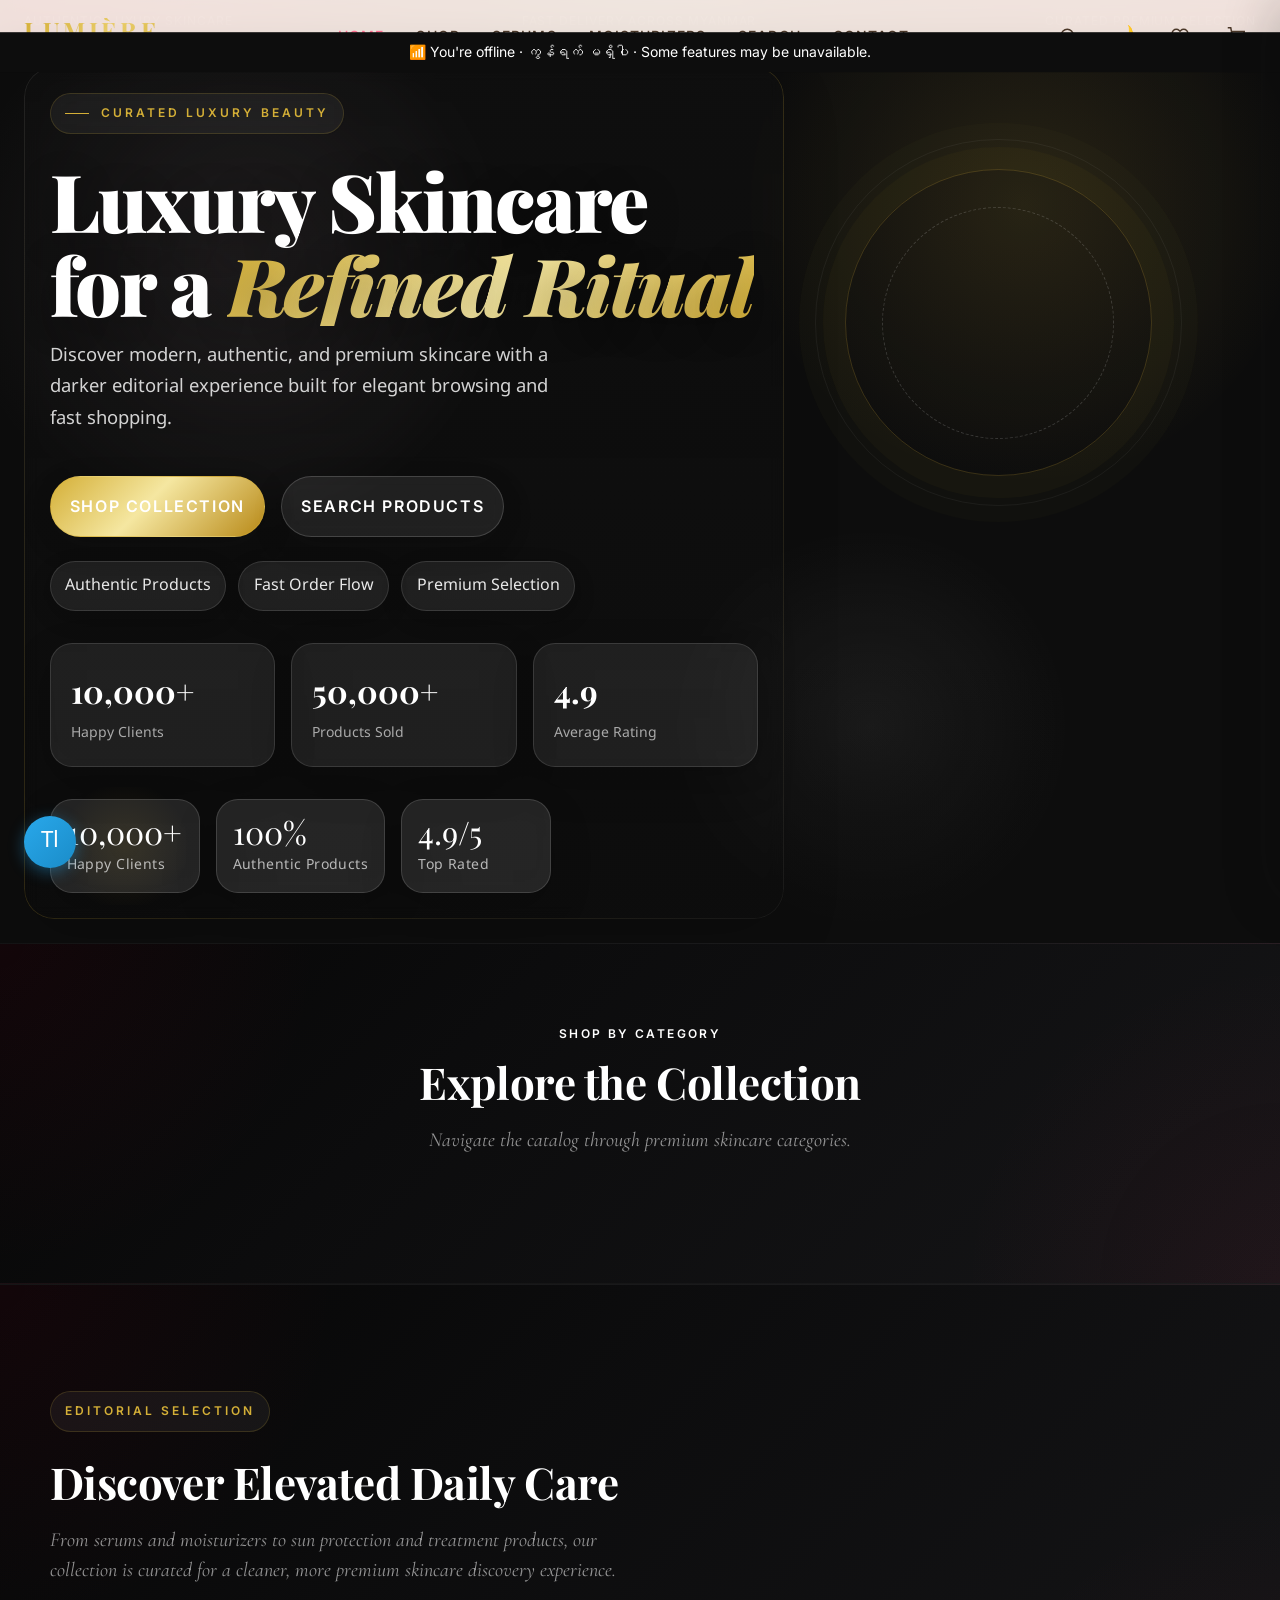
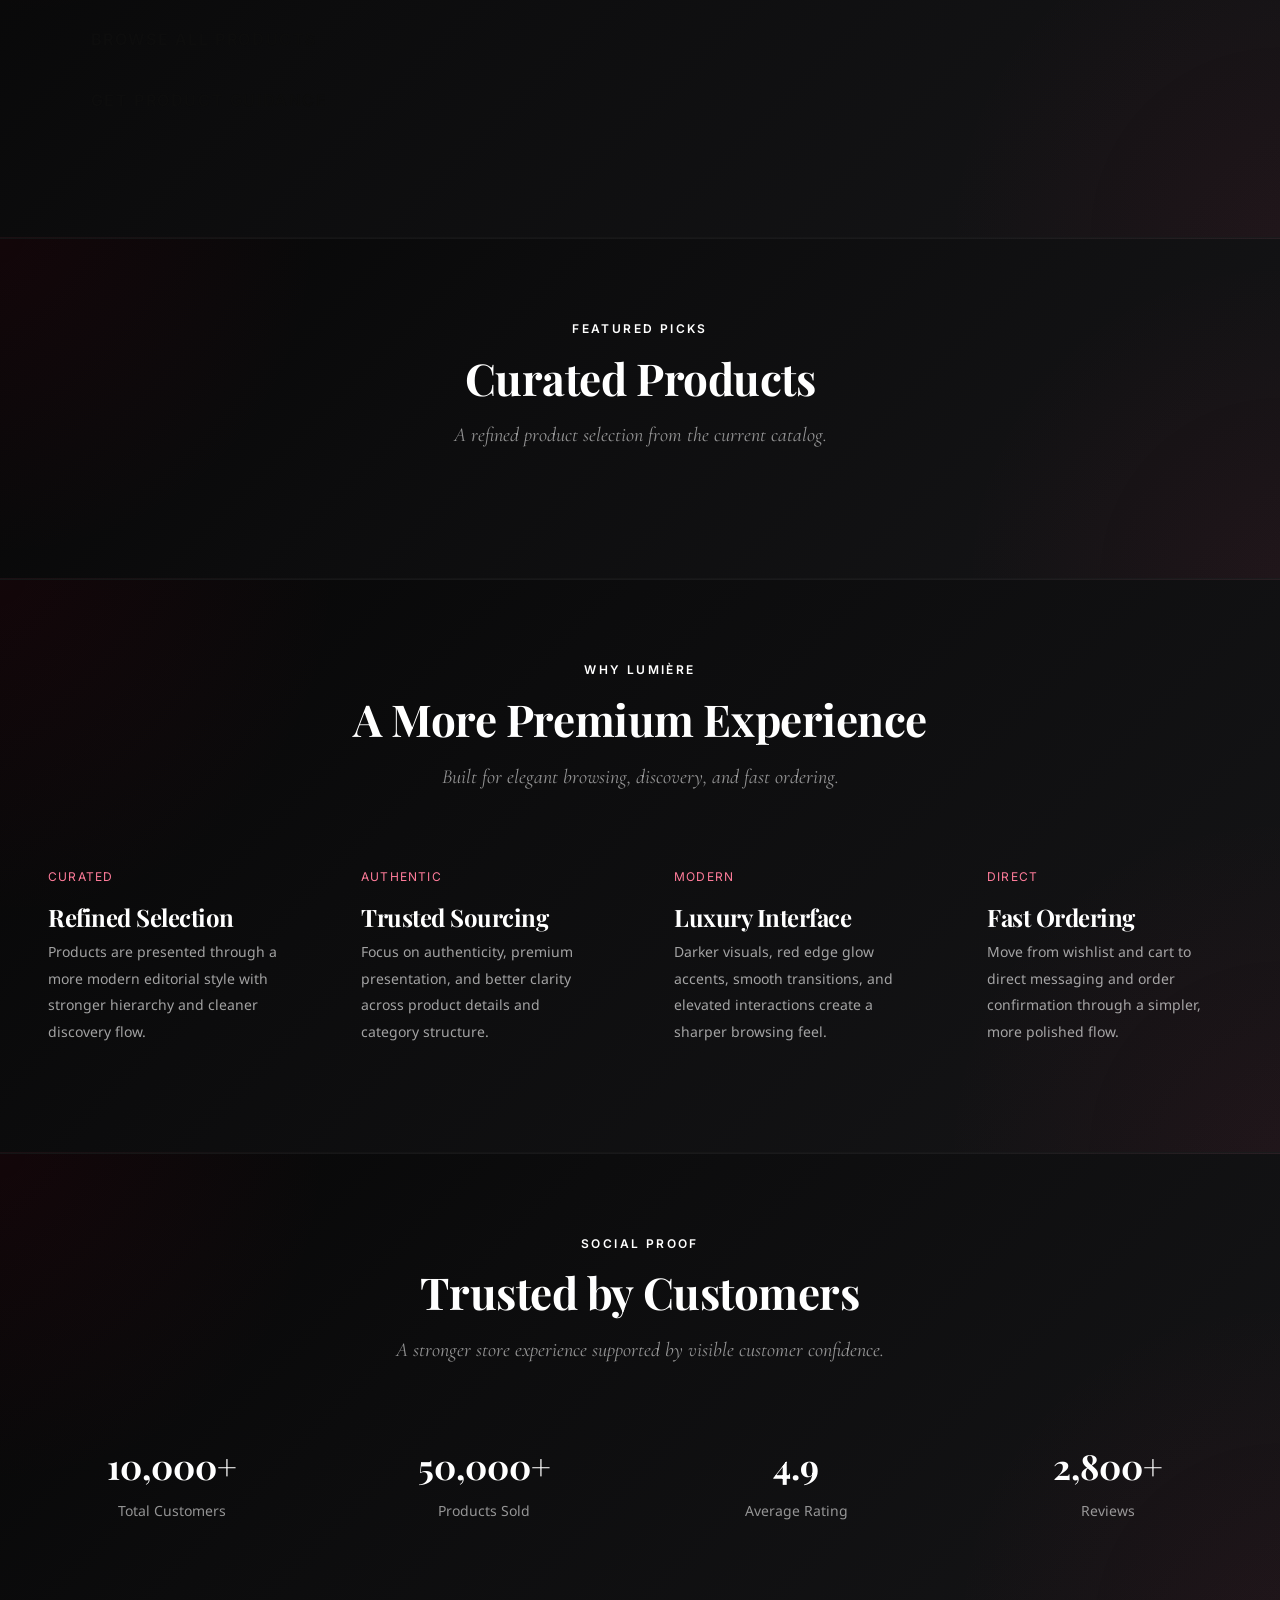
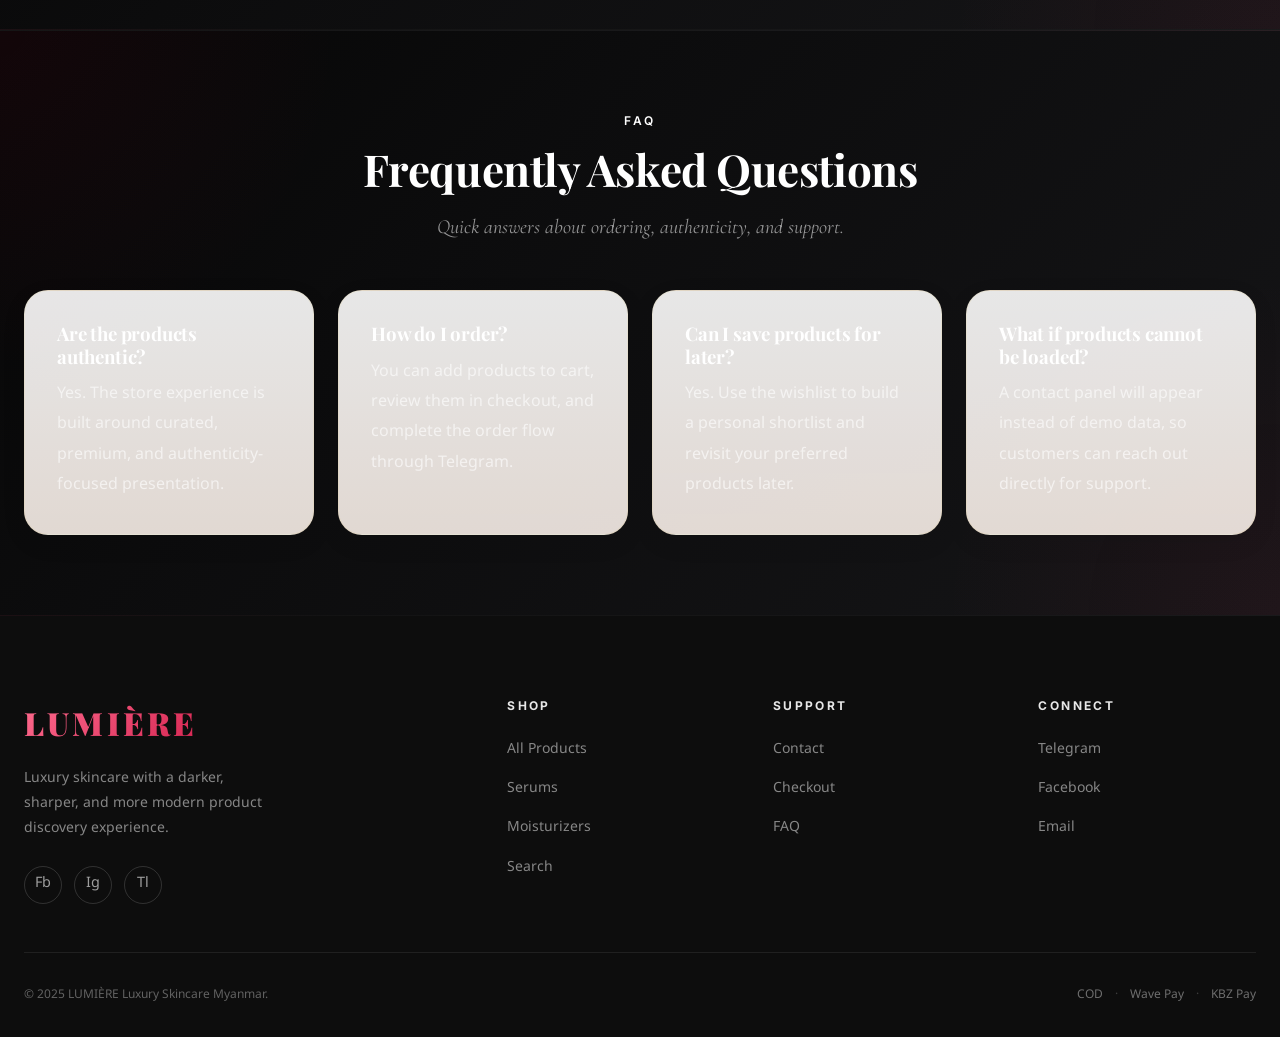
<file: index.html>
<!DOCTYPE html>
<html lang="my" data-theme="dark">
<head>
  <meta charset="UTF-8" />
  <meta name="viewport" content="width=device-width, initial-scale=1.0, viewport-fit=cover" />
  <meta name="theme-color" content="#090909" />

  <title>LUMIÈRE — Luxury Skincare Myanmar</title>
  <meta name="description" content="Luxury skincare in Myanmar with a darker, sharper, and more refined shopping experience. Explore curated collections, premium products, and fast ordering." />
  <meta name="keywords" content="luxury skincare myanmar, premium skincare, serum myanmar, authentic skincare, skincare store myanmar" />
  <link rel="canonical" href="https://yourdomain.pages.dev/" />

  <meta property="og:type" content="website" />
  <meta property="og:title" content="LUMIÈRE — Luxury Skincare Myanmar" />
  <meta property="og:description" content="Curated luxury skincare with a modern black and red editorial experience." />
  <meta property="og:image" content="assets/images/og-image.jpg" />
  <meta property="og:url" content="https://yourdomain.pages.dev/" />
  <meta property="og:site_name" content="LUMIÈRE" />

  <meta name="twitter:card" content="summary_large_image" />
  <meta name="twitter:title" content="LUMIÈRE Luxury Skincare" />
  <meta name="twitter:description" content="Luxury skincare with a refined and modern presentation." />
  <meta name="twitter:image" content="assets/images/og-image.jpg" />

  <link rel="manifest" href="manifest.json" />
  <link rel="apple-touch-icon" href="assets/icons/icon-192.png" />
  <meta name="apple-mobile-web-app-capable" content="yes" />
  <meta name="apple-mobile-web-app-status-bar-style" content="black-translucent" />
  <meta name="apple-mobile-web-app-title" content="LUMIÈRE" />

  <link rel="icon" type="image/png" href="assets/icons/favicon.png" />

  <link rel="stylesheet" href="assets/css/style.css" />
  <link rel="stylesheet" href="assets/css/animations.css" />
  <link rel="stylesheet" href="assets/css/luxury-theme.css" />

  <script>
    (function(){
      var t = localStorage.getItem('lumiere_theme') || 'dark';
      document.documentElement.setAttribute('data-theme', t);
    })();
  </script>

  <link rel="preconnect" href="https://fonts.googleapis.com" />
  <link rel="preconnect" href="https://fonts.gstatic.com" crossorigin />

  <script type="application/ld+json">
  {
    "@context": "https://schema.org",
    "@type": "Store",
    "name": "LUMIÈRE",
    "description": "Luxury skincare store in Myanmar",
    "url": "https://yourdomain.pages.dev",
    "telephone": "+959xxxxxxxxx",
    "priceRange": "$$",
    "address": { "@type": "PostalAddress", "addressCountry": "MM" }
  }
  </script>

  <style>
    .home-shell-dark {
      position: relative;
      overflow: hidden;
    }

    .home-shell-dark::before {
      content: '';
      position: fixed;
      inset: 0;
      pointer-events: none;
      z-index: -1;
      background:
        radial-gradient(circle at 0% 0%, rgba(163,0,42,0.12), transparent 24%),
        radial-gradient(circle at 100% 100%, rgba(210,31,76,0.10), transparent 24%),
        linear-gradient(135deg, #050505 0%, #090909 18%, #101012 58%, #18090E 100%);
    }

    .topbar-dark {
      position: relative;
      z-index: 20;
      border-bottom: 1px solid rgba(255,255,255,0.06);
      background:
        linear-gradient(90deg, rgba(163,0,42,0.14), rgba(255,255,255,0.03), rgba(163,0,42,0.14));
      backdrop-filter: blur(12px);
      -webkit-backdrop-filter: blur(12px);
    }

    .topbar-dark-inner {
      min-height: 42px;
      display: flex;
      align-items: center;
      justify-content: space-between;
      gap: var(--space-4);
      color: rgba(255,255,255,0.72);
      font-size: var(--text-xs);
      font-family: var(--font-ui);
      letter-spacing: 0.08em;
      text-transform: uppercase;
    }

    .hero-home-shell {
      position: relative;
    }

    .hero-home-shell .hero-content {
      max-width: 760px;
    }

    .hero-home-metrics {
      display: grid;
      grid-template-columns: repeat(3, minmax(0, 1fr));
      gap: var(--space-4);
      margin-top: var(--space-8);
    }

    .hero-home-metric {
      padding: var(--space-5);
      border-radius: 22px;
      background: rgba(255,255,255,0.08);
      border: 1px solid rgba(255,255,255,0.12);
      box-shadow: 0 16px 42px rgba(0,0,0,0.18);
      backdrop-filter: blur(14px) saturate(180%);
      -webkit-backdrop-filter: blur(14px) saturate(180%);
    }

    .hero-home-metric strong {
      display: block;
      color: white;
      font-family: var(--font-display);
      font-size: clamp(1.3rem, 2.6vw, 2rem);
      margin-bottom: 0.3rem;
    }

    .hero-home-metric span {
      display: block;
      color: rgba(255,255,255,0.62);
      font-size: var(--text-sm);
      line-height: 1.6;
    }

    .section-dark-home {
      position: relative;
      background:
        radial-gradient(circle at 0% 0%, rgba(163,0,42,0.08), transparent 24%),
        radial-gradient(circle at 100% 100%, rgba(210,31,76,0.06), transparent 24%),
        linear-gradient(135deg, #060606 0%, #0C0C0D 35%, #151517 100%);
      border-top: 1px solid rgba(255,255,255,0.04);
      border-bottom: 1px solid rgba(255,255,255,0.04);
    }

    .section-dark-home .section-title,
    .section-dark-home .eyebrow,
    .section-dark-home .section-subtitle {
      color: var(--white);
    }

    .section-dark-home .section-subtitle {
      color: rgba(255,255,255,0.56);
    }

    .home-editorial-split {
      display: grid;
      grid-template-columns: 1.05fr 0.95fr;
      gap: var(--space-10);
      align-items: center;
    }

    .home-editorial-card {
      padding: clamp(1.2rem, 2vw, 1.8rem);
      border-radius: 30px;
    }

    .home-categories-grid {
      display: grid;
      grid-template-columns: repeat(4, minmax(0, 1fr));
      gap: var(--space-5);
    }

    .home-category-card {
      min-height: 220px;
      padding: var(--space-6);
      border-radius: 28px;
      display: flex;
      flex-direction: column;
      justify-content: flex-end;
      text-decoration: none;
      border: 1px solid rgba(255,255,255,0.08);
      position: relative;
      overflow: hidden;
      box-shadow: 0 0 30px rgba(163,0,42,0.10);
      transition: transform var(--duration) var(--ease), box-shadow var(--duration) var(--ease), border-color var(--duration) var(--ease);
    }

    .home-category-card::before {
      content: '';
      position: absolute;
      inset: 0;
      background: linear-gradient(180deg, rgba(255,255,255,0.04), rgba(255,255,255,0));
      pointer-events: none;
    }

    .home-category-card:hover {
      transform: translateY(-6px);
      box-shadow: 0 20px 48px rgba(0,0,0,0.22), 0 0 36px rgba(163,0,42,0.16);
      border-color: rgba(210,31,76,0.20);
    }

    .home-category-card-title {
      position: relative;
      z-index: 1;
      font-family: var(--font-display);
      font-size: var(--text-xl);
      font-weight: 700;
      color: var(--white);
      margin-bottom: 0.35rem;
    }

    .home-category-card-meta {
      position: relative;
      z-index: 1;
      font-family: var(--font-ui);
      font-size: var(--text-xs);
      color: rgba(255,255,255,0.62);
      letter-spacing: 0.08em;
      text-transform: uppercase;
    }

    .home-feature-grid {
      display: grid;
      grid-template-columns: repeat(4, minmax(0, 1fr));
      gap: var(--space-5);
    }

    .home-feature-card {
      padding: var(--space-6);
      border-radius: 26px;
    }

    .home-feature-card h3 {
      color: var(--white);
      font-family: var(--font-display);
      font-size: var(--text-xl);
      margin-bottom: 0.6rem;
      letter-spacing: -0.02em;
    }

    .home-feature-card p {
      color: rgba(255,255,255,0.62);
      line-height: 1.9;
      font-size: var(--text-sm);
    }

    .home-feature-kicker {
      display: inline-block;
      margin-bottom: var(--space-4);
      font-family: var(--font-ui);
      font-size: var(--text-xs);
      color: #FF7C9A;
      letter-spacing: 0.1em;
      text-transform: uppercase;
    }

    .home-social-proof-row {
      display: grid;
      grid-template-columns: repeat(4, minmax(0, 1fr));
      gap: var(--space-4);
    }

    .home-proof-card {
      padding: var(--space-6);
      border-radius: 24px;
      text-align: center;
    }

    .home-proof-card strong {
      display: block;
      font-family: var(--font-display);
      font-size: clamp(1.5rem, 2.7vw, 2.2rem);
      color: var(--white);
      margin-bottom: 0.35rem;
    }

    .home-proof-card span {
      display: block;
      color: rgba(255,255,255,0.56);
      font-size: var(--text-sm);
    }

    .home-error-panel {
      display: none;
      padding: clamp(1.2rem, 2vw, 1.6rem);
      border-radius: 28px;
      background: linear-gradient(135deg, rgba(111,0,27,0.22), rgba(163,0,42,0.12));
      border: 1px solid rgba(210,31,76,0.24);
      box-shadow: 0 0 28px rgba(163,0,42,0.12);
    }

    .home-error-title {
      font-family: var(--font-display);
      font-size: var(--text-2xl);
      font-weight: 700;
      color: var(--white);
      margin-bottom: 0.5rem;
    }

    .home-error-text {
      color: rgba(255,255,255,0.68);
      line-height: 1.9;
      margin-bottom: var(--space-5);
    }

    .home-empty-grid {
      display: none;
    }

    @media (max-width: 1100px) {
      .home-editorial-split,
      .home-categories-grid,
      .home-feature-grid,
      .home-social-proof-row {
        grid-template-columns: repeat(2, minmax(0, 1fr));
      }
    }

    @media (max-width: 768px) {
      .hero-home-metrics,
      .home-editorial-split,
      .home-categories-grid,
      .home-feature-grid,
      .home-social-proof-row {
        grid-template-columns: 1fr;
      }

      .topbar-dark-inner {
        justify-content: center;
        text-align: center;
      }
    }
  </style>
</head>
<body class="page-shell-dark home-shell-dark">

  <div id="loading-screen" role="status" aria-label="Loading">
    <div class="loading-logo shimmer-text">LUMIÈRE</div>
    <div class="loading-bar-track">
      <div class="loading-bar-fill"></div>
    </div>
    <div class="loading-tagline">Luxury Skincare · Myanmar</div>
    <div class="css-particles">
      <span></span><span></span><span></span><span></span><span></span>
      <span></span><span></span><span></span><span></span><span></span>
    </div>
  </div>

  <div class="topbar-dark">
    <div class="container">
      <div class="topbar-dark-inner">
        <span>Authentic Luxury Skincare</span>
        <span>Fast Delivery Across Myanmar</span>
        <span>Curated Premium Selection</span>
      </div>
    </div>
  </div>

  <header class="navbar" role="banner">
    <div class="container">
      <div class="navbar-inner">
        <a href="index.html" class="navbar-logo" aria-label="LUMIÈRE Home">
          <span class="logo-text">LUMIÈRE</span>
          <span class="logo-sub">Luxury Skincare · MM</span>
        </a>

        <nav class="navbar-links" aria-label="Main navigation">
          <a href="index.html" style="color:#FF6C8F;">Home</a>
          <a href="category.html">Shop</a>
          <a href="category.html?cat=Serum">Serums</a>
          <a href="category.html?cat=Moisturizer">Moisturizers</a>
          <a href="search.html">Search</a>
          <a href="contact.html">Contact</a>
        </nav>

        <div class="navbar-actions">
          <button class="nav-icon-btn" data-open-search aria-label="Search">
            <svg width="18" height="18" viewBox="0 0 24 24" fill="none" stroke="currentColor" stroke-width="2">
              <circle cx="11" cy="11" r="8"></circle>
              <path d="m21 21-4.35-4.35"></path>
            </svg>
          </button>

          <button class="theme-toggle nav-icon-btn" data-toggle-theme aria-label="Toggle dark mode">
            <span data-theme-icon>◐</span>
          </button>

          <a href="wishlist.html" class="nav-icon-btn" aria-label="Wishlist">
            <svg width="18" height="18" viewBox="0 0 24 24" fill="none" stroke="currentColor" stroke-width="2">
              <path d="M20.84 4.61a5.5 5.5 0 0 0-7.78 0L12 5.67l-1.06-1.06a5.5 5.5 0 0 0-7.78 7.78l1.06 1.06L12 21.23l7.78-7.78 1.06-1.06a5.5 5.5 0 0 0 0-7.78z"></path>
            </svg>
            <span class="nav-badge" data-wishlist-badge style="display:none;">0</span>
          </a>

          <button class="nav-icon-btn" data-open-cart aria-label="Cart">
            <svg width="18" height="18" data-cart-icon viewBox="0 0 24 24" fill="none" stroke="currentColor" stroke-width="2">
              <circle cx="9" cy="21" r="1"></circle>
              <circle cx="20" cy="21" r="1"></circle>
              <path d="M1 1h4l2.68 13.39a2 2 0 0 0 2 1.61h9.72a2 2 0 0 0 2-1.61L23 6H6"></path>
            </svg>
            <span class="nav-badge" data-cart-badge style="display:none;">0</span>
          </button>

          <button class="nav-hamburger" aria-label="Open menu"><span></span><span></span><span></span></button>
        </div>
      </div>
    </div>
  </header>

  <nav class="mobile-nav" aria-label="Mobile navigation">
    <a href="index.html">Home</a>
    <a href="category.html">Shop</a>
    <a href="search.html">Search</a>
    <a href="wishlist.html">Wishlist</a>
    <a href="contact.html">Contact</a>
  </nav>

  <section class="hero hero-home-shell">
    <div class="hero-slides" id="hero-slides"></div>

    <div class="container" style="position:relative;z-index:3;">
      <div class="hero-content reveal-blur-up">
        <span class="hero-eyebrow">
          <span class="hero-eyebrow-line"></span>
          Curated Luxury Beauty
        </span>

        <h1 class="hero-title">
          Luxury Skincare for a <span class="italic">Refined Ritual</span>
        </h1>

        <p class="hero-subtitle">
          Discover modern, authentic, and premium skincare with a darker editorial experience built for elegant browsing and fast shopping.
        </p>

        <div class="hero-cta-group cta-row-modern">
          <a href="category.html" class="btn btn-red-luxe btn-lg btn-sheen">Shop Collection</a>
          <a href="search.html" class="btn btn-dark-glass btn-lg">Search Products</a>
        </div>

        <div class="hero-meta-row">
          <span class="hero-meta-pill">Authentic Products</span>
          <span class="hero-meta-pill">Fast Order Flow</span>
          <span class="hero-meta-pill">Premium Selection</span>
        </div>

        <div class="hero-home-metrics">
          <div class="hero-home-metric">
            <strong id="hero-customers-count">10,000+</strong>
            <span>Happy Clients</span>
          </div>
          <div class="hero-home-metric">
            <strong id="hero-products-sold-count">50,000+</strong>
            <span>Products Sold</span>
          </div>
          <div class="hero-home-metric">
            <strong id="hero-rating-count">4.9</strong>
            <span>Average Rating</span>
          </div>
        </div>
      </div>
    </div>
  </section>

  <section class="section section-dark-home">
    <div class="container">
      <div class="section-header reveal">
        <span class="eyebrow">Shop By Category</span>
        <h2 class="section-title">Explore the Collection</h2>
        <p class="section-subtitle">Navigate the catalog through premium skincare categories.</p>
      </div>

      <div class="home-categories-grid" id="home-categories-grid"></div>
    </div>
  </section>

  <section class="section section-dark-home">
    <div class="container">
      <div class="home-editorial-split">
        <div class="luxe-panel-dark home-editorial-card reveal-blur-up">
          <span class="hero-eyebrow">Editorial Selection</span>
          <h2 class="section-title" style="text-align:left;margin-bottom:var(--space-4);">Discover Elevated Daily Care</h2>
          <p class="section-subtitle" style="text-align:left;max-width:none;">
            From serums and moisturizers to sun protection and treatment products, our collection is curated for a cleaner, more premium skincare discovery experience.
          </p>

          <div class="cta-row-modern" style="margin-top:var(--space-6);">
            <a href="category.html" class="btn btn-red-luxe btn-lg">Browse All Products</a>
            <a href="contact.html" class="btn btn-dark-glass btn-lg">Get Product Guidance</a>
          </div>
        </div>

        <div class="luxe-panel-dark home-editorial-card reveal-clip">
          <div class="trust-badges" style="margin-bottom:var(--space-5);">
            <span class="luxe-chip-dark">Premium Curation</span>
            <span class="luxe-chip-dark">Authentic Imports</span>
            <span class="luxe-chip-dark">Modern Shopping Flow</span>
          </div>

          <div class="divider-luxe" style="margin:var(--space-6) 0;"></div>

          <p class="luxe-subtext" style="line-height:1.9;">
            The experience is designed to feel darker, sharper, and more editorial while staying fast and practical for real product discovery, wishlist saving, and ordering.
          </p>
        </div>
      </div>
    </div>
  </section>

  <section class="section section-dark-home" id="home-error-state" style="display:none;">
    <div class="container">
      <div class="home-error-panel" id="home-error-panel">
        <div class="home-error-title">Products Are Currently Unavailable</div>
        <div class="home-error-text" id="home-error-text">
          We could not load the product catalog at this time. Please contact us directly for assistance or product inquiries.
        </div>
        <div class="cta-row-modern">
          <a href="contact.html" class="btn btn-red-luxe btn-lg">Contact Us</a>
          <a href="https://t.me/your_telegram" target="_blank" rel="noopener" class="btn btn-dark-glass btn-lg">Telegram</a>
        </div>
      </div>
    </div>
  </section>

  <section class="section section-dark-home" id="featured-products-section">
    <div class="container">
      <div class="section-header reveal">
        <span class="eyebrow">Featured Picks</span>
        <h2 class="section-title">Curated Products</h2>
        <p class="section-subtitle">A refined product selection from the current catalog.</p>
      </div>

      <div class="grid-products" id="featured-products-grid" role="list"></div>
    </div>
  </section>

  <section class="section section-dark-home">
    <div class="container">
      <div class="section-header reveal">
        <span class="eyebrow">Why LUMIÈRE</span>
        <h2 class="section-title">A More Premium Experience</h2>
        <p class="section-subtitle">Built for elegant browsing, discovery, and fast ordering.</p>
      </div>

      <div class="home-feature-grid">
        <div class="luxe-panel-dark home-feature-card reveal-blur-up">
          <span class="home-feature-kicker">Curated</span>
          <h3>Refined Selection</h3>
          <p>Products are presented through a more modern editorial style with stronger hierarchy and cleaner discovery flow.</p>
        </div>

        <div class="luxe-panel-dark home-feature-card reveal-blur-up">
          <span class="home-feature-kicker">Authentic</span>
          <h3>Trusted Sourcing</h3>
          <p>Focus on authenticity, premium presentation, and better clarity across product details and category structure.</p>
        </div>

        <div class="luxe-panel-dark home-feature-card reveal-blur-up">
          <span class="home-feature-kicker">Modern</span>
          <h3>Luxury Interface</h3>
          <p>Darker visuals, red edge glow accents, smooth transitions, and elevated interactions create a sharper browsing feel.</p>
        </div>

        <div class="luxe-panel-dark home-feature-card reveal-blur-up">
          <span class="home-feature-kicker">Direct</span>
          <h3>Fast Ordering</h3>
          <p>Move from wishlist and cart to direct messaging and order confirmation through a simpler, more polished flow.</p>
        </div>
      </div>
    </div>
  </section>

  <section class="section section-dark-home">
    <div class="container">
      <div class="section-header reveal">
        <span class="eyebrow">Social Proof</span>
        <h2 class="section-title">Trusted by Customers</h2>
        <p class="section-subtitle">A stronger store experience supported by visible customer confidence.</p>
      </div>

      <div class="home-social-proof-row">
        <div class="luxe-panel-dark home-proof-card reveal-zoom-soft">
          <strong id="proof-customers">10,000+</strong>
          <span>Total Customers</span>
        </div>
        <div class="luxe-panel-dark home-proof-card reveal-zoom-soft">
          <strong id="proof-sold">50,000+</strong>
          <span>Products Sold</span>
        </div>
        <div class="luxe-panel-dark home-proof-card reveal-zoom-soft">
          <strong id="proof-rating">4.9</strong>
          <span>Average Rating</span>
        </div>
        <div class="luxe-panel-dark home-proof-card reveal-zoom-soft">
          <strong id="proof-reviews">2,800+</strong>
          <span>Reviews</span>
        </div>
      </div>
    </div>
  </section>

  <section class="section section-dark-home" id="faq">
    <div class="container">
      <div class="section-header reveal">
        <span class="eyebrow">FAQ</span>
        <h2 class="section-title">Frequently Asked Questions</h2>
        <p class="section-subtitle">Quick answers about ordering, authenticity, and support.</p>
      </div>

      <div class="features-grid-modern">
        <div class="luxe-panel-dark feature-card-modern reveal-blur-up">
          <h3 style="color:var(--white);font-family:var(--font-display);margin-bottom:0.75rem;">Are the products authentic?</h3>
          <p style="color:rgba(255,255,255,0.62);line-height:1.9;">Yes. The store experience is built around curated, premium, and authenticity-focused presentation.</p>
        </div>
        <div class="luxe-panel-dark feature-card-modern reveal-blur-up">
          <h3 style="color:var(--white);font-family:var(--font-display);margin-bottom:0.75rem;">How do I order?</h3>
          <p style="color:rgba(255,255,255,0.62);line-height:1.9;">You can add products to cart, review them in checkout, and complete the order flow through Telegram.</p>
        </div>
        <div class="luxe-panel-dark feature-card-modern reveal-blur-up">
          <h3 style="color:var(--white);font-family:var(--font-display);margin-bottom:0.75rem;">Can I save products for later?</h3>
          <p style="color:rgba(255,255,255,0.62);line-height:1.9;">Yes. Use the wishlist to build a personal shortlist and revisit your preferred products later.</p>
        </div>
        <div class="luxe-panel-dark feature-card-modern reveal-blur-up">
          <h3 style="color:var(--white);font-family:var(--font-display);margin-bottom:0.75rem;">What if products cannot be loaded?</h3>
          <p style="color:rgba(255,255,255,0.62);line-height:1.9;">A contact panel will appear instead of demo data, so customers can reach out directly for support.</p>
        </div>
      </div>
    </div>
  </section>

  <footer class="footer footer-dark-luxe" role="contentinfo">
    <div class="container">
      <div class="footer-grid">
        <div class="footer-brand">
          <div class="logo-text" style="font-family:var(--font-display);font-size:var(--text-2xl);font-weight:900;background:linear-gradient(135deg,#FF6C8F,#D21F4C,#A3002A);-webkit-background-clip:text;-webkit-text-fill-color:transparent;background-clip:text;letter-spacing:0.1em;">
            LUMIÈRE
          </div>
          <p class="footer-desc">Luxury skincare with a darker, sharper, and more modern product discovery experience.</p>
          <div class="footer-social">
            <a href="#" class="social-btn" aria-label="Facebook">Fb</a>
            <a href="#" class="social-btn" aria-label="Instagram">Ig</a>
            <a href="https://t.me/your_telegram" class="social-btn" aria-label="Telegram">Tl</a>
          </div>
        </div>

        <div>
          <div class="footer-heading">Shop</div>
          <ul class="footer-links">
            <li><a href="category.html">All Products</a></li>
            <li><a href="category.html?cat=Serum">Serums</a></li>
            <li><a href="category.html?cat=Moisturizer">Moisturizers</a></li>
            <li><a href="search.html">Search</a></li>
          </ul>
        </div>

        <div>
          <div class="footer-heading">Support</div>
          <ul class="footer-links">
            <li><a href="contact.html">Contact</a></li>
            <li><a href="checkout.html">Checkout</a></li>
            <li><a href="#faq">FAQ</a></li>
          </ul>
        </div>

        <div>
          <div class="footer-heading">Connect</div>
          <ul class="footer-links">
            <li><a href="https://t.me/your_telegram" target="_blank" rel="noopener">Telegram</a></li>
            <li><a href="https://facebook.com/yourpage" target="_blank" rel="noopener">Facebook</a></li>
            <li><a href="mailto:hello@lumiere.com.mm">Email</a></li>
          </ul>
        </div>
      </div>

      <div class="footer-bottom">
        <div class="footer-copy">© 2025 LUMIÈRE Luxury Skincare Myanmar.</div>
        <div class="footer-payments">
          <span>COD</span>
          <span style="color:rgba(255,255,255,0.2);">·</span>
          <span>Wave Pay</span>
          <span style="color:rgba(255,255,255,0.2);">·</span>
          <span>KBZ Pay</span>
        </div>
      </div>
    </div>
  </footer>

  <a href="https://t.me/your_telegram" target="_blank" rel="noopener" class="floating-telegram" aria-label="Chat on Telegram">Tl</a>
  <button class="floating-top" aria-label="Back to top">↑</button>

  <script src="assets/js/discount.js"></script>
  <script src="assets/js/cart.js"></script>
  <script src="assets/js/wishlist.js"></script>
  <script src="assets/js/products.js"></script>
  <script src="assets/js/search.js"></script>
  <script src="assets/js/app.js"></script>

  <script>
    document.addEventListener('DOMContentLoaded', async () => {
      let appConfig = {};
      try {
        const res = await fetch('/data/config.json');
        if (res.ok) appConfig = await res.json();
      } catch {}

      const socialProof = appConfig.social_proof || {};
      document.getElementById('hero-customers-count').textContent = socialProof.total_customers || '10,000+';
      document.getElementById('hero-products-sold-count').textContent = socialProof.products_sold || '50,000+';
      document.getElementById('hero-rating-count').textContent = socialProof.rating || '4.9';
      document.getElementById('proof-customers').textContent = socialProof.total_customers || '10,000+';
      document.getElementById('proof-sold').textContent = socialProof.products_sold || '50,000+';
      document.getElementById('proof-rating').textContent = socialProof.rating || '4.9';
      document.getElementById('proof-reviews').textContent = socialProof.reviews_count || '2,800+';

      const categoryStyles = {
        'Serum': 'linear-gradient(135deg,#2A0A13,#A3002A)',
        'Moisturizer': 'linear-gradient(135deg,#171717,#5B1021)',
        'Sunscreen': 'linear-gradient(135deg,#231015,#8B1633)',
        'Toner': 'linear-gradient(135deg,#111111,#6B0E24)',
        'Cleanser': 'linear-gradient(135deg,#151515,#7A102A)',
        'Mask': 'linear-gradient(135deg,#100E10,#94142F)',
        'Eye Cream': 'linear-gradient(135deg,#141414,#661021)',
        'Essence': 'linear-gradient(135deg,#1A1013,#B11838)',
        'Treatment': 'linear-gradient(135deg,#181818,#87152E)',
        'Lip': 'linear-gradient(135deg,#140A0D,#C01A45)'
      };

      function showLoadError() {
        document.getElementById('featured-products-section')?.style?.setProperty('display', 'none');
        document.getElementById('home-error-state')?.style?.setProperty('display', '');
        document.getElementById('home-error-panel')?.style?.setProperty('display', '');

        const contact = appConfig.contact || {};
        const telegramUsername = (contact.telegram_username || '@your_telegram').replace('@', '');
        const telegramLink = document.querySelector('#home-error-panel a[href*="t.me"]');
        if (telegramLink) telegramLink.href = `https://t.me/${telegramUsername}`;

        const text = document.getElementById('home-error-text');
        if (text) {
          text.textContent = 'We could not load the product catalog at this time. Please contact us directly through the contact page or Telegram for product support and ordering assistance.';
        }
      }

      function buildCategories() {
        const grid = document.getElementById('home-categories-grid');
        const cats = window.ProductsSystem?.getCategories?.() || [];
        if (!grid) return;

        if (!cats.length) {
          grid.innerHTML = '';
          return;
        }

        grid.innerHTML = cats.slice(0, 8).map(cat => {
          const bg = categoryStyles[cat] || 'linear-gradient(135deg,#141414,#8A1731)';
          const count = window.ProductsSystem?.getByCategory?.(cat)?.length || 0;
          return `
            <a href="category.html?cat=${encodeURIComponent(cat)}" class="home-category-card reveal" style="background:${bg};">
              <span class="home-category-card-title">${cat}</span>
              <span class="home-category-card-meta">${count} Products</span>
            </a>
          `;
        }).join('');
      }

      function buildFeaturedProducts() {
        const grid = document.getElementById('featured-products-grid');
        if (!grid) return;

        const all = window._productsCache || [];
        if (!all.length) {
          showLoadError();
          return;
        }

        const featured =
          window.ProductsSystem?.getTrending?.(8) ||
          window.ProductsSystem?.getPopular?.(8) ||
          all.slice(0, 8);

        if (!featured.length) {
          showLoadError();
          return;
        }

        ProductsSystem.renderProducts(grid, featured);
      }

      function waitForProducts() {
  let finished = false;

  function success() {
    if (finished) return;
    finished = true;
    buildCategories();
    buildFeaturedProducts();
    AppUtils?.initScrollReveal?.();
  }

  function fail(reason = '') {
    if (finished) return;
    finished = true;
    console.warn('[Home] Product load failed:', reason);
    showLoadError();
  }

  const readyNow = window._productsCache || [];
  if (readyNow.length) {
    success();
    return;
  }

  document.addEventListener('products:loaded-gviz', () => {
    const pool = window._productsCache || [];
    if (pool.length) success();
    else fail('GViz loaded but empty');
  }, { once: true });

  document.addEventListener('products:load-error', (e) => {
    fail(e?.detail?.reason || 'unknown');
  }, { once: true });

  let tries = 0;
  const timer = setInterval(() => {
    tries++;
    const pool = window._productsCache || [];
    const loaded = window.ProductsSystem?.isLoaded?.();

    if (pool.length) {
      clearInterval(timer);
      success();
      return;
    }

    if (loaded && !pool.length) {
      clearInterval(timer);
      fail('Loaded with empty cache');
      return;
    }

    if (tries >= 40) {
      clearInterval(timer);
      fail('Timeout');
    }
  }, 500);
}

  </script>
</body>
</html>
</file>
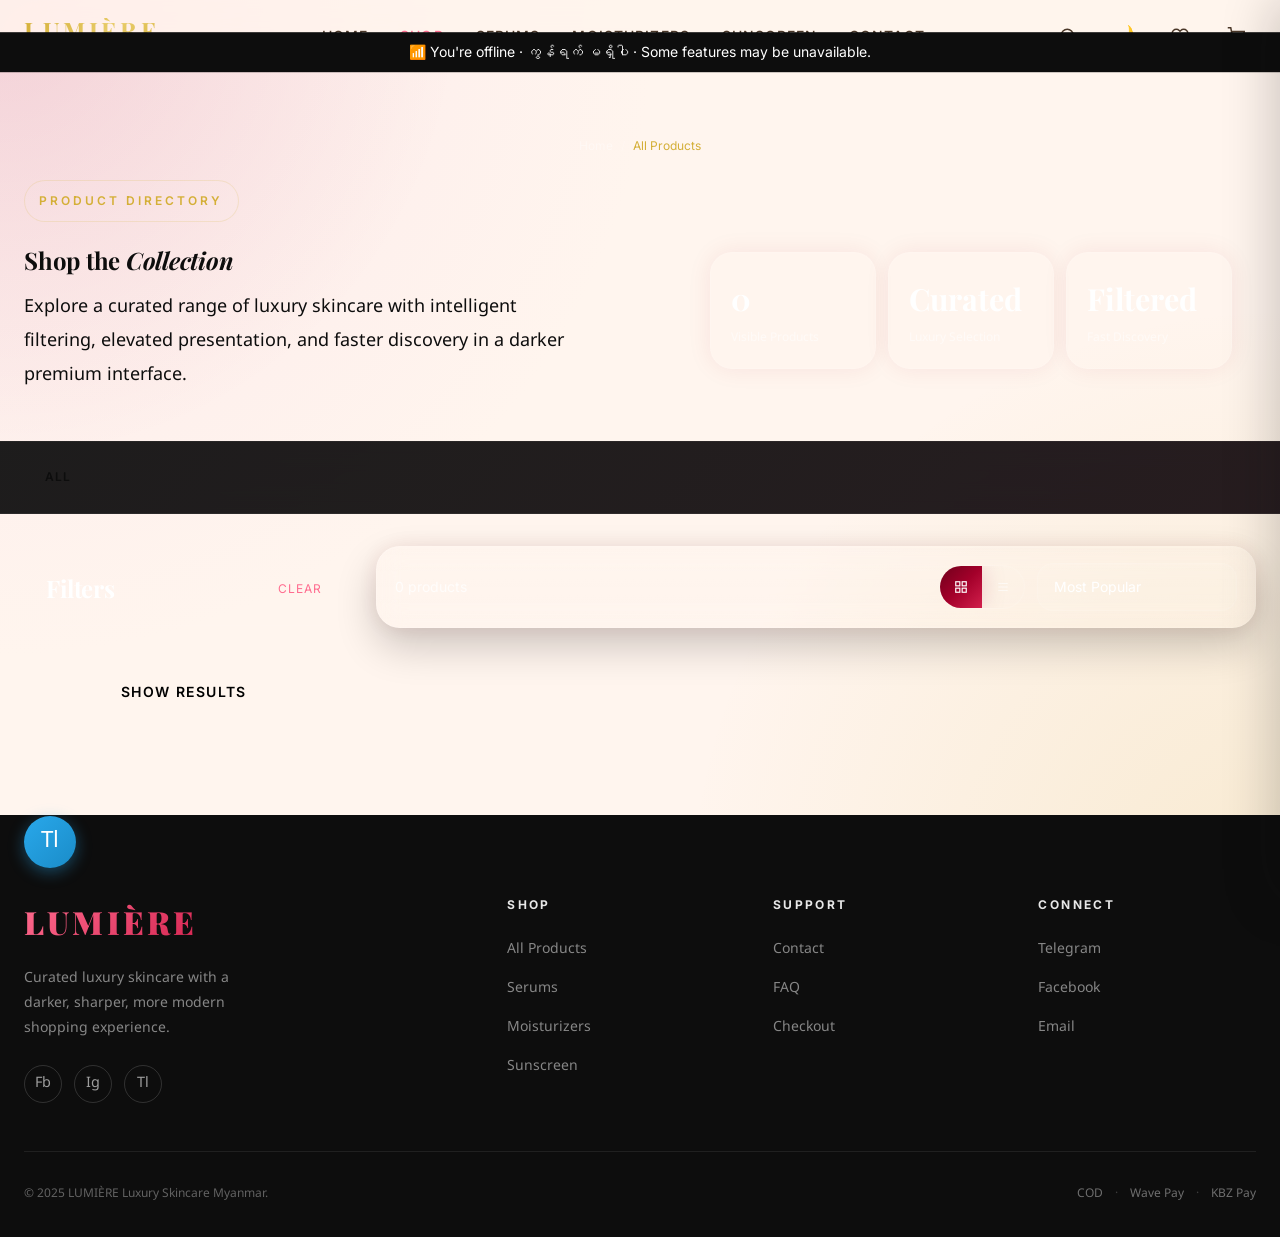
<file: category.html>
<!DOCTYPE html>
<html lang="my" data-theme="dark">
<head>
  <meta charset="UTF-8" />
  <meta name="viewport" content="width=device-width, initial-scale=1.0, viewport-fit=cover" />
  <meta name="theme-color" content="#090909" />

  <title>Shop Collection — LUMIÈRE Luxury Skincare</title>
  <meta name="description" content="Browse the full LUMIÈRE luxury skincare collection with refined filtering, premium discovery, and fast product exploration." />
  <link rel="canonical" href="https://yourdomain.pages.dev/category.html" />

  <meta property="og:title" content="Shop Collection — LUMIÈRE Luxury Skincare" />
  <meta property="og:description" content="Explore curated luxury skincare with modern filtering and refined presentation." />
  <meta property="og:image" content="assets/images/og-image.jpg" />

  <link rel="manifest" href="manifest.json" />
  <link rel="apple-touch-icon" href="assets/icons/icon-192.png" />
  <link rel="icon" href="assets/icons/favicon.png" />

  <link rel="stylesheet" href="assets/css/style.css" />
  <link rel="stylesheet" href="assets/css/animations.css" />
  <link rel="stylesheet" href="assets/css/luxury-theme.css" />

  <script>
    (function(){
      var t = localStorage.getItem('lumiere_theme') || 'dark';
      document.documentElement.setAttribute('data-theme', t);
    })();
  </script>

  <link rel="preconnect" href="https://fonts.googleapis.com" />
  <link rel="preconnect" href="https://fonts.gstatic.com" crossorigin />

  <style>
    .catalog-shell {
      position: relative;
      overflow: hidden;
    }

    .catalog-shell::before {
      content: '';
      position: absolute;
      inset: 0;
      pointer-events: none;
      background:
        radial-gradient(circle at 0% 0%, rgba(163,0,42,0.10), transparent 26%),
        radial-gradient(circle at 100% 100%, rgba(210,31,76,0.08), transparent 22%);
      opacity: 1;
    }

    .catalog-quick-nav {
      overflow-x: auto;
      scrollbar-width: none;
      border-top: 1px solid rgba(255,255,255,0.04);
      border-bottom: 1px solid rgba(255,255,255,0.06);
      background:
        linear-gradient(135deg, rgba(10,10,10,0.92), rgba(20,10,14,0.92));
      backdrop-filter: blur(12px);
      -webkit-backdrop-filter: blur(12px);
    }

    .catalog-quick-nav::-webkit-scrollbar {
      display: none;
    }

    .catalog-quick-nav-row {
      display: flex;
      gap: var(--space-2);
      padding: var(--space-4) 0;
      white-space: nowrap;
      align-items: center;
    }

    .catalog-main-grid {
      display: grid;
      grid-template-columns: 320px minmax(0, 1fr);
      gap: var(--space-8);
      align-items: start;
    }

    .catalog-sidebar {
      position: sticky;
      top: calc(var(--nav-h) + 24px);
      padding: clamp(1rem, 2vw, 1.4rem);
      border-radius: 30px;
      z-index: 5;
    }

    .catalog-sidebar-heading {
      display: flex;
      align-items: center;
      justify-content: space-between;
      gap: var(--space-4);
      margin-bottom: var(--space-5);
      padding-bottom: var(--space-4);
      border-bottom: 1px solid rgba(255,255,255,0.08);
    }

    .catalog-sidebar-title {
      font-family: var(--font-display);
      font-size: var(--text-xl);
      font-weight: 700;
      color: var(--white);
      letter-spacing: -0.02em;
    }

    .catalog-clear-btn {
      font-family: var(--font-ui);
      font-size: var(--text-xs);
      color: #FF6C8F;
      background: none;
      border: none;
      cursor: pointer;
      letter-spacing: 0.08em;
      text-transform: uppercase;
    }

    .catalog-products-wrap {
      min-width: 0;
    }

    .catalog-sortbar {
      display: flex;
      align-items: center;
      justify-content: space-between;
      gap: var(--space-4);
      flex-wrap: wrap;
      padding: 1rem 1.1rem;
      border-radius: 24px;
      margin-bottom: var(--space-5);
      background: linear-gradient(180deg, rgba(255,255,255,0.05), rgba(255,255,255,0.03));
      border: 1px solid rgba(255,255,255,0.08);
      box-shadow:
        inset 0 1px 0 rgba(255,255,255,0.04),
        0 18px 40px rgba(0,0,0,0.20),
        0 0 24px rgba(163,0,42,0.08);
      backdrop-filter: blur(14px);
      -webkit-backdrop-filter: blur(14px);
    }

    .catalog-results-count {
      color: rgba(255,255,255,0.75);
      font-size: var(--text-sm);
      font-family: var(--font-ui);
    }

    .catalog-control-group {
      display: flex;
      align-items: center;
      gap: var(--space-3);
      flex-wrap: wrap;
    }

    .catalog-view-toggle {
      display: flex;
      border: 1px solid rgba(255,255,255,0.1);
      border-radius: 999px;
      overflow: hidden;
      background: rgba(255,255,255,0.03);
    }

    .catalog-view-btn {
      width: 42px;
      height: 42px;
      display: inline-flex;
      align-items: center;
      justify-content: center;
      border: none;
      background: transparent;
      color: rgba(255,255,255,0.6);
      cursor: pointer;
      transition: all var(--duration) var(--ease);
    }

    .catalog-view-btn.active {
      background: linear-gradient(135deg, #6F001B 0%, #A3002A 50%, #D21F4C 100%);
      color: var(--white);
      box-shadow: 0 0 24px rgba(163,0,42,0.18);
    }

    .catalog-select {
      min-width: 200px;
      background: rgba(255,255,255,0.05);
      color: var(--white);
      border: 1px solid rgba(255,255,255,0.10);
      border-radius: 16px;
      padding: 0.9rem 1rem;
      font-family: var(--font-ui);
      box-shadow: inset 0 1px 0 rgba(255,255,255,0.03);
    }

    .catalog-inline-filters {
      display: none;
      margin-bottom: var(--space-4);
    }

    .catalog-inline-filters-inner {
      display: flex;
      align-items: center;
      flex-wrap: wrap;
      gap: var(--space-2);
    }

    .catalog-inline-filters-label {
      color: rgba(255,255,255,0.45);
      font-size: var(--text-xs);
      letter-spacing: 0.08em;
      text-transform: uppercase;
      font-family: var(--font-ui);
      margin-right: 0.35rem;
    }

    .catalog-filter-chip {
      display: inline-flex;
      align-items: center;
      gap: 0.45rem;
      min-height: 34px;
      padding: 0.45rem 0.8rem;
      border-radius: 999px;
      color: #FFD4DF;
      border: 1px solid rgba(210,31,76,0.24);
      background: rgba(163,0,42,0.12);
      font-size: var(--text-xs);
      font-family: var(--font-ui);
      box-shadow: 0 0 18px rgba(163,0,42,0.10);
    }

    .catalog-filter-chip button {
      border: none;
      background: transparent;
      color: inherit;
      cursor: pointer;
      padding: 0;
      font-size: 0.75rem;
      line-height: 1;
    }

    .catalog-end-message {
      display: none;
      font-family: var(--font-accent);
      font-style: italic;
      color: rgba(255,255,255,0.5);
      font-size: var(--text-lg);
    }

    .catalog-mobile-trigger {
      display: none;
    }

    .catalog-hero-panel {
      min-width: min(100%, 380px);
    }

    .catalog-stat-grid {
      display: grid;
      grid-template-columns: repeat(3, minmax(0, 1fr));
      gap: var(--space-3);
    }

    .catalog-stat-card {
      padding: var(--space-5);
      border-radius: 22px;
      background: rgba(255,255,255,0.04);
      border: 1px solid rgba(255,255,255,0.08);
      box-shadow: inset 0 1px 0 rgba(255,255,255,0.03), 0 0 24px rgba(163,0,42,0.08);
    }

    .catalog-stat-card strong {
      display: block;
      color: var(--white);
      font-family: var(--font-display);
      font-size: clamp(1.25rem, 2.5vw, 1.9rem);
      margin-bottom: 0.3rem;
    }

    .catalog-stat-card span {
      color: rgba(255,255,255,0.52);
      font-size: var(--text-xs);
      line-height: 1.6;
      display: block;
    }

    .catalog-footer-note {
      display: flex;
      justify-content: center;
      margin-top: var(--space-12);
    }

    @media (max-width: 1100px) {
      .catalog-main-grid {
        grid-template-columns: 1fr;
      }

      .catalog-sidebar {
        position: fixed;
        top: 0;
        left: 0;
        bottom: 0;
        width: min(92vw, 420px);
        border-radius: 0 28px 28px 0;
        transform: translateX(-104%);
        transition: transform 360ms var(--ease);
        overflow-y: auto;
      }

      .catalog-sidebar.open {
        transform: translateX(0);
      }

      .catalog-mobile-trigger {
        display: inline-flex;
      }
    }

    @media (max-width: 768px) {
      .catalog-sortbar {
        padding: 0.95rem;
      }

      .catalog-select {
        min-width: 0;
        width: 100%;
      }

      .catalog-control-group {
        width: 100%;
      }

      .catalog-hero-panel {
        width: 100%;
      }

      .catalog-stat-grid {
        grid-template-columns: 1fr;
      }
    }
  </style>
</head>
<body class="page-shell-dark catalog-shell">

  <div id="loading-screen" role="status" aria-label="Loading">
    <div class="loading-logo shimmer-text">LUMIÈRE</div>
    <div class="loading-bar-track"><div class="loading-bar-fill"></div></div>
  </div>

  <header class="navbar" role="banner">
    <div class="container">
      <div class="navbar-inner">
        <a href="index.html" class="navbar-logo" aria-label="LUMIÈRE Home">
          <span class="logo-text">LUMIÈRE</span>
          <span class="logo-sub">Luxury Skincare · MM</span>
        </a>

        <nav class="navbar-links" aria-label="Main navigation">
          <a href="index.html">Home</a>
          <a href="category.html" style="color:#FF6C8F;">Shop</a>
          <a href="category.html?cat=Serum">Serums</a>
          <a href="category.html?cat=Moisturizer">Moisturizers</a>
          <a href="category.html?cat=Sunscreen">Sunscreen</a>
          <a href="contact.html">Contact</a>
        </nav>

        <div class="navbar-actions">
          <button class="nav-icon-btn" data-open-search aria-label="Search">
            <svg width="18" height="18" viewBox="0 0 24 24" fill="none" stroke="currentColor" stroke-width="2">
              <circle cx="11" cy="11" r="8"></circle>
              <path d="m21 21-4.35-4.35"></path>
            </svg>
          </button>

          <button class="theme-toggle nav-icon-btn" data-toggle-theme aria-label="Toggle dark mode">
            <span data-theme-icon>◐</span>
          </button>

          <a href="wishlist.html" class="nav-icon-btn" aria-label="Wishlist">
            <svg width="18" height="18" viewBox="0 0 24 24" fill="none" stroke="currentColor" stroke-width="2">
              <path d="M20.84 4.61a5.5 5.5 0 0 0-7.78 0L12 5.67l-1.06-1.06a5.5 5.5 0 0 0-7.78 7.78l1.06 1.06L12 21.23l7.78-7.78 1.06-1.06a5.5 5.5 0 0 0 0-7.78z"></path>
            </svg>
            <span class="nav-badge" data-wishlist-badge style="display:none;">0</span>
          </a>

          <button class="nav-icon-btn" data-open-cart aria-label="Cart">
            <svg width="18" height="18" data-cart-icon viewBox="0 0 24 24" fill="none" stroke="currentColor" stroke-width="2">
              <circle cx="9" cy="21" r="1"></circle>
              <circle cx="20" cy="21" r="1"></circle>
              <path d="M1 1h4l2.68 13.39a2 2 0 0 0 2 1.61h9.72a2 2 0 0 0 2-1.61L23 6H6"></path>
            </svg>
            <span class="nav-badge" data-cart-badge style="display:none;">0</span>
          </button>

          <button class="nav-hamburger" aria-label="Open menu"><span></span><span></span><span></span></button>
        </div>
      </div>
    </div>
  </header>

  <nav class="mobile-nav" aria-label="Mobile navigation">
    <a href="index.html">Home</a>
    <a href="category.html">Shop</a>
    <a href="category.html?cat=Serum">Serums</a>
    <a href="category.html?cat=Moisturizer">Moisturizers</a>
    <a href="wishlist.html">Wishlist</a>
    <a href="contact.html">Contact</a>
  </nav>

  <section class="page-hero-dark" style="padding-top:calc(var(--nav-h) + var(--space-12));padding-bottom:var(--space-12);overflow:hidden;">
    <div class="container" style="position:relative;z-index:2;">
      <div class="breadcrumb">
        <a href="index.html">Home</a>
        <span class="breadcrumb-sep">/</span>
        <span class="breadcrumb-current" id="page-hero-category">All Products</span>
      </div>

      <div class="editorial-split" style="align-items:end;gap:var(--space-8);margin-top:var(--space-6);">
        <div class="reveal-blur-up">
          <span class="hero-eyebrow">Product Directory</span>
          <h1 class="page-title-dark" id="page-hero-title">
            Shop the <em>Collection</em>
          </h1>
          <p class="luxe-subtext" id="page-hero-sub" style="max-width:760px;margin-top:var(--space-4);font-size:var(--text-md);line-height:1.9;">
            Explore a curated range of luxury skincare with intelligent filtering, elevated presentation, and faster discovery in a darker premium interface.
          </p>
        </div>

        <div class="luxe-panel-dark radius-3xl reveal-zoom-soft catalog-hero-panel" style="padding:var(--space-6);">
          <div class="catalog-stat-grid">
            <div class="catalog-stat-card">
              <strong id="results-count-hero">0</strong>
              <span>Visible Products</span>
            </div>
            <div class="catalog-stat-card">
              <strong>Curated</strong>
              <span>Luxury Selection</span>
            </div>
            <div class="catalog-stat-card">
              <strong>Filtered</strong>
              <span>Fast Discovery</span>
            </div>
          </div>
        </div>
      </div>
    </div>
  </section>

  <div class="catalog-quick-nav">
    <div class="container">
      <div class="catalog-quick-nav-row" id="cat-quick-nav">
        <a href="category.html" class="btn btn-dark-glass btn-sm luxe-chip-dark" id="cat-all-btn">All</a>
      </div>
    </div>
  </div>

  <main style="padding-bottom:var(--space-20);">
    <div class="container" style="padding-top:var(--space-8);position:relative;z-index:2;">
      <div class="catalog-main-grid">

        <aside class="luxe-panel-dark catalog-sidebar" id="filter-sidebar" aria-label="Filters">
          <div class="catalog-sidebar-heading">
            <div class="catalog-sidebar-title">Filters</div>
            <button id="filter-clear-btn" class="catalog-clear-btn">Clear</button>
          </div>

          <div id="active-filters" style="display:none;margin-bottom:var(--space-4);">
            <div style="font-family:var(--font-ui);font-size:var(--text-xs);letter-spacing:0.1em;text-transform:uppercase;color:rgba(255,255,255,0.4);margin-bottom:var(--space-2);">
              Active Filters
            </div>
            <div id="active-filter-tags" style="display:flex;flex-wrap:wrap;gap:var(--space-2);"></div>
          </div>

          <div id="filter-sidebar-content"></div>

          <button
            id="filter-close-btn"
            class="btn btn-red-luxe w-full"
            style="margin-top:var(--space-6);display:none;"
          >Show Results</button>
        </aside>

        <div class="catalog-products-wrap">

          <div class="catalog-sortbar reveal-blur-up">
            <div class="catalog-control-group">
              <button
                id="filter-mobile-btn"
                class="btn btn-dark-glass btn-sm catalog-mobile-trigger"
                aria-label="Open filters"
              >
                Filters
                <span
                  id="active-filter-count"
                  style="display:none;background:#A3002A;color:white;border-radius:50%;width:18px;height:18px;font-size:0.6rem;font-weight:700;align-items:center;justify-content:center;margin-left:4px;"
                >0</span>
              </button>

              <div class="catalog-results-count">
                <span id="results-count">0</span> products
              </div>
            </div>

            <div class="catalog-control-group">
              <div class="catalog-view-toggle">
                <button
                  id="view-grid-btn"
                  class="catalog-view-btn active"
                  onclick="setView('grid')"
                  title="Grid view"
                  aria-label="Grid view"
                >
                  <svg width="14" height="14" viewBox="0 0 24 24" fill="none" stroke="currentColor" stroke-width="2">
                    <rect x="3" y="3" width="7" height="7"></rect>
                    <rect x="14" y="3" width="7" height="7"></rect>
                    <rect x="14" y="14" width="7" height="7"></rect>
                    <rect x="3" y="14" width="7" height="7"></rect>
                  </svg>
                </button>
                <button
                  id="view-list-btn"
                  class="catalog-view-btn"
                  onclick="setView('list')"
                  title="List view"
                  aria-label="List view"
                >
                  <svg width="14" height="14" viewBox="0 0 24 24" fill="none" stroke="currentColor" stroke-width="2">
                    <path d="M4 6h16"></path>
                    <path d="M4 12h16"></path>
                    <path d="M4 18h16"></path>
                  </svg>
                </button>
              </div>

              <label for="sort-select" class="sr-only">Sort by</label>
              <select id="sort-select" class="catalog-select sort-select" aria-label="Sort products">
                <option value="popular">Most Popular</option>
                <option value="newest">Newest First</option>
                <option value="price_asc">Price: Low to High</option>
                <option value="price_desc">Price: High to Low</option>
                <option value="rating">Top Rated</option>
                <option value="discount">Biggest Discount</option>
              </select>
            </div>
          </div>

          <div id="active-filter-chips-row" class="catalog-inline-filters">
            <div id="active-filter-chips" class="catalog-inline-filters-inner">
              <span class="catalog-inline-filters-label">Filters</span>
            </div>
          </div>

          <div class="grid-products" id="products-grid" role="list" aria-label="Products">
          </div>

          <div class="catalog-footer-note">
            <button
              id="load-more-btn"
              class="btn btn-dark-glass btn-lg"
              style="display:none;"
            >
              Load More Products
            </button>

            <div id="all-loaded-msg" class="catalog-end-message">
              You have reached the end of the collection
            </div>
          </div>
        </div>
      </div>
    </div>
  </main>

  <div id="filter-backdrop" class="overlay-backdrop" style="z-index:1100;"></div>

  <footer class="footer footer-dark-luxe" role="contentinfo">
    <div class="container">
      <div class="footer-grid">
        <div class="footer-brand">
          <div class="logo-text" style="font-family:var(--font-display);font-size:var(--text-2xl);font-weight:900;background:linear-gradient(135deg,#FF6C8F,#D21F4C,#A3002A);-webkit-background-clip:text;-webkit-text-fill-color:transparent;background-clip:text;letter-spacing:0.1em;">
            LUMIÈRE
          </div>
          <p class="footer-desc">Curated luxury skincare with a darker, sharper, more modern shopping experience.</p>
          <div class="footer-social">
            <a href="#" class="social-btn" aria-label="Facebook">Fb</a>
            <a href="#" class="social-btn" aria-label="Instagram">Ig</a>
            <a href="https://t.me/your_telegram" class="social-btn" aria-label="Telegram">Tl</a>
          </div>
        </div>

        <div>
          <div class="footer-heading">Shop</div>
          <ul class="footer-links">
            <li><a href="category.html">All Products</a></li>
            <li><a href="category.html?cat=Serum">Serums</a></li>
            <li><a href="category.html?cat=Moisturizer">Moisturizers</a></li>
            <li><a href="category.html?cat=Sunscreen">Sunscreen</a></li>
          </ul>
        </div>

        <div>
          <div class="footer-heading">Support</div>
          <ul class="footer-links">
            <li><a href="contact.html">Contact</a></li>
            <li><a href="index.html#faq">FAQ</a></li>
            <li><a href="checkout.html">Checkout</a></li>
          </ul>
        </div>

        <div>
          <div class="footer-heading">Connect</div>
          <ul class="footer-links">
            <li><a href="https://t.me/your_telegram" target="_blank" rel="noopener">Telegram</a></li>
            <li><a href="https://facebook.com/yourpage" target="_blank" rel="noopener">Facebook</a></li>
            <li><a href="mailto:hello@lumiere.com.mm">Email</a></li>
          </ul>
        </div>
      </div>

      <div class="footer-bottom">
        <div class="footer-copy">© 2025 LUMIÈRE Luxury Skincare Myanmar.</div>
        <div class="footer-payments">
          <span>COD</span>
          <span style="color:rgba(255,255,255,0.2);">·</span>
          <span>Wave Pay</span>
          <span style="color:rgba(255,255,255,0.2);">·</span>
          <span>KBZ Pay</span>
        </div>
      </div>
    </div>
  </footer>

  <a href="https://t.me/your_telegram" target="_blank" rel="noopener" class="floating-telegram" aria-label="Chat on Telegram">Tl</a>
  <button class="floating-top" aria-label="Back to top">↑</button>

  <script src="assets/js/discount.js"></script>
  <script src="assets/js/cart.js"></script>
  <script src="assets/js/wishlist.js"></script>
  <script src="assets/js/products.js"></script>
  <script src="assets/js/search.js"></script>
  <script src="assets/js/app.js"></script>

  <script>
    function setView(mode) {
      const grid = document.getElementById('products-grid');
      const gridBtn = document.getElementById('view-grid-btn');
      const listBtn = document.getElementById('view-list-btn');
      if (!grid) return;

      if (mode === 'list') {
        grid.style.gridTemplateColumns = '1fr';
        listBtn.classList.add('active');
        gridBtn.classList.remove('active');
      } else {
        grid.style.gridTemplateColumns = '';
        gridBtn.classList.add('active');
        listBtn.classList.remove('active');
      }
    }

    document.addEventListener('DOMContentLoaded', () => {
      const params = new URLSearchParams(window.location.search);
      const cat = params.get('cat') || '';
      const brand = params.get('brand') || '';
      const titleEl = document.getElementById('page-hero-title');
      const subEl = document.getElementById('page-hero-sub');
      const catEl = document.getElementById('page-hero-category');

      if (cat) {
        if (titleEl) titleEl.innerHTML = `${cat} <em>Collection</em>`;
        if (subEl) subEl.textContent = `Browse the ${cat.toLowerCase()} selection with premium filtering, elevated presentation, and faster product discovery.`;
        if (catEl) catEl.textContent = cat;
        document.title = `${cat} — LUMIÈRE Luxury Skincare`;
      } else if (brand) {
        if (titleEl) titleEl.innerHTML = `<em>${brand}</em>`;
        if (subEl) subEl.textContent = `Explore all ${brand} products with a refined luxury catalog experience.`;
        if (catEl) catEl.textContent = brand;
        document.title = `${brand} — LUMIÈRE Luxury Skincare`;
      }

      const catNav = document.getElementById('cat-quick-nav');
      if (catNav) {
        const tryBuild = () => {
          const cats = window.ProductsSystem?.getCategories() || [];
          if (!cats.length) {
            setTimeout(tryBuild, 400);
            return;
          }

          const existing = catNav.innerHTML;
          catNav.innerHTML = existing + cats.map(c => `
            <a href="category.html?cat=${encodeURIComponent(c)}"
              class="btn btn-sm luxe-chip-dark ${c === cat ? 'btn-red-luxe' : 'btn-dark-glass'}"
              style="flex-shrink:0;"
            >${c}</a>
          `).join('');
        };
        tryBuild();
      }

      document.addEventListener('change', _updateActiveFilterChips);

      document.getElementById('filter-clear-btn')?.addEventListener('click', () => {
        document.querySelectorAll('.filter-option.checked').forEach(opt => {
          opt.classList.remove('checked');
          opt.querySelector('input')?.click();
        });
        _updateActiveFilterChips();
      });

      document.getElementById('filter-backdrop')?.addEventListener('click', () => {
        document.getElementById('filter-sidebar')?.classList.remove('open');
        document.getElementById('filter-backdrop')?.classList.remove('open');
        document.body.style.overflow = '';
      });

      const closeBtn = document.getElementById('filter-close-btn');
      if (closeBtn) {
        closeBtn.style.display = '';
        closeBtn.addEventListener('click', () => {
          document.getElementById('filter-sidebar')?.classList.remove('open');
          document.getElementById('filter-backdrop')?.classList.remove('open');
          document.body.style.overflow = '';
        });
      }

      const mobileBtn = document.getElementById('filter-mobile-btn');
      mobileBtn?.addEventListener('click', () => {
        document.getElementById('filter-sidebar')?.classList.toggle('open');
        document.getElementById('filter-backdrop')?.classList.toggle('open');
        document.body.style.overflow = document.getElementById('filter-sidebar')?.classList.contains('open') ? 'hidden' : '';
      });

      setInterval(() => {
        const src = document.getElementById('results-count');
        const hero = document.getElementById('results-count-hero');
        if (src && hero) hero.textContent = src.textContent || '0';
      }, 400);
    });

    function _updateActiveFilterChips() {
      const chips = document.querySelectorAll('.filter-option.checked');
      const row = document.getElementById('active-filter-chips-row');
      const chipsEl = document.getElementById('active-filter-chips');
      const countEl = document.getElementById('active-filter-count');

      if (!row || !chipsEl) return;
      const count = chips.length;

      if (countEl) {
        countEl.textContent = count;
        countEl.style.display = count > 0 ? 'inline-flex' : 'none';
      }

      if (count === 0) {
        row.style.display = 'none';
        return;
      }

      row.style.display = '';
      const base = `<span class="catalog-inline-filters-label">Filters</span>`;
      const tags = [...chips].map(opt => {
        const label = opt.querySelector('span:not(.filter-checkbox):not(.filter-count)')?.textContent?.trim() || '';
        return `<span class="catalog-filter-chip">
          ${label}
          <button type="button" onclick="this.parentElement.remove()">×</button>
        </span>`;
      }).join('');

      chipsEl.innerHTML = base + tags + `
        <button
          onclick="document.getElementById('filter-clear-btn').click()"
          class="catalog-clear-btn"
          style="margin-left:0.4rem;"
        >
          Clear
        </button>
      `;
    }
  </script>
</body>
</html>
</file>
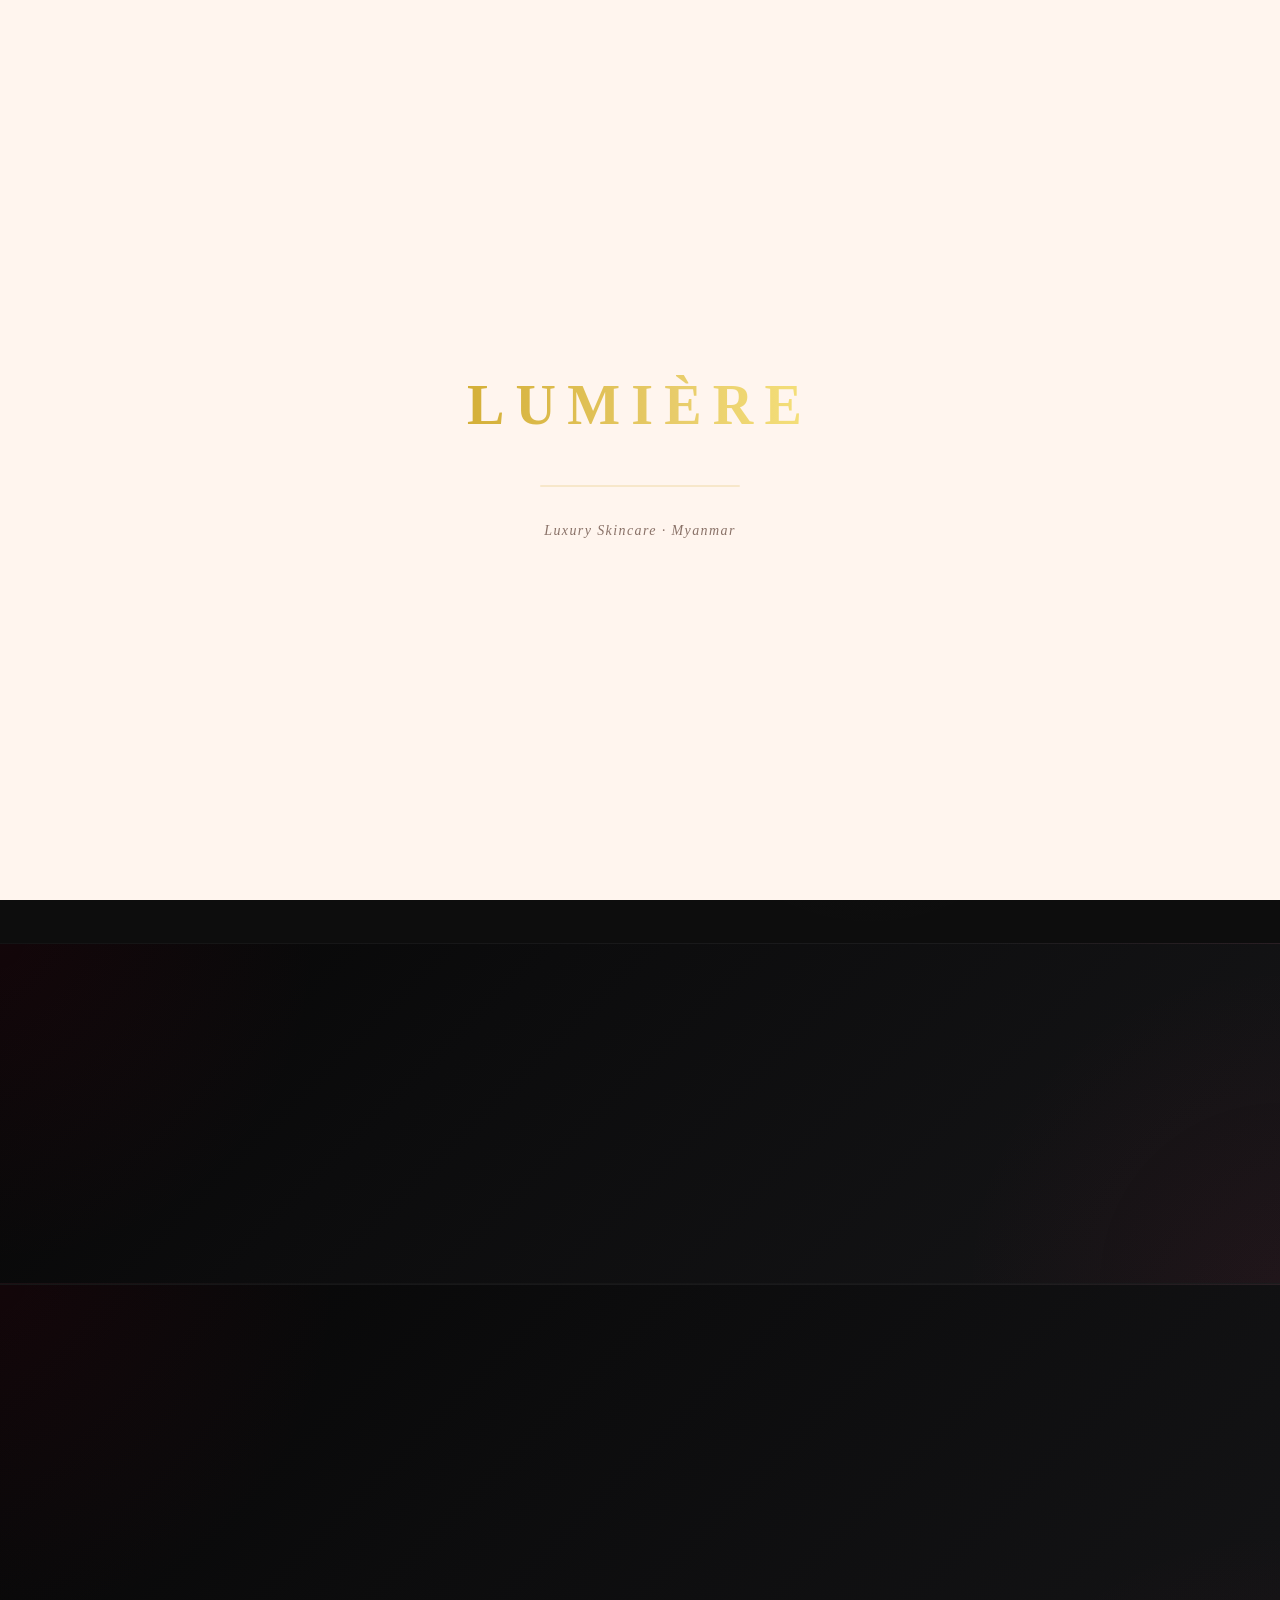
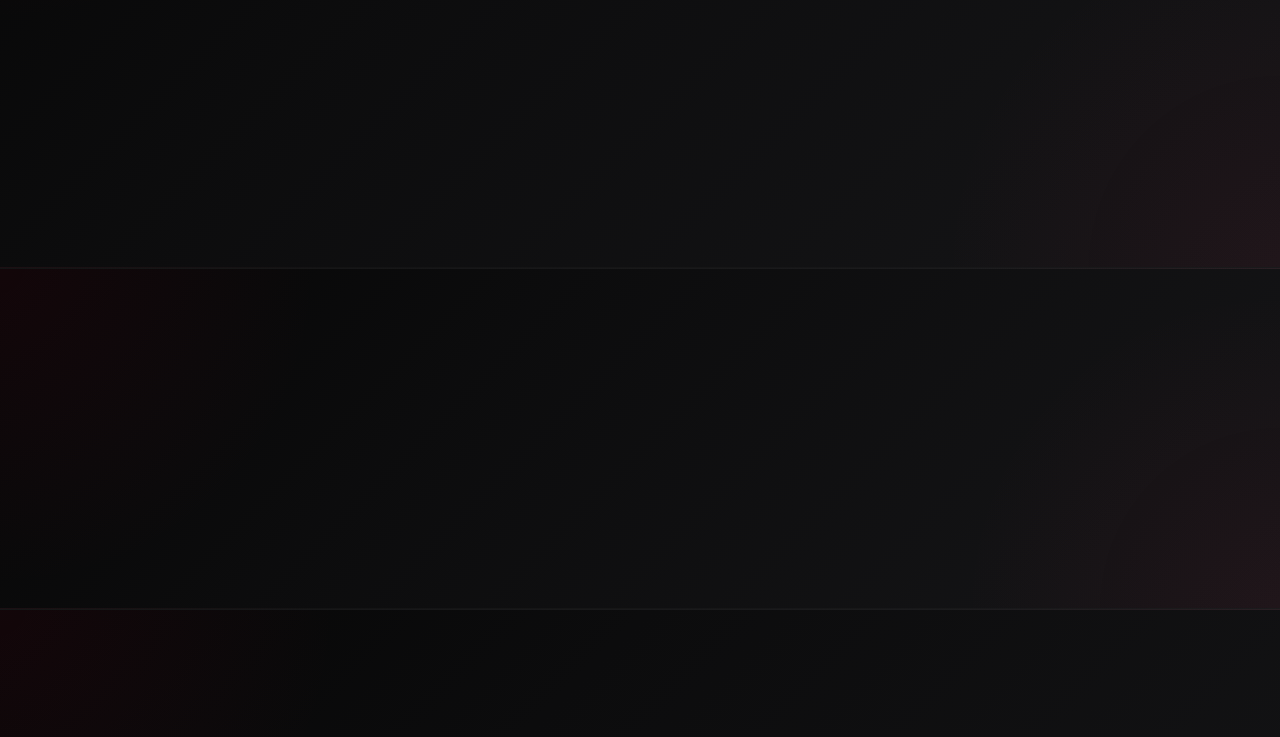
<file: checkout.html>
<!DOCTYPE html>
<html lang="my" data-theme="dark">
<head>
  <meta charset="UTF-8" />
  <meta name="viewport" content="width=device-width, initial-scale=1.0, viewport-fit=cover" />
  <meta name="theme-color" content="#090909" />

  <title>Checkout — LUMIÈRE Luxury Skincare</title>
  <meta name="description" content="Secure luxury skincare checkout at LUMIÈRE Myanmar. Review your order, select payment and place your request." />
  <meta name="robots" content="noindex" />

  <link rel="manifest" href="manifest.json" />
  <link rel="apple-touch-icon" href="assets/icons/icon-192.png" />
  <link rel="icon" href="assets/icons/favicon.png" />

  <link rel="stylesheet" href="assets/css/style.css" />
  <link rel="stylesheet" href="assets/css/animations.css" />
  <link rel="stylesheet" href="assets/css/luxury-theme.css" />

  <script>
    (function(){
      var t = localStorage.getItem('lumiere_theme') || 'dark';
      document.documentElement.setAttribute('data-theme', t);
    })();
  </script>

  <link rel="preconnect" href="https://fonts.googleapis.com" />
  <link rel="preconnect" href="https://fonts.gstatic.com" crossorigin />
</head>
<body class="page-shell-dark">

<div id="loading-screen" role="status" aria-label="Loading">
  <div class="loading-logo shimmer-text">LUMIÈRE</div>
  <div class="loading-bar-track"><div class="loading-bar-fill"></div></div>
</div>

<header class="navbar" role="banner">
  <div class="container">
    <div class="navbar-inner">
      <a href="index.html" class="navbar-logo" aria-label="LUMIÈRE Home">
        <span class="logo-text">LUMIÈRE</span>
        <span class="logo-sub">Luxury Skincare · MM</span>
      </a>

      <nav class="navbar-links" aria-label="Main navigation">
        <a href="index.html">Home</a>
        <a href="category.html">Shop</a>
        <a href="search.html">Search</a>
        <a href="wishlist.html">Wishlist</a>
        <a href="contact.html">Contact</a>
      </nav>

      <div class="navbar-actions">
        <button class="nav-icon-btn" data-open-search aria-label="Search">
          <svg width="18" height="18" viewBox="0 0 24 24" fill="none" stroke="currentColor" stroke-width="2"><circle cx="11" cy="11" r="8"/><path d="m21 21-4.35-4.35"/></svg>
        </button>
        <button class="theme-toggle nav-icon-btn" data-toggle-theme aria-label="Toggle theme">
          <span data-theme-icon>◐</span>
        </button>
        <a href="wishlist.html" class="nav-icon-btn" aria-label="Wishlist">
          <svg width="18" height="18" viewBox="0 0 24 24" fill="none" stroke="currentColor" stroke-width="2"><path d="M20.84 4.61a5.5 5.5 0 0 0-7.78 0L12 5.67l-1.06-1.06a5.5 5.5 0 0 0-7.78 7.78l1.06 1.06L12 21.23l7.78-7.78 1.06-1.06a5.5 5.5 0 0 0 0-7.78z"/></svg>
          <span class="nav-badge" data-wishlist-badge style="display:none;">0</span>
        </a>
        <button class="nav-icon-btn" data-open-cart aria-label="Cart">
          <svg width="18" height="18" data-cart-icon viewBox="0 0 24 24" fill="none" stroke="currentColor" stroke-width="2"><circle cx="9" cy="21" r="1"/><circle cx="20" cy="21" r="1"/><path d="M1 1h4l2.68 13.39a2 2 0 0 0 2 1.61h9.72a2 2 0 0 0 2-1.61L23 6H6"/></svg>
          <span class="nav-badge" data-cart-badge style="display:none;">0</span>
        </button>
        <button class="nav-hamburger" aria-label="Open menu"><span></span><span></span><span></span></button>
      </div>
    </div>
  </div>
</header>

<nav class="mobile-nav" aria-label="Mobile navigation">
  <a href="index.html">Home</a>
  <a href="category.html">Shop</a>
  <a href="search.html">Search</a>
  <a href="wishlist.html">Wishlist</a>
  <a href="contact.html">Contact</a>
</nav>

<section class="page-hero-dark" style="padding-top:calc(var(--nav-h) + var(--space-12));padding-bottom:var(--space-12);overflow:hidden;">
  <div class="container" style="position:relative;z-index:2;">
    <nav class="breadcrumb" aria-label="Breadcrumb">
      <a href="index.html">Home</a>
      <span class="breadcrumb-sep">/</span>
      <span class="breadcrumb-current">Checkout</span>
    </nav>

    <div class="editorial-split" style="align-items:end;gap:var(--space-8);margin-top:var(--space-6);">
      <div class="reveal-blur-up">
        <span class="hero-eyebrow">Secure Checkout</span>
        <h1 class="page-title-dark">Confirm Your <em>Order</em></h1>
        <p class="luxe-subtext" style="max-width:720px;margin-top:var(--space-4);font-size:var(--text-md);line-height:1.9;">
          Review your selected products, provide delivery details, choose your payment method, and place your order request with a refined, fast checkout experience.
        </p>
      </div>

      <div class="luxe-panel-dark radius-3xl reveal-zoom-soft" style="padding:var(--space-6);">
        <div class="stat-grid-dark">
          <div class="stat-block-dark">
            <strong>Secure</strong>
            <span>Protected order handling</span>
          </div>
          <div class="stat-block-dark">
            <strong>Fast</strong>
            <span>Telegram order confirmation</span>
          </div>
          <div class="stat-block-dark">
            <strong>Flexible</strong>
            <span>COD and digital payment</span>
          </div>
        </div>
      </div>
    </div>
  </div>
</section>

<main style="padding:var(--space-12) 0 var(--space-20);">
  <div class="container">
    <div style="display:grid;grid-template-columns:minmax(0,1.1fr) 420px;gap:var(--space-8);align-items:start;">

      <section class="luxe-panel-dark radius-3xl reveal-blur-up" style="padding:clamp(1.25rem,2.4vw,2rem);">
        <div style="display:flex;align-items:center;justify-content:space-between;gap:var(--space-4);margin-bottom:var(--space-6);padding-bottom:var(--space-4);border-bottom:1px solid rgba(255,255,255,0.08);">
          <div>
            <div class="luxe-heading" style="font-family:var(--font-display);font-size:var(--text-2xl);font-weight:700;">Delivery Information</div>
            <div class="luxe-muted" style="margin-top:0.35rem;font-size:var(--text-sm);">Please complete your details carefully for a smooth order process.</div>
          </div>
          <a href="category.html" class="btn btn-dark-glass btn-sm">Continue Shopping</a>
        </div>

        <form id="checkout-form" novalidate>
          <div style="display:grid;grid-template-columns:1fr 1fr;gap:var(--space-4);margin-bottom:var(--space-4);">
            <div>
              <label for="checkout-name" style="display:block;margin-bottom:0.55rem;color:var(--white);font-size:var(--text-sm);">Full Name</label>
              <input id="checkout-name" name="name" class="input-luxe luxe-input-dark" type="text" required placeholder="Enter your full name" />
            </div>
            <div>
              <label for="checkout-phone" style="display:block;margin-bottom:0.55rem;color:var(--white);font-size:var(--text-sm);">Phone Number</label>
              <input id="checkout-phone" name="phone" class="input-luxe luxe-input-dark" type="tel" required placeholder="09xxxxxxxxx" />
            </div>
          </div>

          <div style="display:grid;grid-template-columns:1fr 1fr;gap:var(--space-4);margin-bottom:var(--space-4);">
            <div>
              <label for="checkout-township" style="display:block;margin-bottom:0.55rem;color:var(--white);font-size:var(--text-sm);">Township</label>
              <input id="checkout-township" name="township" class="input-luxe luxe-input-dark" type="text" placeholder="Township / Area" />
            </div>
            <div>
              <label for="checkout-email" style="display:block;margin-bottom:0.55rem;color:var(--white);font-size:var(--text-sm);">Email</label>
              <input id="checkout-email" name="email" class="input-luxe luxe-input-dark" type="email" placeholder="Email address (optional)" />
            </div>
          </div>

          <div style="margin-bottom:var(--space-4);">
            <label for="checkout-address" style="display:block;margin-bottom:0.55rem;color:var(--white);font-size:var(--text-sm);">Delivery Address</label>
            <textarea id="checkout-address" name="address" class="input-luxe luxe-input-dark" rows="5" required placeholder="Building / street / block / detailed address"></textarea>
          </div>

          <div style="margin-bottom:var(--space-6);">
            <label for="checkout-note" style="display:block;margin-bottom:0.55rem;color:var(--white);font-size:var(--text-sm);">Order Note</label>
            <textarea id="checkout-note" name="note" class="input-luxe luxe-input-dark" rows="4" placeholder="Delivery notes, landmark, preferred contact time, or special request"></textarea>
          </div>

          <div class="luxe-panel-dark luxe-outline-red radius-2xl" style="padding:var(--space-5);margin-bottom:var(--space-6);">
            <div class="luxe-heading" style="font-family:var(--font-display);font-size:var(--text-xl);font-weight:700;margin-bottom:var(--space-4);">Payment Method</div>
            <div style="display:grid;gap:var(--space-3);">
              <label class="luxe-chip-dark" style="justify-content:space-between;padding:1rem 1rem;">
                <span>Cash on Delivery</span>
                <input type="radio" name="paymentMethod" value="Cash on Delivery" checked />
              </label>
              <label class="luxe-chip-dark" style="justify-content:space-between;padding:1rem 1rem;">
                <span>Wave Pay</span>
                <input type="radio" name="paymentMethod" value="Wave Pay" />
              </label>
              <label class="luxe-chip-dark" style="justify-content:space-between;padding:1rem 1rem;">
                <span>KBZ Pay</span>
                <input type="radio" name="paymentMethod" value="KBZ Pay" />
              </label>
              <label class="luxe-chip-dark" style="justify-content:space-between;padding:1rem 1rem;">
                <span>Bank Transfer</span>
                <input type="radio" name="paymentMethod" value="Bank Transfer" />
              </label>
            </div>
          </div>

          <div class="cta-row-modern">
            <button type="submit" class="btn btn-red-luxe btn-lg btn-sheen">Place Order</button>
            <button type="button" class="btn btn-dark-glass btn-lg" id="checkout-telegram-preview-btn">Preview Telegram Message</button>
          </div>
        </form>
      </section>

      <aside class="luxe-panel-dark radius-3xl reveal-clip" style="padding:clamp(1.2rem,2vw,1.8rem);position:sticky;top:calc(var(--nav-h) + 24px);">
        <div style="display:flex;align-items:center;justify-content:space-between;gap:var(--space-4);margin-bottom:var(--space-5);padding-bottom:var(--space-4);border-bottom:1px solid rgba(255,255,255,0.08);">
          <div class="luxe-heading" style="font-family:var(--font-display);font-size:var(--text-2xl);font-weight:700;">Order Summary</div>
          <span class="luxe-chip-dark"><span id="checkout-summary-count">0</span> Items</span>
        </div>

        <div id="checkout-cart-items" style="display:grid;gap:var(--space-3);margin-bottom:var(--space-5);">
          <!-- populated by JS -->
        </div>

        <div class="luxe-panel-dark radius-2xl" style="padding:var(--space-5);margin-bottom:var(--space-5);">
          <label for="checkout-promo" style="display:block;margin-bottom:0.55rem;color:var(--white);font-size:var(--text-sm);">Promo Code</label>
          <div style="display:flex;gap:var(--space-3);">
            <input id="checkout-promo" class="input-luxe luxe-input-dark" type="text" placeholder="Enter promo code" />
            <button class="btn btn-dark-glass" id="checkout-promo-btn" type="button">Apply</button>
          </div>
          <div id="checkout-promo-msg" class="luxe-muted" style="margin-top:0.75rem;font-size:var(--text-sm);"></div>
        </div>

        <div class="luxe-panel-dark radius-2xl" style="padding:var(--space-5);">
          <div style="display:grid;gap:0.85rem;">
            <div style="display:flex;justify-content:space-between;gap:var(--space-4);">
              <span class="luxe-muted">Subtotal</span>
              <strong id="checkout-subtotal" style="color:var(--white);font-weight:600;">—</strong>
            </div>
            <div style="display:flex;justify-content:space-between;gap:var(--space-4);">
              <span class="luxe-muted">Promo Discount</span>
              <strong id="checkout-discount" style="color:#FF6C8F;font-weight:600;">—</strong>
            </div>
            <div style="display:flex;justify-content:space-between;gap:var(--space-4);">
              <span class="luxe-muted">Shipping</span>
              <strong id="checkout-shipping" style="color:var(--white);font-weight:600;">—</strong>
            </div>
            <div style="height:1px;background:rgba(255,255,255,0.08);margin:0.35rem 0;"></div>
            <div style="display:flex;justify-content:space-between;gap:var(--space-4);align-items:end;">
              <span class="luxe-heading" style="font-family:var(--font-display);font-size:var(--text-xl);font-weight:700;">Total</span>
              <strong id="checkout-total" style="color:var(--white);font-family:var(--font-display);font-size:var(--text-2xl);font-weight:800;">—</strong>
            </div>
            <div id="checkout-free-shipping-note" class="luxe-muted" style="font-size:var(--text-sm);"></div>
          </div>
        </div>
      </aside>
    </div>
  </div>
</main>

<footer class="footer footer-dark-luxe" role="contentinfo">
  <div class="container">
    <div class="footer-grid">
      <div class="footer-brand">
        <div class="logo-text" style="font-family:var(--font-display);font-size:var(--text-2xl);font-weight:900;background:linear-gradient(135deg,#FF6C8F,#D21F4C,#A3002A);-webkit-background-clip:text;-webkit-text-fill-color:transparent;background-clip:text;letter-spacing:0.1em;">LUMIÈRE</div>
        <p class="footer-desc">Refined luxury skincare with a darker, more modern shopping experience.</p>
        <div class="footer-social">
          <a href="#" class="social-btn" aria-label="Facebook">Fb</a>
          <a href="#" class="social-btn" aria-label="Instagram">Ig</a>
          <a href="https://t.me/your_telegram" class="social-btn" aria-label="Telegram">Tl</a>
        </div>
      </div>
      <div>
        <div class="footer-heading">Shop</div>
        <ul class="footer-links">
          <li><a href="category.html">All Products</a></li>
          <li><a href="search.html">Search</a></li>
          <li><a href="wishlist.html">Wishlist</a></li>
        </ul>
      </div>
      <div>
        <div class="footer-heading">Support</div>
        <ul class="footer-links">
          <li><a href="contact.html">Contact</a></li>
          <li><a href="index.html#faq">FAQ</a></li>
          <li><a href="category.html">Shipping</a></li>
        </ul>
      </div>
      <div>
        <div class="footer-heading">Payment</div>
        <div class="footer-payments" style="display:flex;flex-wrap:wrap;gap:0.6rem;">
          <span class="luxe-chip-dark">COD</span>
          <span class="luxe-chip-dark">Wave Pay</span>
          <span class="luxe-chip-dark">KBZ Pay</span>
        </div>
      </div>
    </div>
    <div class="footer-bottom">
      <div class="footer-copy">© 2025 LUMIÈRE Luxury Skincare Myanmar.</div>
    </div>
  </div>
</footer>

<a href="https://t.me/your_telegram" target="_blank" rel="noopener" class="floating-telegram" aria-label="Chat on Telegram">Tl</a>
<button class="floating-top" aria-label="Back to top">↑</button>

<script src="assets/js/discount.js"></script>
<script src="assets/js/cart.js"></script>
<script src="assets/js/wishlist.js"></script>
<script src="assets/js/products.js"></script>
<script src="assets/js/search.js"></script>
<script src="assets/js/app.js"></script>

<script>
document.addEventListener('DOMContentLoaded', () => {
  const itemsWrap = document.getElementById('checkout-cart-items');
  const form = document.getElementById('checkout-form');
  const promoInput = document.getElementById('checkout-promo');
  const promoBtn = document.getElementById('checkout-promo-btn');
  const promoMsg = document.getElementById('checkout-promo-msg');

  let activePromo = '';

  function getTotals() {
    return window.DiscountSystem?.calculateOrderTotal(
      window.CartSystem?.getItems?.() || [],
      window._appConfig || {},
      activePromo
    );
  }

  function renderSummary() {
    const cartItems = window.CartSystem?.getItems?.() || [];
    const totals = getTotals();

    document.getElementById('checkout-summary-count').textContent = cartItems.reduce((n, i) => n + (i.quantity || 0), 0);

    if (itemsWrap) {
      if (!cartItems.length) {
        itemsWrap.innerHTML = `
          <div class="luxe-panel-dark radius-2xl" style="padding:var(--space-5);text-align:center;">
            <div class="luxe-heading" style="font-family:var(--font-display);font-size:var(--text-xl);margin-bottom:0.5rem;">Your cart is empty</div>
            <div class="luxe-muted" style="margin-bottom:var(--space-4);">Add products before continuing to checkout.</div>
            <a href="category.html" class="btn btn-red-luxe">Browse Products</a>
          </div>
        `;
      } else {
        itemsWrap.innerHTML = cartItems.map(item => {
          const product = item.product || {};
          const priceInfo = DiscountSystem.calculatePrice(product);
          const img = product.image1 || 'assets/images/placeholder.jpg';

          return `
            <div class="luxe-panel-dark radius-2xl" style="padding:var(--space-4);display:grid;grid-template-columns:72px 1fr;gap:var(--space-4);align-items:start;">
              <div style="width:72px;height:88px;border-radius:16px;overflow:hidden;background:rgba(255,255,255,0.04);">
                <img src="${img}" alt="${product.name_en || ''}" style="width:100%;height:100%;object-fit:cover;" onerror="this.src='assets/images/placeholder.jpg'" />
              </div>
              <div>
                <div style="color:var(--white);font-weight:600;line-height:1.5;">${product.name_en || product.name_mm || 'Product'}</div>
                <div class="luxe-muted" style="font-size:var(--text-xs);margin-top:0.25rem;">${product.brand || ''} ${product.product_code ? '· ' + product.product_code : ''}</div>
                <div style="display:flex;align-items:center;justify-content:space-between;gap:var(--space-3);margin-top:var(--space-3);">
                  <span class="luxe-chip-dark">Qty ${item.quantity}</span>
                  <strong style="color:var(--white);">${DiscountSystem.formatPrice(priceInfo.final * item.quantity)}</strong>
                </div>
              </div>
            </div>
          `;
        }).join('');
      }
    }

    document.getElementById('checkout-subtotal').textContent = totals?.subtotalFormatted || '—';
    document.getElementById('checkout-discount').textContent = totals?.promoDiscountFormatted || 'K 0';
    document.getElementById('checkout-shipping').textContent = totals?.shippingFormatted || '—';
    document.getElementById('checkout-total').textContent = totals?.totalFormatted || '—';

    const note = document.getElementById('checkout-free-shipping-note');
    if (note && totals) {
      if (totals.freeShippingMet) {
        note.textContent = 'Free shipping threshold reached.';
      } else {
        note.textContent = `Add ${DiscountSystem.formatPrice(totals.freeShippingRemaining)} more to qualify for free shipping.`;
      }
    }
  }

  function applyPromo() {
    activePromo = (promoInput?.value || '').trim();
    const totals = getTotals();
    if (!promoMsg) return;
    promoMsg.textContent = totals?.promoMessage || totals?.promoMessageMM || '';
    promoMsg.style.color = totals?.promoValid ? '#FFB4C5' : 'rgba(255,255,255,0.56)';
    renderSummary();
  }

  promoBtn?.addEventListener('click', applyPromo);
  promoInput?.addEventListener('keydown', (e) => {
    if (e.key === 'Enter') {
      e.preventDefault();
      applyPromo();
    }
  });

  form?.addEventListener('submit', (e) => {
    e.preventDefault();

    const cartItems = window.CartSystem?.getItems?.() || [];
    if (!cartItems.length) {
      AppUtils?.showToast?.('Your cart is empty.', 'warning');
      return;
    }

    const name = document.getElementById('checkout-name')?.value?.trim();
    const phone = document.getElementById('checkout-phone')?.value?.trim();
    const township = document.getElementById('checkout-township')?.value?.trim();
    const email = document.getElementById('checkout-email')?.value?.trim();
    const address = document.getElementById('checkout-address')?.value?.trim();
    const note = document.getElementById('checkout-note')?.value?.trim();
    const paymentMethod = document.querySelector('input[name="paymentMethod"]:checked')?.value || 'Cash on Delivery';

    if (!name || !phone || !address) {
      AppUtils?.showToast?.('Please complete all required fields.', 'error');
      return;
    }

    const totals = getTotals();

    const orderData = {
      name,
      phone,
      township,
      address: email ? `${address} | Email: ${email}` : address,
      note,
      paymentMethod
    };

    const url = DiscountSystem.buildTelegramOrderURL(orderData, totals, window._appConfig || {});
    window.open(url, '_blank');

    if (window._appConfig?.features?.confetti_on_order !== false) {
      AppUtils?.launchConfetti?.(60);
    }

    AppUtils?.showToast?.('Order request opened in Telegram.', 'success');
  });

  document.getElementById('checkout-telegram-preview-btn')?.addEventListener('click', () => {
    const totals = getTotals();
    if (!totals?.lines?.length) {
      AppUtils?.showToast?.('Your cart is empty.', 'warning');
      return;
    }
    AppUtils?.showToast?.('Your checkout summary is ready for Telegram order submission.', 'info');
  });

  function waitForConfig() {
    if (window.CartSystem && window.DiscountSystem) {
      window._appConfig = window._appConfig || {};
      renderSummary();
      CartSystem.onChange?.(renderSummary);
      return;
    }
    setTimeout(waitForConfig, 300);
  }

  waitForConfig();
});
</script>
</body>
</html>
</file>
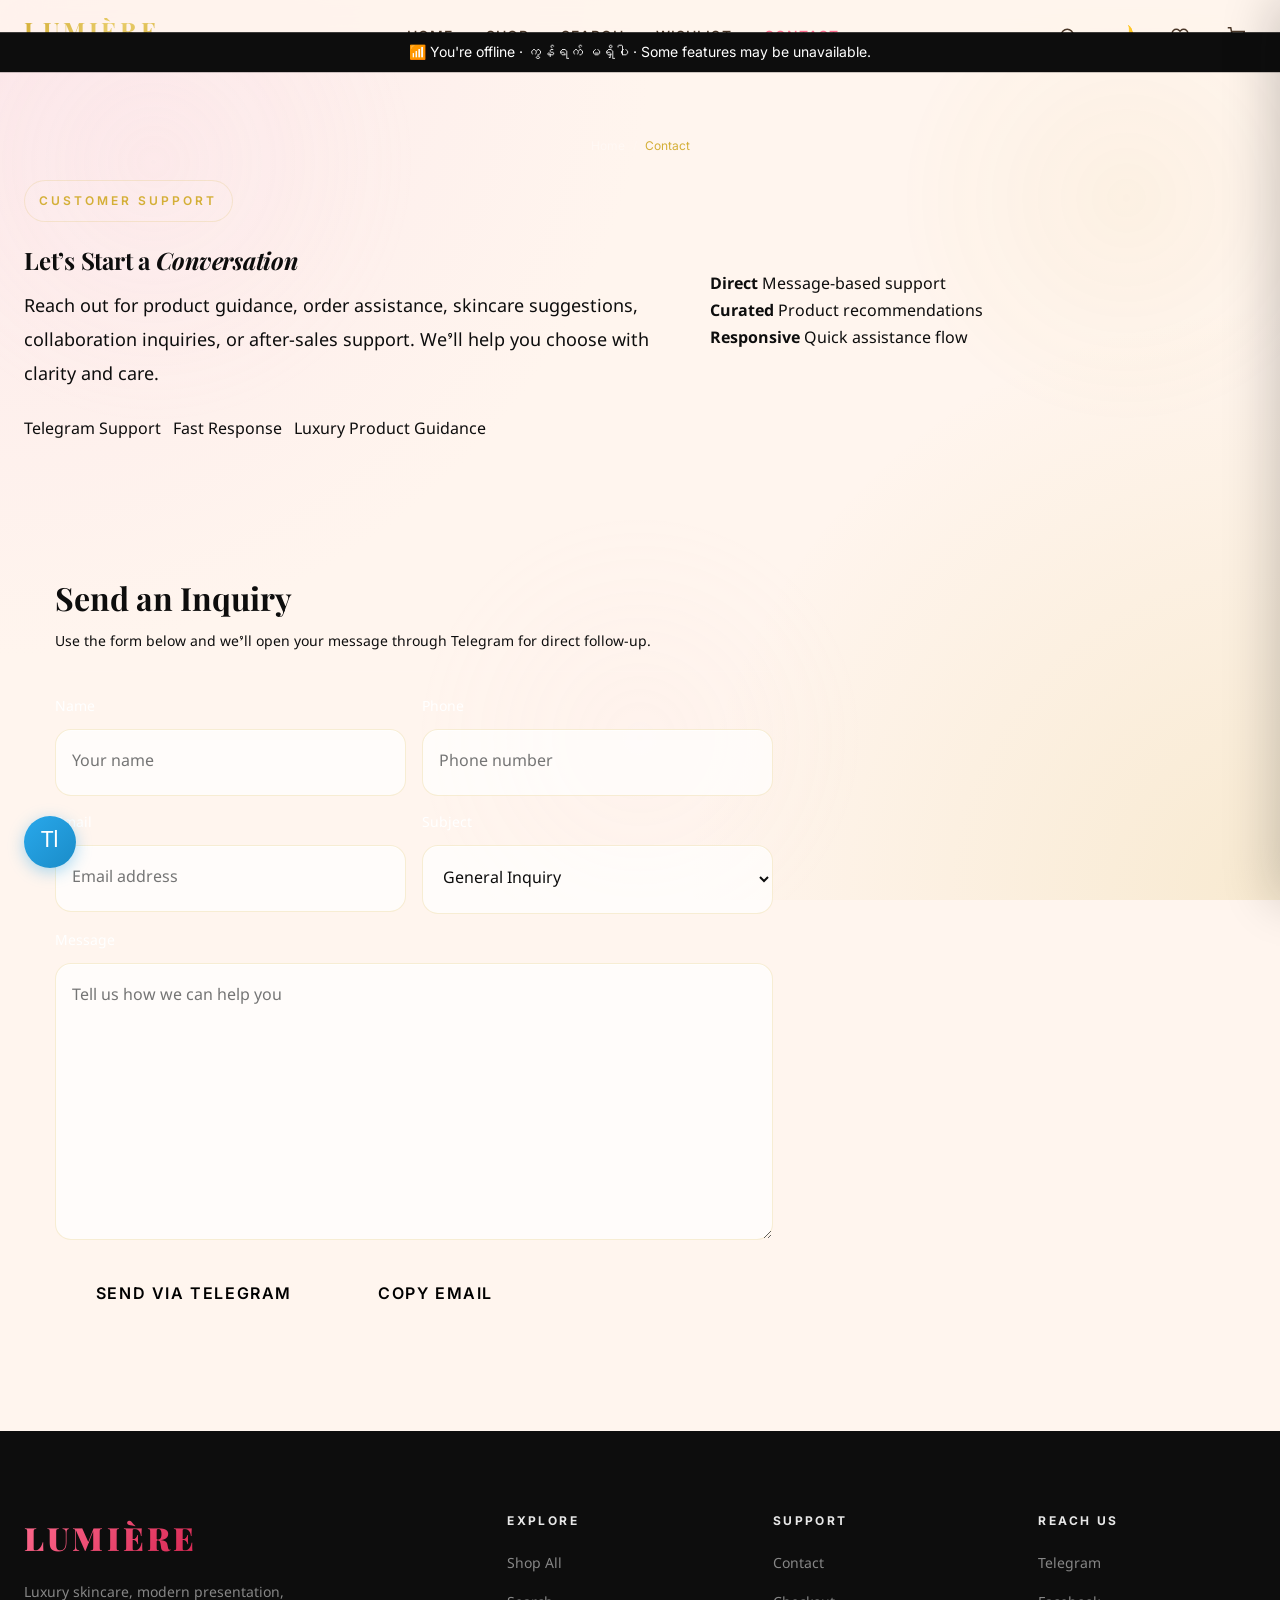
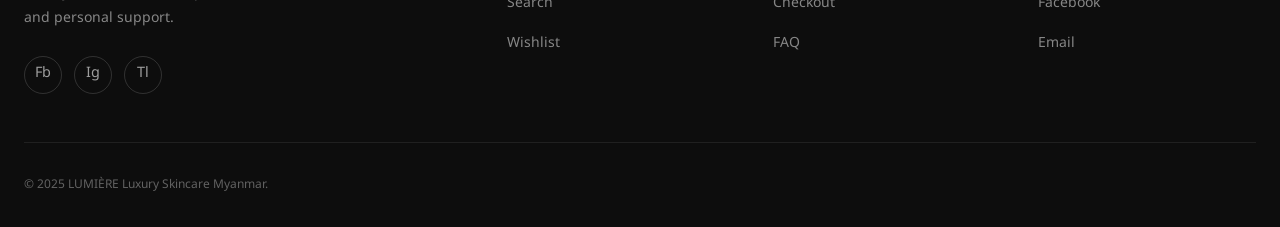
<file: contact.html>
<!DOCTYPE html>
<html lang="my" data-theme="dark">
<head>
  <meta charset="UTF-8" />
  <meta name="viewport" content="width=device-width, initial-scale=1.0, viewport-fit=cover" />
  <meta name="theme-color" content="#090909" />

  <title>Contact — LUMIÈRE Luxury Skincare</title>
  <meta name="description" content="Contact LUMIÈRE Luxury Skincare Myanmar for support, orders, product guidance and beauty consultations." />

  <link rel="manifest" href="manifest.json" />
  <link rel="apple-touch-icon" href="assets/icons/icon-192.png" />
  <link rel="icon" href="assets/icons/favicon.png" />

  <link rel="stylesheet" href="assets/css/style.css" />
  <link rel="stylesheet" href="assets/css/animations.css" />
  <link rel="stylesheet" href="assets/css/luxury-theme.css" />

  <script>
    (function(){
      var t = localStorage.getItem('lumiere_theme') || 'dark';
      document.documentElement.setAttribute('data-theme', t);
    })();
  </script>

  <link rel="preconnect" href="https://fonts.googleapis.com" />
  <link rel="preconnect" href="https://fonts.gstatic.com" crossorigin />
</head>
<body class="page-shell-dark">

<div id="loading-screen" role="status" aria-label="Loading">
  <div class="loading-logo shimmer-text">LUMIÈRE</div>
  <div class="loading-bar-track"><div class="loading-bar-fill"></div></div>
</div>

<header class="navbar" role="banner">
  <div class="container">
    <div class="navbar-inner">
      <a href="index.html" class="navbar-logo" aria-label="LUMIÈRE Home">
        <span class="logo-text">LUMIÈRE</span>
        <span class="logo-sub">Luxury Skincare · MM</span>
      </a>

      <nav class="navbar-links" aria-label="Main navigation">
        <a href="index.html">Home</a>
        <a href="category.html">Shop</a>
        <a href="search.html">Search</a>
        <a href="wishlist.html">Wishlist</a>
        <a href="contact.html" style="color:#FF6C8F;">Contact</a>
      </nav>

      <div class="navbar-actions">
        <button class="nav-icon-btn" data-open-search aria-label="Search">
          <svg width="18" height="18" viewBox="0 0 24 24" fill="none" stroke="currentColor" stroke-width="2"><circle cx="11" cy="11" r="8"/><path d="m21 21-4.35-4.35"/></svg>
        </button>
        <button class="theme-toggle nav-icon-btn" data-toggle-theme aria-label="Toggle theme">
          <span data-theme-icon>◐</span>
        </button>
        <a href="wishlist.html" class="nav-icon-btn" aria-label="Wishlist">
          <svg width="18" height="18" viewBox="0 0 24 24" fill="none" stroke="currentColor" stroke-width="2"><path d="M20.84 4.61a5.5 5.5 0 0 0-7.78 0L12 5.67l-1.06-1.06a5.5 5.5 0 0 0-7.78 7.78l1.06 1.06L12 21.23l7.78-7.78 1.06-1.06a5.5 5.5 0 0 0 0-7.78z"/></svg>
          <span class="nav-badge" data-wishlist-badge style="display:none;">0</span>
        </a>
        <button class="nav-icon-btn" data-open-cart aria-label="Cart">
          <svg width="18" height="18" data-cart-icon viewBox="0 0 24 24" fill="none" stroke="currentColor" stroke-width="2"><circle cx="9" cy="21" r="1"/><circle cx="20" cy="21" r="1"/><path d="M1 1h4l2.68 13.39a2 2 0 0 0 2 1.61h9.72a2 2 0 0 0 2-1.61L23 6H6"/></svg>
          <span class="nav-badge" data-cart-badge style="display:none;">0</span>
        </button>
        <button class="nav-hamburger" aria-label="Open menu"><span></span><span></span><span></span></button>
      </div>
    </div>
  </div>
</header>

<nav class="mobile-nav" aria-label="Mobile navigation">
  <a href="index.html">Home</a>
  <a href="category.html">Shop</a>
  <a href="search.html">Search</a>
  <a href="wishlist.html">Wishlist</a>
  <a href="contact.html" style="color:#FF6C8F;">Contact</a>
</nav>

<section class="page-hero-dark" style="padding-top:calc(var(--nav-h) + var(--space-12));padding-bottom:var(--space-12);">
  <div class="container">
    <nav class="breadcrumb" aria-label="Breadcrumb">
      <a href="index.html">Home</a>
      <span class="breadcrumb-sep">/</span>
      <span class="breadcrumb-current">Contact</span>
    </nav>

    <div class="editorial-split" style="align-items:center;gap:var(--space-8);margin-top:var(--space-6);">
      <div class="reveal-blur-up">
        <span class="hero-eyebrow">Customer Support</span>
        <h1 class="page-title-dark">Let’s Start a <em>Conversation</em></h1>
        <p class="luxe-subtext" style="max-width:720px;margin-top:var(--space-4);font-size:var(--text-md);line-height:1.9;">
          Reach out for product guidance, order assistance, skincare suggestions, collaboration inquiries, or after-sales support. We’ll help you choose with clarity and care.
        </p>

        <div class="trust-badges" style="margin-top:var(--space-6);">
          <span class="luxe-chip-dark">Telegram Support</span>
          <span class="luxe-chip-dark">Fast Response</span>
          <span class="luxe-chip-dark">Luxury Product Guidance</span>
        </div>
      </div>

      <div class="luxe-panel-dark radius-3xl reveal-zoom-soft" style="padding:var(--space-6);">
        <div class="stat-grid-dark">
          <div class="stat-block-dark">
            <strong>Direct</strong>
            <span>Message-based support</span>
          </div>
          <div class="stat-block-dark">
            <strong>Curated</strong>
            <span>Product recommendations</span>
          </div>
          <div class="stat-block-dark">
            <strong>Responsive</strong>
            <span>Quick assistance flow</span>
          </div>
        </div>
      </div>
    </div>
  </div>
</section>

<main style="padding:var(--space-12) 0 var(--space-20);">
  <div class="container">
    <div style="display:grid;grid-template-columns:minmax(0,1fr) 420px;gap:var(--space-8);align-items:start;">

      <section class="luxe-panel-dark radius-3xl reveal-blur-up" style="padding:clamp(1.25rem,2.4vw,2rem);">
        <div style="margin-bottom:var(--space-6);padding-bottom:var(--space-4);border-bottom:1px solid rgba(255,255,255,0.08);">
          <div class="luxe-heading" style="font-family:var(--font-display);font-size:var(--text-2xl);font-weight:700;">Send an Inquiry</div>
          <div class="luxe-muted" style="margin-top:0.35rem;font-size:var(--text-sm);">Use the form below and we’ll open your message through Telegram for direct follow-up.</div>
        </div>

        <form id="contact-form" novalidate>
          <div style="display:grid;grid-template-columns:1fr 1fr;gap:var(--space-4);margin-bottom:var(--space-4);">
            <div>
              <label for="contact-name" style="display:block;margin-bottom:0.55rem;color:var(--white);font-size:var(--text-sm);">Name</label>
              <input id="contact-name" class="input-luxe luxe-input-dark" type="text" required placeholder="Your name" />
            </div>
            <div>
              <label for="contact-phone" style="display:block;margin-bottom:0.55rem;color:var(--white);font-size:var(--text-sm);">Phone</label>
              <input id="contact-phone" class="input-luxe luxe-input-dark" type="tel" placeholder="Phone number" />
            </div>
          </div>

          <div style="display:grid;grid-template-columns:1fr 1fr;gap:var(--space-4);margin-bottom:var(--space-4);">
            <div>
              <label for="contact-email" style="display:block;margin-bottom:0.55rem;color:var(--white);font-size:var(--text-sm);">Email</label>
              <input id="contact-email" class="input-luxe luxe-input-dark" type="email" placeholder="Email address" />
            </div>
            <div>
              <label for="contact-subject" style="display:block;margin-bottom:0.55rem;color:var(--white);font-size:var(--text-sm);">Subject</label>
              <select id="contact-subject" class="input-luxe luxe-input-dark">
                <option value="General Inquiry">General Inquiry</option>
                <option value="Order Support">Order Support</option>
                <option value="Product Recommendation">Product Recommendation</option>
                <option value="Wholesale / Collaboration">Wholesale / Collaboration</option>
                <option value="After Sales Support">After Sales Support</option>
              </select>
            </div>
          </div>

          <div style="margin-bottom:var(--space-4);">
            <label for="contact-message" style="display:block;margin-bottom:0.55rem;color:var(--white);font-size:var(--text-sm);">Message</label>
            <textarea id="contact-message" class="input-luxe luxe-input-dark" rows="7" required placeholder="Tell us how we can help you"></textarea>
          </div>

          <div class="cta-row-modern">
            <button type="submit" class="btn btn-red-luxe btn-lg btn-sheen">Send via Telegram</button>
            <button type="button" class="btn btn-dark-glass btn-lg" id="contact-copy-email-btn">Copy Email</button>
          </div>
        </form>
      </section>

      <aside class="reveal-clip" style="display:grid;gap:var(--space-5);position:sticky;top:calc(var(--nav-h) + 24px);">
        <div class="luxe-panel-dark radius-3xl" style="padding:var(--space-6);">
          <div class="luxe-heading" style="font-family:var(--font-display);font-size:var(--text-2xl);font-weight:700;margin-bottom:var(--space-4);">Contact Channels</div>
          <div style="display:grid;gap:var(--space-3);">
            <a id="contact-telegram-link" href="https://t.me/your_telegram" target="_blank" class="luxe-chip-dark" style="justify-content:space-between;text-decoration:none;">
              <span>Telegram</span><span>Open</span>
            </a>
            <a id="contact-facebook-link" href="https://facebook.com/yourpage" target="_blank" class="luxe-chip-dark" style="justify-content:space-between;text-decoration:none;">
              <span>Facebook</span><span>Open</span>
            </a>
            <a id="contact-email-link" href="mailto:hello@lumiere.com.mm" class="luxe-chip-dark" style="justify-content:space-between;text-decoration:none;">
              <span>Email</span><span>Open</span>
            </a>
            <a id="contact-phone-link" href="tel:+959xxxxxxxxx" class="luxe-chip-dark" style="justify-content:space-between;text-decoration:none;">
              <span>Phone</span><span>Call</span>
            </a>
          </div>
        </div>

        <div class="luxe-panel-dark radius-3xl" style="padding:var(--space-6);">
          <div class="luxe-heading" style="font-family:var(--font-display);font-size:var(--text-xl);font-weight:700;margin-bottom:var(--space-4);">Why Contact Us</div>
          <div style="display:grid;gap:var(--space-3);">
            <div class="luxe-chip-dark">Personal product suggestions</div>
            <div class="luxe-chip-dark">Authenticity and sourcing questions</div>
            <div class="luxe-chip-dark">Order tracking and support</div>
            <div class="luxe-chip-dark">Premium skincare guidance</div>
          </div>
        </div>
      </aside>
    </div>
  </div>
</main>

<footer class="footer footer-dark-luxe" role="contentinfo">
  <div class="container">
    <div class="footer-grid">
      <div class="footer-brand">
        <div class="logo-text" style="font-family:var(--font-display);font-size:var(--text-2xl);font-weight:900;background:linear-gradient(135deg,#FF6C8F,#D21F4C,#A3002A);-webkit-background-clip:text;-webkit-text-fill-color:transparent;background-clip:text;letter-spacing:0.1em;">LUMIÈRE</div>
        <p class="footer-desc">Luxury skincare, modern presentation, and personal support.</p>
        <div class="footer-social">
          <a href="#" class="social-btn" aria-label="Facebook">Fb</a>
          <a href="#" class="social-btn" aria-label="Instagram">Ig</a>
          <a href="https://t.me/your_telegram" class="social-btn" aria-label="Telegram">Tl</a>
        </div>
      </div>
      <div>
        <div class="footer-heading">Explore</div>
        <ul class="footer-links">
          <li><a href="category.html">Shop All</a></li>
          <li><a href="search.html">Search</a></li>
          <li><a href="wishlist.html">Wishlist</a></li>
        </ul>
      </div>
      <div>
        <div class="footer-heading">Support</div>
        <ul class="footer-links">
          <li><a href="contact.html">Contact</a></li>
          <li><a href="checkout.html">Checkout</a></li>
          <li><a href="index.html#faq">FAQ</a></li>
        </ul>
      </div>
      <div>
        <div class="footer-heading">Reach Us</div>
        <ul class="footer-links">
          <li><a id="footer-telegram-link" href="https://t.me/your_telegram" target="_blank">Telegram</a></li>
          <li><a id="footer-facebook-link" href="https://facebook.com/yourpage" target="_blank">Facebook</a></li>
          <li><a id="footer-email-link" href="mailto:hello@lumiere.com.mm">Email</a></li>
        </ul>
      </div>
    </div>
    <div class="footer-bottom">
      <div class="footer-copy">© 2025 LUMIÈRE Luxury Skincare Myanmar.</div>
    </div>
  </div>
</footer>

<a href="https://t.me/your_telegram" target="_blank" rel="noopener" class="floating-telegram" aria-label="Chat on Telegram">Tl</a>
<button class="floating-top" aria-label="Back to top">↑</button>

<script src="assets/js/discount.js"></script>
<script src="assets/js/cart.js"></script>
<script src="assets/js/wishlist.js"></script>
<script src="assets/js/products.js"></script>
<script src="assets/js/search.js"></script>
<script src="assets/js/app.js"></script>

<script>
document.addEventListener('DOMContentLoaded', async () => {
  let config = {};
  try {
    const res = await fetch('/data/config.json');
    if (res.ok) config = await res.json();
  } catch {}

  const contact = config.contact || {};

  const telegramUsername = (contact.telegram_username || '@your_telegram').replace('@', '');
  const telegramURL = `https://t.me/${telegramUsername}`;
  const facebookURL = contact.facebook_page || 'https://facebook.com/yourpage';
  const email = contact.email || 'hello@lumiere.com.mm';
  const phone = contact.phone || '+959xxxxxxxxx';

  const telegramEls = [
    document.getElementById('contact-telegram-link'),
    document.getElementById('footer-telegram-link')
  ];
  telegramEls.forEach(el => { if (el) el.href = telegramURL; });

  const facebookEls = [
    document.getElementById('contact-facebook-link'),
    document.getElementById('footer-facebook-link')
  ];
  facebookEls.forEach(el => { if (el) el.href = facebookURL; });

  const emailEls = [
    document.getElementById('contact-email-link'),
    document.getElementById('footer-email-link')
  ];
  emailEls.forEach(el => { if (el) el.href = `mailto:${email}`; });

  const phoneEl = document.getElementById('contact-phone-link');
  if (phoneEl) phoneEl.href = `tel:${phone}`;

  document.getElementById('contact-copy-email-btn')?.addEventListener('click', () => {
    AppUtils?.copyToClipboard?.(email, 'Email copied');
  });

  document.getElementById('contact-form')?.addEventListener('submit', (e) => {
    e.preventDefault();

    const name = document.getElementById('contact-name')?.value?.trim();
    const phoneVal = document.getElementById('contact-phone')?.value?.trim();
    const emailVal = document.getElementById('contact-email')?.value?.trim();
    const subject = document.getElementById('contact-subject')?.value?.trim();
    const message = document.getElementById('contact-message')?.value?.trim();

    if (!name || !message) {
      AppUtils?.showToast?.('Please complete the required fields.', 'error');
      return;
    }

    let text = `LUMIÈRE Contact Inquiry\n`;
    text += `------------------------------\n`;
    text += `Name: ${name}\n`;
    if (phoneVal) text += `Phone: ${phoneVal}\n`;
    if (emailVal) text += `Email: ${emailVal}\n`;
    text += `Subject: ${subject || 'General Inquiry'}\n\n`;
    text += `${message}`;

    window.open(`https://t.me/${telegramUsername}?text=${encodeURIComponent(text)}`, '_blank');
    AppUtils?.showToast?.('Opening Telegram conversation.', 'success');
  });
});
</script>
</body>
</html>
</file>
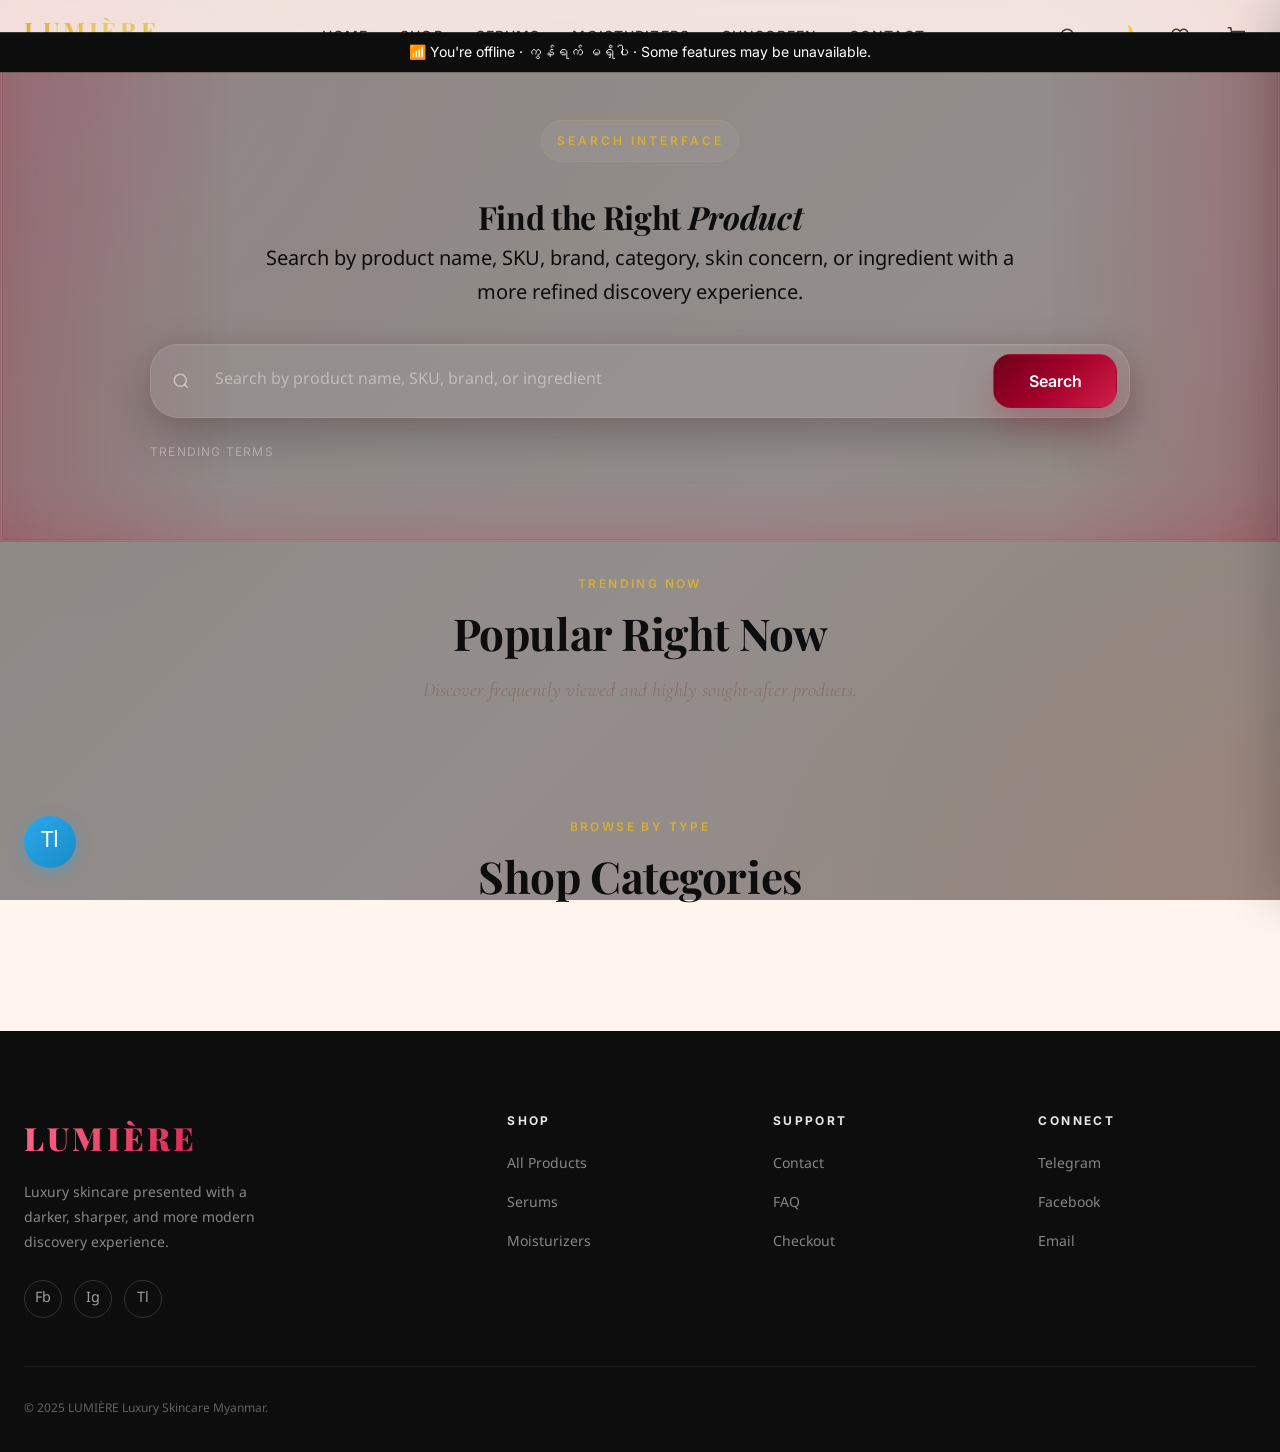
<file: search.html>
<!DOCTYPE html>
<html lang="my" data-theme="dark">
<head>
  <meta charset="UTF-8" />
  <meta name="viewport" content="width=device-width, initial-scale=1.0, viewport-fit=cover" />
  <meta name="theme-color" content="#090909" />

  <title>Search — LUMIÈRE Luxury Skincare</title>
  <meta name="description" content="Search luxury skincare products with refined discovery, intelligent matching, and premium presentation at LUMIÈRE Myanmar." />
  <meta name="robots" content="noindex" />

  <link rel="manifest" href="manifest.json" />
  <link rel="apple-touch-icon" href="assets/icons/icon-192.png" />
  <link rel="icon" href="assets/icons/favicon.png" />

  <link rel="stylesheet" href="assets/css/style.css" />
  <link rel="stylesheet" href="assets/css/animations.css" />
  <link rel="stylesheet" href="assets/css/luxury-theme.css" />

  <script>
    (function(){
      var t = localStorage.getItem('lumiere_theme') || 'dark';
      document.documentElement.setAttribute('data-theme', t);
    })();
  </script>

  <link rel="preconnect" href="https://fonts.googleapis.com" />
  <link rel="preconnect" href="https://fonts.gstatic.com" crossorigin />

  <style>
    .search-shell-dark {
      position: relative;
      overflow: hidden;
    }

    .search-shell-dark::before {
      content: '';
      position: fixed;
      inset: 0;
      pointer-events: none;
      z-index: -1;
      background:
        radial-gradient(circle at 0% 0%, rgba(163,0,42,0.12), transparent 24%),
        radial-gradient(circle at 100% 100%, rgba(210,31,76,0.10), transparent 24%),
        linear-gradient(135deg, #050505 0%, #090909 18%, #101012 58%, #18090E 100%);
    }

    .search-hero-shell {
      position: relative;
      overflow: hidden;
      padding: calc(var(--nav-h) + var(--space-12)) 0 var(--space-12);
    }

    .search-hero-shell::before {
      content: '';
      position: absolute;
      inset: 0;
      pointer-events: none;
      background:
        linear-gradient(90deg, rgba(163,0,42,0.18), transparent 18%, transparent 82%, rgba(163,0,42,0.18)),
        linear-gradient(180deg, rgba(210,31,76,0.10), transparent 12%, transparent 88%, rgba(210,31,76,0.10));
    }

    .search-hero-shell::after {
      content: '';
      position: absolute;
      inset: 1px;
      pointer-events: none;
      border: 1px solid rgba(255,255,255,0.04);
      box-shadow:
        inset 0 0 0 1px rgba(163,0,42,0.10),
        inset 0 0 36px rgba(163,0,42,0.06),
        0 0 60px rgba(163,0,42,0.08);
    }

    .search-hero-inner {
      position: relative;
      z-index: 2;
    }

    .search-bar-hero {
      position: relative;
      max-width: 980px;
      margin: 0 auto;
    }

    .search-bar-hero input {
      width: 100%;
      min-height: 72px;
      padding: 1.15rem 8.5rem 1.15rem 4rem;
      border-radius: 28px;
      background: rgba(255,255,255,0.05);
      color: var(--white);
      border: 1px solid rgba(255,255,255,0.10);
      box-shadow:
        inset 0 1px 0 rgba(255,255,255,0.03),
        0 18px 48px rgba(0,0,0,0.22),
        0 0 26px rgba(163,0,42,0.08);
      backdrop-filter: blur(16px) saturate(170%);
      -webkit-backdrop-filter: blur(16px) saturate(170%);
      font-size: var(--text-base);
    }

    .search-bar-hero input::placeholder {
      color: rgba(255,255,255,0.40);
    }

    .search-bar-hero input:focus {
      border-color: rgba(163,0,42,0.42);
      box-shadow:
        0 0 0 3px rgba(163,0,42,0.12),
        0 0 26px rgba(163,0,42,0.12),
        inset 0 1px 0 rgba(255,255,255,0.04);
    }

    .search-bar-icon {
      position: absolute;
      left: 1.35rem;
      top: 50%;
      transform: translateY(-50%);
      pointer-events: none;
      color: rgba(255,255,255,0.48);
    }

    .search-bar-submit {
      position: absolute;
      right: 0.8rem;
      top: 50%;
      transform: translateY(-50%);
      min-width: 124px;
      min-height: 54px;
      border-radius: 18px;
      border: 1px solid rgba(210,31,76,0.30);
      background: linear-gradient(135deg, #6F001B 0%, #A3002A 50%, #D21F4C 100%);
      color: var(--white);
      box-shadow: 0 18px 38px rgba(163,0,42,0.24);
      cursor: pointer;
      font-weight: 600;
      font-family: var(--font-ui);
      transition: all var(--duration) var(--ease);
    }

    .search-bar-submit:hover {
      box-shadow: 0 22px 50px rgba(163,0,42,0.32);
    }

    .search-suggestions {
      margin-top: 0.8rem;
      background: rgba(12,12,12,0.95);
      border: 1px solid rgba(255,255,255,0.08);
      box-shadow:
        0 18px 48px rgba(0,0,0,0.24),
        0 0 28px rgba(163,0,42,0.10);
      backdrop-filter: blur(18px);
      -webkit-backdrop-filter: blur(18px);
      overflow: hidden;
    }

    .search-tags-wrap {
      margin-top: var(--space-6);
      max-width: 980px;
      margin-inline: auto;
    }

    .search-meta-section {
      margin-bottom: var(--space-4);
    }

    .search-meta-header {
      display: flex;
      align-items: center;
      justify-content: space-between;
      gap: var(--space-4);
      margin-bottom: var(--space-2);
    }

    .search-meta-label {
      font-family: var(--font-ui);
      font-size: var(--text-xs);
      letter-spacing: 0.1em;
      text-transform: uppercase;
      color: rgba(255,255,255,0.34);
    }

    .search-meta-clear {
      font-family: var(--font-ui);
      font-size: var(--text-xs);
      color: #FF7C9A;
      background: none;
      border: none;
      cursor: pointer;
    }

    .search-tags {
      display: flex;
      flex-wrap: wrap;
      gap: var(--space-2);
    }

    .search-tag {
      display: inline-flex;
      align-items: center;
      min-height: 36px;
      padding: 0.55rem 0.9rem;
      border-radius: 999px;
      background: rgba(255,255,255,0.04);
      border: 1px solid rgba(255,255,255,0.08);
      color: rgba(255,255,255,0.76);
      font-size: var(--text-sm);
      box-shadow: inset 0 1px 0 rgba(255,255,255,0.03), 0 0 18px rgba(163,0,42,0.08);
      cursor: pointer;
      transition: all var(--duration) var(--ease);
    }

    .search-tag:hover {
      background: rgba(163,0,42,0.14);
      border-color: rgba(210,31,76,0.24);
      color: var(--white);
      box-shadow: 0 0 24px rgba(163,0,42,0.16);
    }

    .search-results-shell {
      position: relative;
      padding-top: var(--space-8);
      padding-bottom: var(--space-20);
      z-index: 2;
    }

    .search-results-header {
      display: none;
      margin-bottom: var(--space-6);
      padding: 1.1rem 1.2rem;
      border-radius: 24px;
      background: linear-gradient(180deg, rgba(255,255,255,0.05), rgba(255,255,255,0.03));
      border: 1px solid rgba(255,255,255,0.08);
      box-shadow:
        inset 0 1px 0 rgba(255,255,255,0.04),
        0 18px 40px rgba(0,0,0,0.20),
        0 0 24px rgba(163,0,42,0.08);
      backdrop-filter: blur(14px);
      -webkit-backdrop-filter: blur(14px);
    }

    .search-results-header-inner {
      display: flex;
      align-items: center;
      justify-content: space-between;
      flex-wrap: wrap;
      gap: var(--space-3);
    }

    .search-results-title {
      color: rgba(255,255,255,0.72);
      font-size: var(--text-sm);
      font-family: var(--font-ui);
    }

    .search-results-query {
      font-family: var(--font-display);
      font-size: var(--text-xl);
      font-weight: 700;
      color: var(--white);
      margin-left: var(--space-2);
      letter-spacing: -0.02em;
    }

    .search-results-sort {
      min-width: 220px;
      background: rgba(255,255,255,0.05);
      color: var(--white);
      border: 1px solid rgba(255,255,255,0.10);
      border-radius: 16px;
      padding: 0.9rem 1rem;
      font-family: var(--font-ui);
      box-shadow: inset 0 1px 0 rgba(255,255,255,0.03);
    }

    .search-sku-banner {
      display: none;
      margin-top: var(--space-4);
      padding: var(--space-3) var(--space-5);
      background: rgba(163,0,42,0.10);
      border: 1px solid rgba(210,31,76,0.20);
      border-radius: var(--radius-md);
      color: #FF8AA5;
      box-shadow: 0 0 20px rgba(163,0,42,0.12);
    }

    .search-correction {
      display: none;
      margin-top: var(--space-3);
      font-size: var(--text-sm);
      color: rgba(255,255,255,0.48);
    }

    .search-empty-shell {
      display: none;
    }

    .search-empty-card {
      padding: var(--space-20) var(--space-6);
      border-radius: 32px;
      text-align: center;
      background: linear-gradient(180deg, rgba(255,255,255,0.05), rgba(255,255,255,0.03));
      border: 1px solid rgba(255,255,255,0.08);
      box-shadow:
        inset 0 1px 0 rgba(255,255,255,0.04),
        0 24px 60px rgba(0,0,0,0.24),
        0 0 30px rgba(163,0,42,0.08);
    }

    .search-empty-card .empty-title {
      color: var(--white);
      margin-bottom: var(--space-3);
    }

    .search-empty-card .empty-desc {
      color: rgba(255,255,255,0.62);
      line-height: 1.9;
    }

    .search-initial-state {
      position: relative;
      z-index: 2;
    }

    .search-category-grid {
      display: grid;
      grid-template-columns: repeat(auto-fill, minmax(180px, 1fr));
      gap: var(--space-4);
    }

    .search-category-card {
      display: flex;
      flex-direction: column;
      align-items: flex-start;
      justify-content: flex-end;
      min-height: 180px;
      gap: var(--space-3);
      padding: var(--space-6) var(--space-5);
      border-radius: var(--radius-xl);
      text-decoration: none;
      transition: all var(--duration) var(--ease);
      border: 1px solid rgba(255,255,255,0.08);
      box-shadow: 0 0 32px rgba(163,0,42,0.12);
      overflow: hidden;
      position: relative;
    }

    .search-category-card::before {
      content: '';
      position: absolute;
      inset: 0;
      background:
        linear-gradient(180deg, rgba(255,255,255,0.04), rgba(255,255,255,0));
      pointer-events: none;
    }

    .search-category-card:hover {
      transform: translateY(-6px);
      box-shadow: 0 18px 44px rgba(0,0,0,0.24), 0 0 36px rgba(163,0,42,0.16);
    }

    .search-category-card-title {
      font-family: var(--font-display);
      font-size: var(--text-xl);
      font-weight: 700;
      color: var(--white);
      position: relative;
      z-index: 1;
    }

    .search-category-card-count {
      font-family: var(--font-ui);
      font-size: var(--text-xs);
      color: rgba(255,255,255,0.62);
      letter-spacing: 0.08em;
      text-transform: uppercase;
      position: relative;
      z-index: 1;
    }

    .search-section-dark {
      position: relative;
      background:
        radial-gradient(circle at 0% 0%, rgba(163,0,42,0.08), transparent 24%),
        radial-gradient(circle at 100% 100%, rgba(210,31,76,0.06), transparent 24%),
        linear-gradient(135deg, #060606 0%, #0C0C0D 35%, #151517 100%);
      border-top: 1px solid rgba(255,255,255,0.04);
      border-bottom: 1px solid rgba(255,255,255,0.04);
    }

    .search-section-dark .section-title,
    .search-section-dark .eyebrow,
    .search-section-dark .section-subtitle {
      color: var(--white);
    }

    .search-section-dark .section-subtitle {
      color: rgba(255,255,255,0.56);
    }

    @media (max-width: 768px) {
      .search-bar-hero input {
        min-height: 64px;
        padding-right: 1rem;
        padding-left: 3.4rem;
      }

      .search-bar-submit {
        position: static;
        transform: none;
        width: 100%;
        margin-top: var(--space-3);
      }

      .search-bar-hero {
        display: block;
      }

      .search-results-sort {
        min-width: 0;
        width: 100%;
      }

      .search-category-grid {
        grid-template-columns: 1fr;
      }
    }
  </style>
</head>
<body class="page-shell-dark search-shell-dark">

  <div id="loading-screen" role="status" aria-label="Loading">
    <div class="loading-logo shimmer-text">LUMIÈRE</div>
    <div class="loading-bar-track"><div class="loading-bar-fill"></div></div>
  </div>

  <header class="navbar" role="banner">
    <div class="container">
      <div class="navbar-inner">
        <a href="index.html" class="navbar-logo" aria-label="LUMIÈRE Home">
          <span class="logo-text">LUMIÈRE</span>
          <span class="logo-sub">Luxury Skincare · MM</span>
        </a>

        <nav class="navbar-links" aria-label="Main navigation">
          <a href="index.html">Home</a>
          <a href="category.html">Shop</a>
          <a href="category.html?cat=Serum">Serums</a>
          <a href="category.html?cat=Moisturizer">Moisturizers</a>
          <a href="category.html?cat=Sunscreen">Sunscreen</a>
          <a href="contact.html">Contact</a>
        </nav>

        <div class="navbar-actions">
          <button class="nav-icon-btn" data-open-search aria-label="Search">
            <svg width="18" height="18" viewBox="0 0 24 24" fill="none" stroke="currentColor" stroke-width="2">
              <circle cx="11" cy="11" r="8"></circle>
              <path d="m21 21-4.35-4.35"></path>
            </svg>
          </button>

          <button class="theme-toggle nav-icon-btn" data-toggle-theme aria-label="Toggle dark mode">
            <span data-theme-icon>◐</span>
          </button>

          <a href="wishlist.html" class="nav-icon-btn" aria-label="Wishlist">
            <svg width="18" height="18" viewBox="0 0 24 24" fill="none" stroke="currentColor" stroke-width="2">
              <path d="M20.84 4.61a5.5 5.5 0 0 0-7.78 0L12 5.67l-1.06-1.06a5.5 5.5 0 0 0-7.78 7.78l1.06 1.06L12 21.23l7.78-7.78 1.06-1.06a5.5 5.5 0 0 0 0-7.78z"></path>
            </svg>
            <span class="nav-badge" data-wishlist-badge style="display:none;">0</span>
          </a>

          <button class="nav-icon-btn" data-open-cart aria-label="Cart">
            <svg width="18" height="18" data-cart-icon viewBox="0 0 24 24" fill="none" stroke="currentColor" stroke-width="2">
              <circle cx="9" cy="21" r="1"></circle>
              <circle cx="20" cy="21" r="1"></circle>
              <path d="M1 1h4l2.68 13.39a2 2 0 0 0 2 1.61h9.72a2 2 0 0 0 2-1.61L23 6H6"></path>
            </svg>
            <span class="nav-badge" data-cart-badge style="display:none;">0</span>
          </button>

          <button class="nav-hamburger" aria-label="Open menu"><span></span><span></span><span></span></button>
        </div>
      </div>
    </div>
  </header>

  <nav class="mobile-nav" aria-label="Mobile navigation">
    <a href="index.html">Home</a>
    <a href="category.html">Shop</a>
    <a href="wishlist.html">Wishlist</a>
    <a href="contact.html">Contact</a>
  </nav>

  <div class="search-hero-shell">
    <div class="container search-hero-inner">

      <div style="text-align:center;margin-bottom:var(--space-8);" class="reveal-blur-up">
        <span class="hero-eyebrow">Search Interface</span>
        <h1 class="page-title-dark" style="margin:var(--space-3) 0 var(--space-2);">
          Find the Right <em>Product</em>
        </h1>
        <p class="luxe-subtext" style="font-size:var(--text-lg);max-width:760px;margin-inline:auto;">
          Search by product name, SKU, brand, category, skin concern, or ingredient with a more refined discovery experience.
        </p>
      </div>

      <div class="search-bar-hero reveal-zoom-soft">
        <input
          type="search"
          id="search-page-input"
          placeholder="Search by product name, SKU, brand, or ingredient"
          autocomplete="off"
          autocorrect="off"
          spellcheck="false"
          aria-label="Search products"
          aria-controls="search-autocomplete"
          aria-autocomplete="list"
        />

        <svg class="search-bar-icon" width="18" height="18" viewBox="0 0 24 24" fill="none" stroke="currentColor" stroke-width="2">
          <circle cx="11" cy="11" r="8"></circle>
          <path d="m21 21-4.35-4.35"></path>
        </svg>

        <button class="search-bar-submit" id="search-page-btn" aria-label="Search">
          Search
        </button>

        <div
          id="search-autocomplete"
          class="search-suggestions"
          role="listbox"
          style="display:none;position:absolute;top:100%;left:0;right:0;z-index:100;border-radius:24px;"
        ></div>
      </div>

      <div id="search-tags-row" class="search-tags-wrap reveal-blur-up">

        <div id="recent-searches-row" class="search-meta-section" style="display:none;">
          <div class="search-meta-header">
            <span class="search-meta-label">Recent</span>
            <button
              class="search-meta-clear"
              onclick="SearchSystem.clearRecentSearches();document.getElementById('recent-searches-row').style.display='none';"
            >
              Clear
            </button>
          </div>
          <div id="recent-search-tags" class="search-tags" style="justify-content:flex-start;"></div>
        </div>

        <div class="search-meta-section">
          <span class="search-meta-label" style="display:block;margin-bottom:var(--space-2);">Trending Terms</span>
          <div class="search-tags" id="popular-tags"></div>
        </div>

      </div>
    </div>
  </div>

  <div class="container search-results-shell">

    <div id="results-header" class="search-results-header">
      <div class="search-results-header-inner">
        <div>
          <span class="search-results-title">
            <span id="search-results-count">0</span> results for
          </span>
          <span class="search-results-query">"<span id="search-query-display"></span>"</span>
        </div>

        <div style="display:flex;align-items:center;gap:var(--space-3);">
          <label for="search-sort" class="sr-only">Sort results</label>
          <select id="search-sort" class="search-results-sort sort-select">
            <option value="relevance">Most Relevant</option>
            <option value="popular">Most Popular</option>
            <option value="newest">Newest</option>
            <option value="price_asc">Price: Low to High</option>
            <option value="price_desc">Price: High to Low</option>
            <option value="rating">Top Rated</option>
          </select>
        </div>
      </div>

      <div id="sku-match-banner" class="search-sku-banner">
        Exact SKU match found
      </div>

      <div id="search-correction" class="search-correction"></div>
    </div>

    <div class="grid-products" id="search-results-grid" role="list" aria-label="Search results" aria-live="polite"></div>

    <div id="search-empty" class="search-empty-shell">
      <div class="search-empty-card">
        <h2 class="empty-title">No Results Found</h2>
        <p class="empty-desc">
          We could not find a matching result for "<strong id="empty-query-display"></strong>".
          Try another term, SKU, ingredient, or browse the available categories below.
        </p>

        <div id="search-correction-empty" style="font-size:var(--text-sm);color:rgba(255,255,255,0.48);margin-bottom:var(--space-6);"></div>

        <div style="margin-bottom:var(--space-8);">
          <p style="font-family:var(--font-ui);font-size:var(--text-xs);letter-spacing:0.1em;text-transform:uppercase;color:rgba(255,255,255,0.42);margin-bottom:var(--space-3);">
            Suggested Terms
          </p>
          <div class="search-tags" id="empty-state-tags" style="justify-content:center;"></div>
        </div>

        <a href="category.html" class="btn btn-red-luxe btn-lg">Browse All Products</a>
      </div>

      <div style="margin-top:var(--space-12);">
        <div class="section-header reveal">
          <span class="eyebrow">Trending Now</span>
          <h2 class="section-title">Popular Products</h2>
        </div>
        <div class="grid-products reveal-stagger" id="trending-grid"></div>
      </div>
    </div>

    <div id="search-initial-state" class="search-initial-state">

      <div style="margin-bottom:var(--space-16);">
        <div class="section-header reveal">
          <span class="eyebrow">Trending Now</span>
          <h2 class="section-title">Popular Right Now</h2>
          <p class="section-subtitle">Discover frequently viewed and highly sought-after products.</p>
        </div>
        <div class="grid-products" id="trending-products-grid"></div>
      </div>

      <div>
        <div class="section-header reveal">
          <span class="eyebrow">Browse By Type</span>
          <h2 class="section-title">Shop Categories</h2>
        </div>
        <div id="category-browse-grid" class="search-category-grid"></div>
      </div>

    </div>
  </div>

  <footer class="footer footer-dark-luxe" role="contentinfo">
    <div class="container">
      <div class="footer-grid">
        <div class="footer-brand">
          <div class="logo-text" style="font-family:var(--font-display);font-size:var(--text-2xl);font-weight:900;background:linear-gradient(135deg,#FF6C8F,#D21F4C,#A3002A);-webkit-background-clip:text;-webkit-text-fill-color:transparent;background-clip:text;letter-spacing:0.1em;">
            LUMIÈRE
          </div>
          <p class="footer-desc">Luxury skincare presented with a darker, sharper, and more modern discovery experience.</p>
          <div class="footer-social">
            <a href="#" class="social-btn" aria-label="Facebook">Fb</a>
            <a href="#" class="social-btn" aria-label="Instagram">Ig</a>
            <a href="https://t.me/your_telegram" class="social-btn" aria-label="Telegram">Tl</a>
          </div>
        </div>

        <div>
          <div class="footer-heading">Shop</div>
          <ul class="footer-links">
            <li><a href="category.html">All Products</a></li>
            <li><a href="category.html?cat=Serum">Serums</a></li>
            <li><a href="category.html?cat=Moisturizer">Moisturizers</a></li>
          </ul>
        </div>

        <div>
          <div class="footer-heading">Support</div>
          <ul class="footer-links">
            <li><a href="contact.html">Contact</a></li>
            <li><a href="index.html#faq">FAQ</a></li>
            <li><a href="checkout.html">Checkout</a></li>
          </ul>
        </div>

        <div>
          <div class="footer-heading">Connect</div>
          <ul class="footer-links">
            <li><a href="https://t.me/your_telegram" target="_blank" rel="noopener">Telegram</a></li>
            <li><a href="https://facebook.com/yourpage" target="_blank" rel="noopener">Facebook</a></li>
            <li><a href="mailto:hello@lumiere.com.mm">Email</a></li>
          </ul>
        </div>
      </div>

      <div class="footer-bottom">
        <div class="footer-copy">© 2025 LUMIÈRE Luxury Skincare Myanmar.</div>
      </div>
    </div>
  </footer>

  <a href="https://t.me/your_telegram" target="_blank" rel="noopener" class="floating-telegram" aria-label="Chat on Telegram">Tl</a>
  <button class="floating-top" aria-label="Back to top">↑</button>

  <script src="assets/js/discount.js"></script>
  <script src="assets/js/cart.js"></script>
  <script src="assets/js/wishlist.js"></script>
  <script src="assets/js/products.js"></script>
  <script src="assets/js/search.js"></script>
  <script src="assets/js/app.js"></script>

  <script>
    document.addEventListener('DOMContentLoaded', () => {
      SearchSystem.bindAutocomplete(
        document.getElementById('search-page-input'),
        document.getElementById('search-autocomplete')
      );

      document.getElementById('search-sort')?.addEventListener('change', e => {
        const q = document.getElementById('search-page-input')?.value?.trim();
        if (!q) return;

        const results = SearchSystem.search(q);
        const products = results.map(r => r.product);
        const sorted = window.ProductsSystem?.filter({ sortBy: e.target.value }) || products;
        const keys = new Set(products.map(p => p.product_code || p.id));
        const final = sorted.filter(p => keys.has(p.product_code || p.id));
        ProductsSystem.renderProducts('#search-results-grid', final);
      });

      const recent = SearchSystem.getRecentSearches();
      const recentRow = document.getElementById('recent-searches-row');
      const recentTags = document.getElementById('recent-search-tags');
      if (recent.length && recentRow && recentTags) {
        recentRow.style.display = '';
        recentTags.innerHTML = recent.map(r =>
          `<button class="search-tag" data-search-tag="${r}">${r}</button>`
        ).join('');
      }

      const popularEl = document.getElementById('popular-tags');
      const emptyTags = document.getElementById('empty-state-tags');

      function buildPopularTags() {
        const terms = SearchSystem.getPopularTerms(10);
        if (!terms.length) {
          setTimeout(buildPopularTags, 500);
          return;
        }

        const html = terms.map(t =>
          `<button class="search-tag" data-search-tag="${t}">${t}</button>`
        ).join('');

        if (popularEl) popularEl.innerHTML = html;
        if (emptyTags) emptyTags.innerHTML = html;
      }
      buildPopularTags();

      const q = new URLSearchParams(window.location.search).get('q') || '';
      if (q) {
        document.getElementById('results-header')?.style?.setProperty('display', '');
        document.getElementById('search-initial-state')?.style?.setProperty('display', 'none');
        document.getElementById('empty-query-display') &&
          (document.getElementById('empty-query-display').textContent = q);

        const exactSKU = window._productsCache?.find(
          p => (p.product_code || '').toLowerCase() === q.toLowerCase()
        );
        if (exactSKU) {
          document.getElementById('sku-match-banner')?.style?.setProperty('display', '');
        }
      }

      function buildInitial() {
        const all = window._productsCache || [];
        if (!all.length) {
          setTimeout(buildInitial, 500);
          return;
        }

        const trendingGrid = document.getElementById('trending-products-grid');
        if (trendingGrid) {
          ProductsSystem.renderProducts(trendingGrid, ProductsSystem.getTrending(8));
        }

        const trendingEmpty = document.getElementById('trending-grid');
        if (trendingEmpty) {
          ProductsSystem.renderProducts(trendingEmpty, ProductsSystem.getTrending(4));
        }

        const catGrid = document.getElementById('category-browse-grid');
        const cats = ProductsSystem.getCategories();

        const catStyles = {
          'Serum': 'linear-gradient(135deg,#2A0A13,#A3002A)',
          'Moisturizer': 'linear-gradient(135deg,#171717,#5B1021)',
          'Sunscreen': 'linear-gradient(135deg,#231015,#8B1633)',
          'Toner': 'linear-gradient(135deg,#111111,#6B0E24)',
          'Cleanser': 'linear-gradient(135deg,#151515,#7A102A)',
          'Mask': 'linear-gradient(135deg,#100E10,#94142F)',
          'Eye Cream': 'linear-gradient(135deg,#141414,#661021)',
          'Essence': 'linear-gradient(135deg,#1A1013,#B11838)',
          'Treatment': 'linear-gradient(135deg,#181818,#87152E)',
          'Lip': 'linear-gradient(135deg,#140A0D,#C01A45)'
        };

        if (catGrid && cats.length) {
          catGrid.innerHTML = cats.map(cat => {
            const bg = catStyles[cat] || 'linear-gradient(135deg,#141414,#8A1731)';
            const count = ProductsSystem.getByCategory(cat).length;
            return `
              <a href="category.html?cat=${encodeURIComponent(cat)}"
                class="search-category-card reveal"
                style="background:${bg};">
                <span class="search-category-card-title">${cat}</span>
                <span class="search-category-card-count">${count} Products</span>
              </a>`;
          }).join('');
        }

        AppUtils.initScrollReveal();
      }
      buildInitial();

      const input = document.getElementById('search-page-input');
      if (input && !q) {
        let hintIdx = 0;
        const hints = [
          'Search by product name',
          'Search by brand',
          'Search by SKU',
          'Search by ingredient',
          'Search in Myanmar language'
        ];
        setInterval(() => {
          hintIdx = (hintIdx + 1) % hints.length;
          input.setAttribute('placeholder', hints[hintIdx]);
        }, 3500);
      }
    });
  </script>
</body>
</html>
</file>
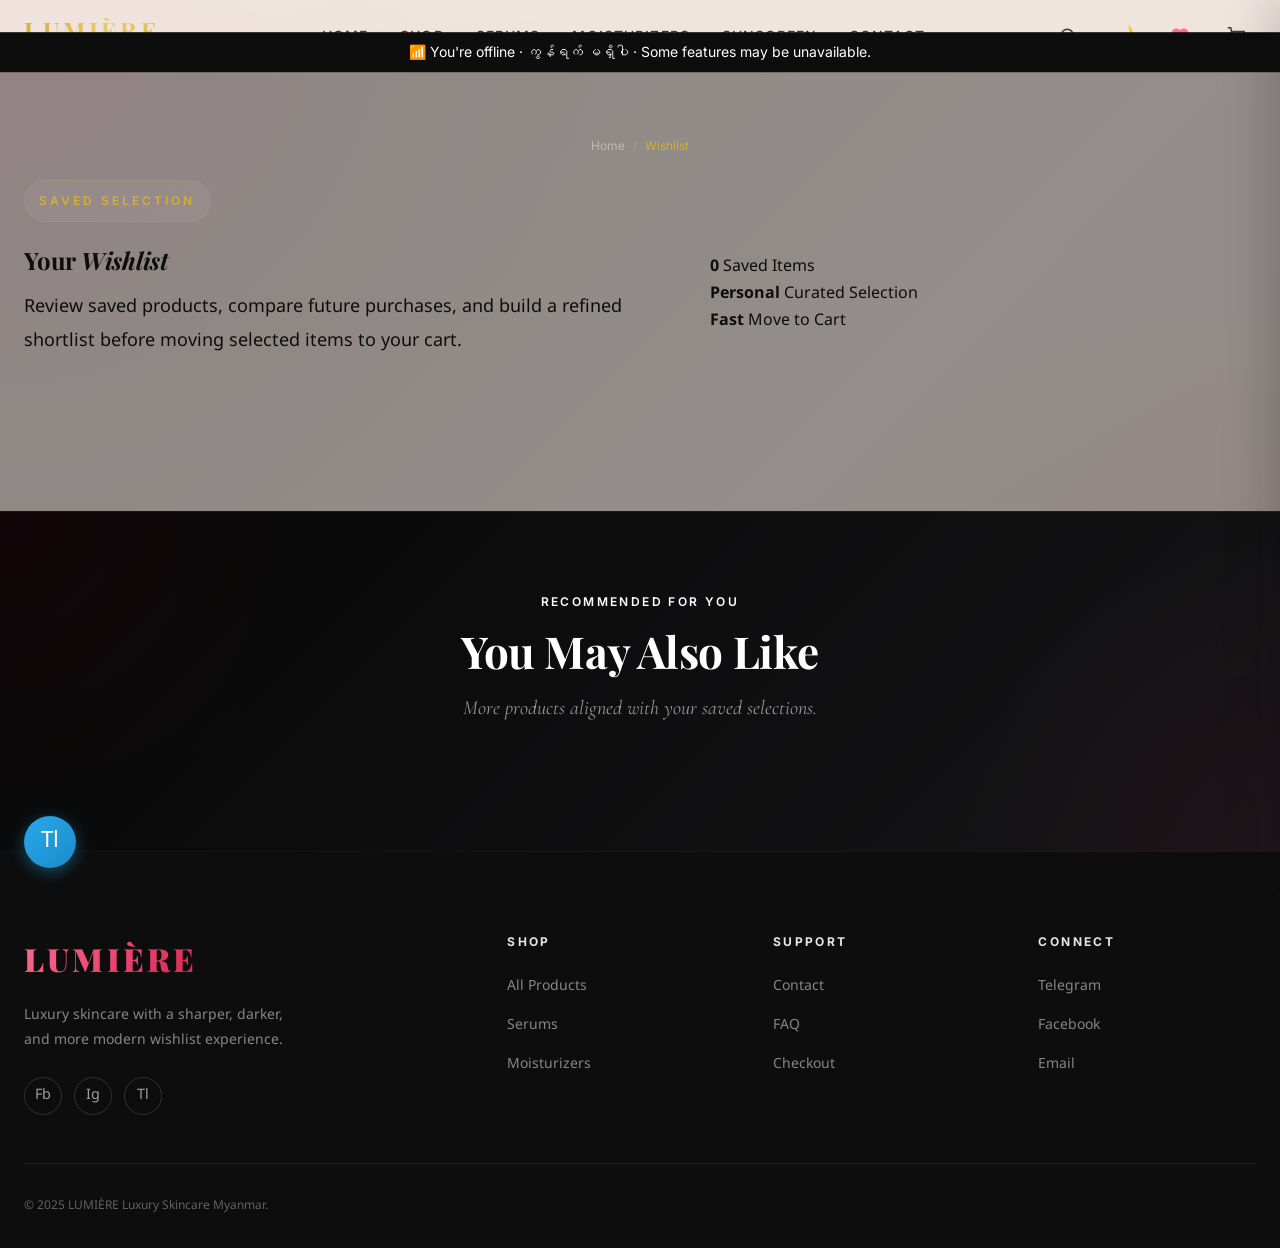
<file: wishlist.html>
<!DOCTYPE html>
<html lang="my" data-theme="dark">
<head>
  <meta charset="UTF-8" />
  <meta name="viewport" content="width=device-width, initial-scale=1.0, viewport-fit=cover" />
  <meta name="theme-color" content="#090909" />

  <title>My Wishlist — LUMIÈRE Luxury Skincare</title>
  <meta name="description" content="Your saved luxury skincare selection at LUMIÈRE Myanmar." />
  <meta name="robots" content="noindex" />

  <link rel="manifest" href="manifest.json" />
  <link rel="apple-touch-icon" href="assets/icons/icon-192.png" />
  <link rel="icon" href="assets/icons/favicon.png" />

  <link rel="stylesheet" href="assets/css/style.css" />
  <link rel="stylesheet" href="assets/css/animations.css" />
  <link rel="stylesheet" href="assets/css/luxury-theme.css" />

  <script>
    (function(){
      var t = localStorage.getItem('lumiere_theme') || 'dark';
      document.documentElement.setAttribute('data-theme', t);
    })();
  </script>

  <link rel="preconnect" href="https://fonts.googleapis.com" />
  <link rel="preconnect" href="https://fonts.gstatic.com" crossorigin />

  <style>
    .wishlist-shell-dark {
      position: relative;
      overflow: hidden;
    }

    .wishlist-shell-dark::before {
      content: '';
      position: fixed;
      inset: 0;
      pointer-events: none;
      z-index: -1;
      background:
        radial-gradient(circle at 0% 0%, rgba(163,0,42,0.12), transparent 24%),
        radial-gradient(circle at 100% 100%, rgba(210,31,76,0.10), transparent 24%),
        linear-gradient(135deg, #050505 0%, #090909 18%, #101012 58%, #18090E 100%);
    }

    .wishlist-grid {
      display: grid;
      grid-template-columns: repeat(4, minmax(0, 1fr));
      gap: var(--space-6);
    }

    .wishlist-item {
      position: relative;
      background: linear-gradient(180deg, rgba(255,255,255,0.05), rgba(255,255,255,0.03));
      border-radius: 28px;
      overflow: hidden;
      border: 1px solid rgba(255,255,255,0.08);
      transition: all var(--duration) var(--ease);
      box-shadow:
        inset 0 1px 0 rgba(255,255,255,0.04),
        0 18px 48px rgba(0,0,0,0.24),
        0 0 24px rgba(163,0,42,0.08);
      backdrop-filter: blur(14px);
      -webkit-backdrop-filter: blur(14px);
    }

    .wishlist-item:hover {
      transform: translateY(-6px);
      box-shadow:
        inset 0 1px 0 rgba(255,255,255,0.04),
        0 24px 60px rgba(0,0,0,0.28),
        0 0 34px rgba(163,0,42,0.16);
      border-color: rgba(210,31,76,0.22);
    }

    .wishlist-item-img-wrap {
      position: relative;
      aspect-ratio: 3 / 4;
      overflow: hidden;
      background: rgba(255,255,255,0.03);
    }

    .wishlist-item-img-wrap img {
      width: 100%;
      height: 100%;
      object-fit: cover;
      transition: transform 0.8s var(--ease-out), filter 0.35s var(--ease);
    }

    .wishlist-item:hover .wishlist-item-img-wrap img {
      transform: scale(1.06);
      filter: saturate(1.04) contrast(1.02);
    }

    .wishlist-item-body {
      padding: var(--space-5);
    }

    .wishlist-header-panel {
      display: none;
      margin-bottom: var(--space-8);
      padding-bottom: var(--space-5);
      border-bottom: 1px solid rgba(255,255,255,0.08);
    }

    .wishlist-actions-row {
      display: flex;
      align-items: center;
      justify-content: space-between;
      flex-wrap: wrap;
      gap: var(--space-4);
    }

    .wishlist-title-inline {
      font-family: var(--font-display);
      font-size: var(--text-2xl);
      font-weight: 700;
      color: var(--white);
      letter-spacing: -0.02em;
    }

    .wishlist-title-inline small {
      font-family: var(--font-ui);
      font-size: var(--text-sm);
      font-weight: 400;
      color: rgba(255,255,255,0.48);
      margin-left: var(--space-2);
    }

    .wishlist-action-buttons {
      display: flex;
      gap: var(--space-3);
      flex-wrap: wrap;
    }

    .wishlist-sort-row {
      display: flex;
      align-items: center;
      gap: var(--space-4);
      margin-top: var(--space-4);
      flex-wrap: wrap;
    }

    .wishlist-sort-label {
      font-family: var(--font-ui);
      font-size: var(--text-xs);
      letter-spacing: 0.1em;
      text-transform: uppercase;
      color: rgba(255,255,255,0.42);
    }

    .wishlist-sort-select {
      width: auto;
      min-width: 220px;
      background: rgba(255,255,255,0.05);
      color: var(--white);
      border: 1px solid rgba(255,255,255,0.10);
      border-radius: 16px;
      padding: 0.9rem 1rem;
      font-family: var(--font-ui);
      box-shadow: inset 0 1px 0 rgba(255,255,255,0.03);
    }

    .wishlist-empty-shell {
      display: none;
    }

    .wishlist-empty-card {
      padding: var(--space-20) var(--space-6);
      border-radius: 32px;
      text-align: center;
      background: linear-gradient(180deg, rgba(255,255,255,0.05), rgba(255,255,255,0.03));
      border: 1px solid rgba(255,255,255,0.08);
      box-shadow:
        inset 0 1px 0 rgba(255,255,255,0.04),
        0 24px 60px rgba(0,0,0,0.24),
        0 0 30px rgba(163,0,42,0.08);
    }

    .wishlist-empty-card .empty-title {
      color: var(--white);
      margin-bottom: var(--space-3);
    }

    .wishlist-empty-card .empty-desc {
      color: rgba(255,255,255,0.62);
      line-height: 1.9;
    }

    .wishlist-shared-banner {
      display: none;
      background:
        linear-gradient(135deg, rgba(111,0,27,0.18), rgba(163,0,42,0.12));
      border-top: 1px solid rgba(255,255,255,0.04);
      border-bottom: 1px solid rgba(255,255,255,0.06);
      box-shadow: 0 0 32px rgba(163,0,42,0.08);
    }

    .wishlist-shared-banner-inner {
      padding-top: var(--space-6);
      padding-bottom: var(--space-6);
    }

    .wishlist-shared-banner-head {
      display: flex;
      align-items: center;
      justify-content: space-between;
      flex-wrap: wrap;
      gap: var(--space-4);
    }

    .wishlist-shared-title {
      font-family: var(--font-display);
      font-size: var(--text-2xl);
      font-weight: 700;
      color: var(--white);
      margin-bottom: var(--space-1);
    }

    .wishlist-shared-sub {
      font-size: var(--text-sm);
      color: rgba(255,255,255,0.58);
    }

    .wishlist-shared-actions {
      display: flex;
      gap: var(--space-3);
      flex-wrap: wrap;
    }

    .wishlist-shared-grid {
      margin-top: var(--space-8);
    }

    .wishlist-section-dark {
      position: relative;
      background:
        radial-gradient(circle at 0% 0%, rgba(163,0,42,0.08), transparent 24%),
        radial-gradient(circle at 100% 100%, rgba(210,31,76,0.06), transparent 24%),
        linear-gradient(135deg, #060606 0%, #0C0C0D 35%, #151517 100%);
      border-top: 1px solid rgba(255,255,255,0.04);
      border-bottom: 1px solid rgba(255,255,255,0.04);
    }

    .wishlist-section-dark .section-title,
    .wishlist-section-dark .eyebrow,
    .wishlist-section-dark .section-subtitle {
      color: var(--white);
    }

    .wishlist-section-dark .section-subtitle {
      color: rgba(255,255,255,0.56);
    }

    @media (max-width: 1100px) {
      .wishlist-grid {
        grid-template-columns: repeat(3, minmax(0, 1fr));
      }
    }

    @media (max-width: 768px) {
      .wishlist-grid {
        grid-template-columns: repeat(2, minmax(0, 1fr));
        gap: var(--space-4);
      }

      .wishlist-sort-select {
        width: 100%;
        min-width: 0;
      }
    }

    @media (max-width: 460px) {
      .wishlist-grid {
        grid-template-columns: 1fr;
      }
    }
  </style>
</head>
<body class="page-shell-dark wishlist-shell-dark">

  <div id="loading-screen" role="status" aria-label="Loading">
    <div class="loading-logo shimmer-text">LUMIÈRE</div>
    <div class="loading-bar-track"><div class="loading-bar-fill"></div></div>
  </div>

  <header class="navbar" role="banner">
    <div class="container">
      <div class="navbar-inner">
        <a href="index.html" class="navbar-logo" aria-label="LUMIÈRE Home">
          <span class="logo-text">LUMIÈRE</span>
          <span class="logo-sub">Luxury Skincare · MM</span>
        </a>

        <nav class="navbar-links" aria-label="Main navigation">
          <a href="index.html">Home</a>
          <a href="category.html">Shop</a>
          <a href="category.html?cat=Serum">Serums</a>
          <a href="category.html?cat=Moisturizer">Moisturizers</a>
          <a href="category.html?cat=Sunscreen">Sunscreen</a>
          <a href="contact.html">Contact</a>
        </nav>

        <div class="navbar-actions">
          <button class="nav-icon-btn" data-open-search aria-label="Search">
            <svg width="18" height="18" viewBox="0 0 24 24" fill="none" stroke="currentColor" stroke-width="2">
              <circle cx="11" cy="11" r="8"></circle>
              <path d="m21 21-4.35-4.35"></path>
            </svg>
          </button>

          <button class="theme-toggle nav-icon-btn" data-toggle-theme aria-label="Toggle dark mode">
            <span data-theme-icon>◐</span>
          </button>

          <a href="wishlist.html" class="nav-icon-btn" aria-label="Wishlist" style="color:#FF6C8F;">
            <svg width="18" height="18" viewBox="0 0 24 24" fill="currentColor" stroke="currentColor" stroke-width="2">
              <path d="M20.84 4.61a5.5 5.5 0 0 0-7.78 0L12 5.67l-1.06-1.06a5.5 5.5 0 0 0-7.78 7.78l1.06 1.06L12 21.23l7.78-7.78 1.06-1.06a5.5 5.5 0 0 0 0-7.78z"></path>
            </svg>
            <span class="nav-badge" data-wishlist-badge style="display:none;">0</span>
          </a>

          <button class="nav-icon-btn" data-open-cart aria-label="Cart">
            <svg width="18" height="18" data-cart-icon viewBox="0 0 24 24" fill="none" stroke="currentColor" stroke-width="2">
              <circle cx="9" cy="21" r="1"></circle>
              <circle cx="20" cy="21" r="1"></circle>
              <path d="M1 1h4l2.68 13.39a2 2 0 0 0 2 1.61h9.72a2 2 0 0 0 2-1.61L23 6H6"></path>
            </svg>
            <span class="nav-badge" data-cart-badge style="display:none;">0</span>
          </button>

          <button class="nav-hamburger" aria-label="Open menu"><span></span><span></span><span></span></button>
        </div>
      </div>
    </div>
  </header>

  <nav class="mobile-nav" aria-label="Mobile navigation">
    <a href="index.html">Home</a>
    <a href="category.html">Shop</a>
    <a href="wishlist.html" style="color:#FF6C8F;">Wishlist</a>
    <a href="contact.html">Contact</a>
  </nav>

  <section class="page-hero-dark" style="padding-top:calc(var(--nav-h) + var(--space-12));padding-bottom:var(--space-12);overflow:hidden;">
    <div class="container" style="position:relative;z-index:2;">
      <div class="breadcrumb">
        <a href="index.html">Home</a>
        <span class="breadcrumb-sep">/</span>
        <span class="breadcrumb-current">Wishlist</span>
      </div>

      <div class="editorial-split" style="align-items:end;gap:var(--space-8);margin-top:var(--space-6);">
        <div class="reveal-blur-up">
          <span class="hero-eyebrow">Saved Selection</span>
          <h1 class="page-title-dark">Your <em>Wishlist</em></h1>
          <p class="luxe-subtext" style="max-width:700px;margin-top:var(--space-4);font-size:var(--text-md);line-height:1.9;">
            Review saved products, compare future purchases, and build a refined shortlist before moving selected items to your cart.
          </p>
        </div>

        <div class="luxe-panel-dark radius-3xl reveal-zoom-soft" style="padding:var(--space-6);min-width:min(100%,380px);">
          <div class="stat-grid-dark">
            <div class="stat-block-dark">
              <strong id="wishlist-count">0</strong>
              <span>Saved Items</span>
            </div>
            <div class="stat-block-dark">
              <strong>Personal</strong>
              <span>Curated Selection</span>
            </div>
            <div class="stat-block-dark">
              <strong>Fast</strong>
              <span>Move to Cart</span>
            </div>
          </div>
        </div>
      </div>
    </div>
  </section>

  <div id="shared-wishlist-banner" class="wishlist-shared-banner">
    <div class="container wishlist-shared-banner-inner">
      <div class="wishlist-shared-banner-head">
        <div>
          <div class="wishlist-shared-title">Shared Wishlist</div>
          <div class="wishlist-shared-sub">
            Someone shared <strong><span data-shared-count>0</span> products</strong> with you from LUMIÈRE
          </div>
        </div>

        <div class="wishlist-shared-actions">
          <button
            class="btn btn-red-luxe btn-sm"
            onclick="document.getElementById('shared-wishlist-grid')?.querySelectorAll('.btn-primary, .btn-red-luxe').forEach(b=>b.click())"
          >Add All to Cart</button>
          <a href="wishlist.html" class="btn btn-dark-glass btn-sm">View My Wishlist</a>
        </div>
      </div>

      <div class="wishlist-grid wishlist-shared-grid" id="shared-wishlist-grid">
      </div>
    </div>
  </div>

  <main class="wishlist-page" style="padding-bottom:var(--space-18);">
    <div class="container">

      <div id="wishlist-header-section" class="wishlist-header-panel">
        <div class="wishlist-actions-row">
          <div class="wishlist-title-inline">
            Saved Items
            <small>(<span id="wishlist-count-inline">0</span>)</small>
          </div>

          <div class="wishlist-action-buttons">
            <button id="wishlist-add-all-btn" class="btn btn-red-luxe btn-sm">Add All to Cart</button>
            <button id="wishlist-share-btn" class="btn btn-dark-glass btn-sm">Share Wishlist</button>
            <button id="wishlist-clear-btn" class="btn btn-dark-glass btn-sm" style="color:rgba(255,255,255,0.66);">Clear All</button>
          </div>
        </div>

        <div class="wishlist-sort-row">
          <label for="wishlist-sort" class="wishlist-sort-label">Sort</label>
          <select id="wishlist-sort" class="wishlist-sort-select sort-select">
            <option value="newest">Newest First</option>
            <option value="oldest">Oldest First</option>
            <option value="price_asc">Price: Low to High</option>
            <option value="price_desc">Price: High to Low</option>
          </select>
        </div>
      </div>

      <div class="wishlist-grid" id="wishlist-grid" role="list" aria-label="Wishlist items" aria-live="polite">
      </div>

      <div id="wishlist-empty" class="wishlist-empty-shell">
        <div class="wishlist-empty-card">
          <h2 class="empty-title">Your Wishlist is Empty</h2>
          <p class="empty-desc">
            Save products to build your shortlist and return to them anytime.
            Browse the collection to begin curating your selection.
          </p>
          <a href="category.html" class="btn btn-red-luxe btn-lg">Start Shopping</a>
        </div>

        <div style="margin-top:var(--space-12);">
          <div class="section-header reveal">
            <span class="eyebrow">Get Inspired</span>
            <h2 class="section-title">Popular Products</h2>
            <p class="section-subtitle">Discover top-viewed products while building your selection.</p>
          </div>
          <div class="grid-products reveal-stagger" id="wishlist-popular-grid"></div>
        </div>
      </div>

    </div>
  </main>

  <section
    class="section wishlist-section-dark recently-viewed-section"
    id="recently-viewed-section"
    style="display:none;"
    aria-label="Recently viewed"
  >
    <div class="container">
      <div class="section-header reveal">
        <span class="eyebrow">Continue Browsing</span>
        <h2 class="section-title">Recently Viewed</h2>
      </div>
      <div class="grid-products" id="recently-viewed-products"></div>
    </div>
  </section>

  <section class="section wishlist-section-dark" aria-label="Recommendations">
    <div class="container">
      <div class="section-header reveal">
        <span class="eyebrow">Recommended For You</span>
        <h2 class="section-title">You May Also Like</h2>
        <p class="section-subtitle">More products aligned with your saved selections.</p>
      </div>
      <div class="grid-products" id="wishlist-recommended-grid"></div>
    </div>
  </section>

  <footer class="footer footer-dark-luxe" role="contentinfo">
    <div class="container">
      <div class="footer-grid">
        <div class="footer-brand">
          <div class="logo-text" style="font-family:var(--font-display);font-size:var(--text-2xl);font-weight:900;background:linear-gradient(135deg,#FF6C8F,#D21F4C,#A3002A);-webkit-background-clip:text;-webkit-text-fill-color:transparent;background-clip:text;letter-spacing:0.1em;">
            LUMIÈRE
          </div>
          <p class="footer-desc">Luxury skincare with a sharper, darker, and more modern wishlist experience.</p>
          <div class="footer-social">
            <a href="#" class="social-btn" aria-label="Facebook">Fb</a>
            <a href="#" class="social-btn" aria-label="Instagram">Ig</a>
            <a href="https://t.me/your_telegram" class="social-btn" aria-label="Telegram">Tl</a>
          </div>
        </div>

        <div>
          <div class="footer-heading">Shop</div>
          <ul class="footer-links">
            <li><a href="category.html">All Products</a></li>
            <li><a href="category.html?cat=Serum">Serums</a></li>
            <li><a href="category.html?cat=Moisturizer">Moisturizers</a></li>
          </ul>
        </div>

        <div>
          <div class="footer-heading">Support</div>
          <ul class="footer-links">
            <li><a href="contact.html">Contact</a></li>
            <li><a href="index.html#faq">FAQ</a></li>
            <li><a href="checkout.html">Checkout</a></li>
          </ul>
        </div>

        <div>
          <div class="footer-heading">Connect</div>
          <ul class="footer-links">
            <li><a href="https://t.me/your_telegram" target="_blank" rel="noopener">Telegram</a></li>
            <li><a href="https://facebook.com/yourpage" target="_blank" rel="noopener">Facebook</a></li>
            <li><a href="mailto:hello@lumiere.com.mm">Email</a></li>
          </ul>
        </div>
      </div>

      <div class="footer-bottom">
        <div class="footer-copy">© 2025 LUMIÈRE Luxury Skincare Myanmar.</div>
      </div>
    </div>
  </footer>

  <a href="https://t.me/your_telegram" target="_blank" rel="noopener" class="floating-telegram" aria-label="Chat on Telegram">Tl</a>
  <button class="floating-top" aria-label="Back to top">↑</button>

  <script src="assets/js/discount.js"></script>
  <script src="assets/js/cart.js"></script>
  <script src="assets/js/wishlist.js"></script>
  <script src="assets/js/products.js"></script>
  <script src="assets/js/search.js"></script>
  <script src="assets/js/app.js"></script>

  <script>
    document.addEventListener('DOMContentLoaded', () => {

      function syncCount() {
        const c = WishlistSystem.getCount();
        const inlineEl = document.getElementById('wishlist-count-inline');
        const heroEl = document.getElementById('wishlist-count');
        if (inlineEl) inlineEl.textContent = c;
        if (heroEl) heroEl.textContent = c;
      }

      WishlistSystem.onChange(syncCount);
      syncCount();

      const viewed = JSON.parse(localStorage.getItem('lumiere_viewed') || '[]');
      if (viewed.length) {
        const sec = document.getElementById('recently-viewed-section');
        if (sec) sec.style.display = '';
        WishlistSystem.renderRecentlyViewed('#recently-viewed-products');
      }

      document.getElementById('wishlist-sort')?.addEventListener('change', e => {
        const grid = document.getElementById('wishlist-grid');
        if (!grid) return;
        const items = WishlistSystem.getItems();

        const sorted = [...items].sort((a, b) => {
          switch (e.target.value) {
            case 'oldest':
              return a.addedAt - b.addedAt;
            case 'price_asc': {
              const pa = DiscountSystem.calculatePrice(a.product).final;
              const pb = DiscountSystem.calculatePrice(b.product).final;
              return pa - pb;
            }
            case 'price_desc': {
              const pa = DiscountSystem.calculatePrice(a.product).final;
              const pb = DiscountSystem.calculatePrice(b.product).final;
              return pb - pa;
            }
            default:
              return b.addedAt - a.addedAt;
          }
        });

        const keys = sorted.map(i => i.product.product_code || i.product.id);
        const children = [...grid.children];
        children.sort((a, b) =>
          keys.indexOf(a.dataset.wishlistKey) - keys.indexOf(b.dataset.wishlistKey)
        );
        children.forEach(el => grid.appendChild(el));
      });

      function buildPopular() {
        const all = window._productsCache || [];
        if (!all.length) {
          setTimeout(buildPopular, 400);
          return;
        }

        const popularGrid = document.getElementById('wishlist-popular-grid');
        if (popularGrid && WishlistSystem.getCount() === 0) {
          ProductsSystem.renderProducts(popularGrid, ProductsSystem.getPopular(8));
        }

        const recGrid = document.getElementById('wishlist-recommended-grid');
        if (recGrid) {
          const wishItems = WishlistSystem.getItems();
          if (wishItems.length) {
            const related = ProductsSystem.getRelated(wishItems[0].product, 8);
            const wishKeys = new Set(wishItems.map(i => i.product.product_code || i.product.id));
            const filtered = related.filter(p => !wishKeys.has(p.product_code || p.id));
            ProductsSystem.renderProducts(recGrid, filtered.length ? filtered : ProductsSystem.getPopular(8));
          } else {
            ProductsSystem.renderProducts(recGrid, ProductsSystem.getPopular(8));
          }
        }

        AppUtils.initScrollReveal();
      }
      buildPopular();

      const grid = document.getElementById('wishlist-grid');
      if (grid) {
        const observer = new MutationObserver(() => {
          grid.querySelectorAll('.wishlist-item').forEach(item => {
            const key = item.querySelector('[data-wishlist-toggle]')?.dataset?.wishlistToggle;
            if (key && !item.dataset.wishlistKey) item.dataset.wishlistKey = key;
          });
        });
        observer.observe(grid, { childList: true, subtree: true });
      }
    });
  </script>
</body>
</html>
</file>
<file: assets/css/style.css>
/* ============================================================
   LUMIÈRE LUXURY SKINCARE — MAIN STYLESHEET
   style.css
   ============================================================ */

/* ── Google Fonts ─────────────────────────────────────────── */
@import url('https://fonts.googleapis.com/css2?family=Playfair+Display:ital,wght@0,400;0,500;0,600;0,700;0,900;1,400;1,700&family=Cormorant+Garamond:ital,wght@0,300;0,400;0,500;0,600;1,300;1,400&family=Noto+Sans+Myanmar:wght@100;200;300;400;500;600;700&family=Inter:wght@300;400;500;600&display=swap');

/* ── CSS Custom Properties ────────────────────────────────── */
:root {
  /* Brand Colors */
  --pink:        #F8D7E6;
  --pink-deep:   #EDADC9;
  --pink-dark:   #C97BA0;
  --rose-gold:   #D4AF37;
  --rose-light:  #E8CC6A;
  --champagne:   #FFF5EE;
  --champagne-2: #FAF0E6;
  --black:       #0D0D0D;
  --black-soft:  #1A1A1A;
  --black-mid:   #2D2D2D;
  --red:         #A3002A;
  --red-light:   #C0003A;
  --white:       #FFFFFF;
  --white-off:   #FDFBF8;

  /* Semantic */
  --bg:          var(--champagne);
  --bg-2:        var(--champagne-2);
  --surface:     var(--white);
  --surface-2:   #F9F3EF;
  --text:        var(--black);
  --text-soft:   #4A3728;
  --text-muted:  #8A7268;
  --border:      rgba(212,175,55,0.2);
  --border-soft: rgba(212,175,55,0.1);

  /* Fonts */
  --font-display: 'Playfair Display', 'Georgia', serif;
  --font-accent:  'Cormorant Garamond', 'Georgia', serif;
  --font-body:    'Noto Sans Myanmar', 'Inter', sans-serif;
  --font-ui:      'Inter', sans-serif;

  /* Type Scale */
  --text-xs:   0.75rem;
  --text-sm:   0.875rem;
  --text-base: 1rem;
  --text-md:   1.125rem;
  --text-lg:   1.25rem;
  --text-xl:   1.5rem;
  --text-2xl:  2rem;
  --text-3xl:  2.75rem;
  --text-4xl:  3.5rem;
  --text-5xl:  5rem;

  /* Spacing */
  --space-1:  0.25rem;
  --space-2:  0.5rem;
  --space-3:  0.75rem;
  --space-4:  1rem;
  --space-5:  1.25rem;
  --space-6:  1.5rem;
  --space-8:  2rem;
  --space-10: 2.5rem;
  --space-12: 3rem;
  --space-16: 4rem;
  --space-20: 5rem;
  --space-24: 6rem;

  /* Radius */
  --radius-sm:   4px;
  --radius:      8px;
  --radius-md:   12px;
  --radius-lg:   16px;
  --radius-xl:   24px;
  --radius-full: 9999px;

  /* Shadows */
  --shadow-sm:  0 1px 4px rgba(13,13,13,0.06);
  --shadow:     0 4px 16px rgba(13,13,13,0.08);
  --shadow-md:  0 8px 32px rgba(13,13,13,0.10);
  --shadow-lg:  0 16px 48px rgba(13,13,13,0.12);
  --shadow-xl:  0 24px 72px rgba(13,13,13,0.16);
  --shadow-gold:0 8px 32px rgba(212,175,55,0.25);
  --shadow-pink:0 8px 32px rgba(248,215,230,0.5);

  /* Transitions */
  --ease:       cubic-bezier(0.4, 0, 0.2, 1);
  --ease-out:   cubic-bezier(0, 0, 0.2, 1);
  --ease-spring:cubic-bezier(0.34, 1.56, 0.64, 1);
  --duration:   300ms;
  --duration-fast: 150ms;
  --duration-slow: 600ms;

  /* Layout */
  --max-w:      1320px;
  --nav-h:      72px;
}

/* ── Dark Mode ────────────────────────────────────────────── */
[data-theme="dark"] {
  --bg:         #0D0D0D;
  --bg-2:       #141414;
  --surface:    #1C1C1C;
  --surface-2:  #242424;
  --text:       #F5EFE6;
  --text-soft:  #C8B8A8;
  --text-muted: #7A6A5A;
  --border:     rgba(212,175,55,0.15);
  --border-soft:rgba(212,175,55,0.08);
  --shadow:     0 4px 16px rgba(0,0,0,0.4);
  --shadow-md:  0 8px 32px rgba(0,0,0,0.5);
  --shadow-lg:  0 16px 48px rgba(0,0,0,0.6);
}

/* ── Reset ────────────────────────────────────────────────── */
*, *::before, *::after {
  box-sizing: border-box;
  margin: 0;
  padding: 0;
}

html {
  scroll-behavior: smooth;
  font-size: 16px;
  -webkit-text-size-adjust: 100%;
}

body {
  font-family: var(--font-body);
  font-size: var(--text-base);
  color: var(--text);
  background-color: var(--bg);
  line-height: 1.7;
  overflow-x: hidden;
  -webkit-font-smoothing: antialiased;
  -moz-osx-font-smoothing: grayscale;
  transition: background-color var(--duration) var(--ease),
              color var(--duration) var(--ease);
}

img, video {
  max-width: 100%;
  display: block;
}

a {
  color: inherit;
  text-decoration: none;
}

ul, ol { list-style: none; }

button, input, textarea, select {
  font-family: var(--font-body);
  font-size: var(--text-base);
  border: none;
  outline: none;
  background: none;
  cursor: pointer;
}

/* ── Custom Cursor ────────────────────────────────────────── */
.cursor-dot,
.cursor-ring {
  position: fixed;
  pointer-events: none;
  z-index: 10000;
  border-radius: 50%;
  transform: translate(-50%, -50%);
  transition: opacity var(--duration-fast) var(--ease);
}

.cursor-dot {
  width: 8px;
  height: 8px;
  background: var(--rose-gold);
}

.cursor-ring {
  width: 36px;
  height: 36px;
  border: 1.5px solid rgba(212,175,55,0.5);
  transition: transform 0.15s var(--ease), opacity var(--duration-fast) var(--ease);
}

.cursor-ring.hover {
  transform: translate(-50%, -50%) scale(1.6);
  background: rgba(212,175,55,0.08);
  border-color: var(--rose-gold);
}

@media (hover: none) {
  .cursor-dot, .cursor-ring { display: none; }
}

/* ── Scrollbar ────────────────────────────────────────────── */
::-webkit-scrollbar { width: 6px; }
::-webkit-scrollbar-track { background: var(--bg-2); }
::-webkit-scrollbar-thumb {
  background: linear-gradient(to bottom, var(--rose-gold), var(--pink-dark));
  border-radius: var(--radius-full);
}

/* ── Typography ───────────────────────────────────────────── */
.font-display  { font-family: var(--font-display); }
.font-accent   { font-family: var(--font-accent); }
.font-body     { font-family: var(--font-body); }

h1, h2, h3 {
  font-family: var(--font-display);
  line-height: 1.2;
  font-weight: 700;
  letter-spacing: -0.01em;
}

h4, h5, h6 {
  font-family: var(--font-accent);
  line-height: 1.3;
  font-weight: 500;
  letter-spacing: 0.02em;
}

.eyebrow {
  font-family: var(--font-ui);
  font-size: var(--text-xs);
  font-weight: 600;
  letter-spacing: 0.2em;
  text-transform: uppercase;
  color: var(--rose-gold);
}

.section-title {
  font-family: var(--font-display);
  font-size: clamp(var(--text-2xl), 4vw, var(--text-3xl));
  font-weight: 700;
  color: var(--text);
  line-height: 1.2;
}

.section-subtitle {
  font-family: var(--font-accent);
  font-size: var(--text-lg);
  font-style: italic;
  color: var(--text-muted);
  line-height: 1.5;
}

/* ── Layout ───────────────────────────────────────────────── */
.container {
  width: 100%;
  max-width: var(--max-w);
  margin: 0 auto;
  padding: 0 var(--space-6);
}

@media (max-width: 768px) {
  .container { padding: 0 var(--space-4); }
}

.section {
  padding: var(--space-20) 0;
}

.section-sm {
  padding: var(--space-12) 0;
}

.section-header {
  text-align: center;
  margin-bottom: var(--space-12);
}

.section-header .eyebrow {
  display: block;
  margin-bottom: var(--space-3);
}

.section-header .section-title {
  margin-bottom: var(--space-4);
}

/* Grid */
.grid-products {
  display: grid;
  grid-template-columns: repeat(4, 1fr);
  gap: var(--space-6);
}

@media (max-width: 1100px) {
  .grid-products { grid-template-columns: repeat(3, 1fr); }
}
@media (max-width: 768px) {
  .grid-products { grid-template-columns: repeat(2, 1fr); gap: var(--space-4); }
}
@media (max-width: 400px) {
  .grid-products { grid-template-columns: 1fr; }
}

/* ── Luxury Divider ───────────────────────────────────────── */
.divider-gold {
  display: flex;
  align-items: center;
  gap: var(--space-4);
  margin: var(--space-8) auto;
  max-width: 300px;
}

.divider-gold::before,
.divider-gold::after {
  content: '';
  flex: 1;
  height: 1px;
  background: linear-gradient(to right, transparent, var(--rose-gold), transparent);
}

.divider-gold-icon {
  font-size: var(--text-sm);
  color: var(--rose-gold);
  flex-shrink: 0;
}

/* ── Navbar ───────────────────────────────────────────────── */
.navbar {
  position: fixed;
  top: 0;
  left: 0;
  right: 0;
  z-index: 1000;
  height: var(--nav-h);
  display: flex;
  align-items: center;
  background: rgba(255,245,238,0.85);
  backdrop-filter: blur(20px) saturate(180%);
  -webkit-backdrop-filter: blur(20px) saturate(180%);
  border-bottom: 1px solid var(--border-soft);
  transition: all var(--duration) var(--ease);
}

[data-theme="dark"] .navbar {
  background: rgba(13,13,13,0.85);
}

.navbar.scrolled {
  height: 60px;
  box-shadow: var(--shadow-md);
}

.navbar-inner {
  display: flex;
  align-items: center;
  justify-content: space-between;
  width: 100%;
}

/* Logo */
.navbar-logo {
  display: flex;
  flex-direction: column;
  line-height: 1;
}

.logo-text {
  font-family: var(--font-display);
  font-size: var(--text-xl);
  font-weight: 700;
  letter-spacing: 0.15em;
  background: linear-gradient(135deg, var(--rose-gold) 0%, var(--rose-light) 50%, var(--rose-gold) 100%);
  -webkit-background-clip: text;
  -webkit-text-fill-color: transparent;
  background-clip: text;
}

.logo-sub {
  font-family: var(--font-ui);
  font-size: 0.6rem;
  letter-spacing: 0.3em;
  text-transform: uppercase;
  color: var(--text-muted);
  margin-top: 2px;
}

/* Nav Links */
.navbar-links {
  display: flex;
  align-items: center;
  gap: var(--space-8);
}

.navbar-links a {
  font-family: var(--font-ui);
  font-size: var(--text-sm);
  font-weight: 500;
  letter-spacing: 0.08em;
  text-transform: uppercase;
  color: var(--text-soft);
  position: relative;
  transition: color var(--duration-fast) var(--ease);
}

.navbar-links a::after {
  content: '';
  position: absolute;
  bottom: -4px;
  left: 0;
  width: 0;
  height: 1px;
  background: var(--rose-gold);
  transition: width var(--duration) var(--ease);
}

.navbar-links a:hover { color: var(--rose-gold); }
.navbar-links a:hover::after { width: 100%; }

/* Nav Actions */
.navbar-actions {
  display: flex;
  align-items: center;
  gap: var(--space-4);
}

.nav-icon-btn {
  position: relative;
  width: 40px;
  height: 40px;
  display: flex;
  align-items: center;
  justify-content: center;
  border-radius: var(--radius-full);
  color: var(--text-soft);
  transition: all var(--duration-fast) var(--ease);
}

.nav-icon-btn:hover {
  background: var(--border-soft);
  color: var(--rose-gold);
  transform: scale(1.05);
}

.nav-badge {
  position: absolute;
  top: 2px;
  right: 2px;
  width: 18px;
  height: 18px;
  background: var(--red);
  color: var(--white);
  font-size: 0.6rem;
  font-weight: 700;
  border-radius: var(--radius-full);
  display: flex;
  align-items: center;
  justify-content: center;
  font-family: var(--font-ui);
  transition: transform var(--ease-spring) var(--duration-fast);
}

.nav-badge.bump {
  animation: badge-bump 0.3s var(--ease-spring);
}

@keyframes badge-bump {
  0%   { transform: scale(1); }
  50%  { transform: scale(1.5); }
  100% { transform: scale(1); }
}

/* Mobile Menu Toggle */
.nav-hamburger {
  display: none;
  flex-direction: column;
  gap: 5px;
  padding: 8px;
  cursor: pointer;
}

.nav-hamburger span {
  display: block;
  width: 22px;
  height: 1.5px;
  background: var(--text);
  border-radius: 2px;
  transition: all var(--duration) var(--ease);
}

.nav-hamburger.open span:nth-child(1) {
  transform: translateY(6.5px) rotate(45deg);
}
.nav-hamburger.open span:nth-child(2) {
  opacity: 0;
  transform: scaleX(0);
}
.nav-hamburger.open span:nth-child(3) {
  transform: translateY(-6.5px) rotate(-45deg);
}

/* Mobile Drawer */
.mobile-nav {
  position: fixed;
  top: var(--nav-h);
  left: 0;
  right: 0;
  bottom: 0;
  background: var(--bg);
  z-index: 999;
  padding: var(--space-8) var(--space-6);
  display: flex;
  flex-direction: column;
  gap: var(--space-6);
  transform: translateX(100%);
  transition: transform var(--duration) var(--ease);
  overflow-y: auto;
}

.mobile-nav.open { transform: translateX(0); }

.mobile-nav a {
  font-family: var(--font-display);
  font-size: var(--text-xl);
  font-weight: 600;
  color: var(--text);
  padding: var(--space-4) 0;
  border-bottom: 1px solid var(--border-soft);
  transition: color var(--duration-fast) var(--ease);
}

.mobile-nav a:hover { color: var(--rose-gold); }

@media (max-width: 900px) {
  .navbar-links { display: none; }
  .nav-hamburger { display: flex; }
}

/* ── Search Bar ───────────────────────────────────────────── */
.search-overlay {
  position: fixed;
  inset: 0;
  background: rgba(13,13,13,0.7);
  backdrop-filter: blur(8px);
  z-index: 1100;
  display: flex;
  align-items: flex-start;
  justify-content: center;
  padding-top: 15vh;
  opacity: 0;
  pointer-events: none;
  transition: opacity var(--duration) var(--ease);
}

.search-overlay.open {
  opacity: 1;
  pointer-events: all;
}

.search-box {
  width: 100%;
  max-width: 640px;
  margin: 0 var(--space-6);
}

.search-input-wrap {
  position: relative;
  display: flex;
  align-items: center;
  background: var(--surface);
  border: 1px solid var(--border);
  border-radius: var(--radius-xl);
  padding: var(--space-4) var(--space-6);
  box-shadow: var(--shadow-xl);
}

.search-input-wrap input {
  flex: 1;
  font-size: var(--text-lg);
  color: var(--text);
  background: transparent;
  caret-color: var(--rose-gold);
}

.search-input-wrap input::placeholder { color: var(--text-muted); }

.search-suggestions {
  background: var(--surface);
  border: 1px solid var(--border);
  border-top: none;
  border-radius: 0 0 var(--radius-lg) var(--radius-lg);
  max-height: 400px;
  overflow-y: auto;
  box-shadow: var(--shadow-lg);
}

.search-suggestion-item {
  display: flex;
  align-items: center;
  gap: var(--space-4);
  padding: var(--space-3) var(--space-6);
  cursor: pointer;
  transition: background var(--duration-fast) var(--ease);
}

.search-suggestion-item:hover { background: var(--surface-2); }

.search-suggestion-img {
  width: 48px;
  height: 48px;
  border-radius: var(--radius);
  object-fit: cover;
  background: var(--bg-2);
  flex-shrink: 0;
}

.search-suggestion-name {
  font-size: var(--text-sm);
  font-weight: 500;
  color: var(--text);
}

.search-suggestion-price {
  font-size: var(--text-xs);
  color: var(--rose-gold);
  font-weight: 600;
}

/* ── Product Card ─────────────────────────────────────────── */
.product-card {
  position: relative;
  background: var(--surface);
  border-radius: var(--radius-lg);
  overflow: hidden;
  box-shadow: var(--shadow-sm);
  border: 1px solid var(--border-soft);
  transition: transform var(--duration) var(--ease-spring),
              box-shadow var(--duration) var(--ease);
  cursor: pointer;
}

.product-card:hover {
  transform: translateY(-6px);
  box-shadow: var(--shadow-gold);
}

.product-card-image {
  position: relative;
  aspect-ratio: 3/4;
  overflow: hidden;
  background: var(--bg-2);
}

.product-card-image img {
  width: 100%;
  height: 100%;
  object-fit: cover;
  transition: transform var(--duration-slow) var(--ease);
}

.product-card:hover .product-card-image img {
  transform: scale(1.08);
}

/* Badges */
.product-badge {
  position: absolute;
  top: var(--space-3);
  left: var(--space-3);
  display: flex;
  flex-direction: column;
  gap: var(--space-1);
  z-index: 2;
}

.badge {
  display: inline-flex;
  align-items: center;
  padding: 3px 10px;
  border-radius: var(--radius-full);
  font-family: var(--font-ui);
  font-size: 0.65rem;
  font-weight: 700;
  letter-spacing: 0.05em;
  text-transform: uppercase;
}

.badge-new {
  background: var(--black);
  color: var(--white);
}

.badge-sale {
  background: var(--red);
  color: var(--white);
}

.badge-hot {
  background: linear-gradient(135deg, #FF6B6B, #FF3E3E);
  color: var(--white);
}

.badge-low {
  background: rgba(212,175,55,0.15);
  color: var(--rose-gold);
  border: 1px solid var(--rose-gold);
}

/* Quick action buttons */
.product-card-actions {
  position: absolute;
  top: var(--space-3);
  right: var(--space-3);
  display: flex;
  flex-direction: column;
  gap: var(--space-2);
  z-index: 2;
  opacity: 0;
  transform: translateX(8px);
  transition: all var(--duration) var(--ease);
}

.product-card:hover .product-card-actions {
  opacity: 1;
  transform: translateX(0);
}

.card-action-btn {
  width: 36px;
  height: 36px;
  border-radius: var(--radius-full);
  background: rgba(255,255,255,0.9);
  backdrop-filter: blur(8px);
  display: flex;
  align-items: center;
  justify-content: center;
  box-shadow: var(--shadow);
  color: var(--text);
  transition: all var(--duration-fast) var(--ease);
  font-size: 0.9rem;
}

.card-action-btn:hover {
  background: var(--rose-gold);
  color: var(--white);
  transform: scale(1.1);
}

.card-action-btn.wishlisted {
  background: var(--red);
  color: var(--white);
}

/* Quick add to cart overlay */
.product-card-quick-add {
  position: absolute;
  bottom: 0;
  left: 0;
  right: 0;
  background: rgba(13,13,13,0.85);
  color: var(--white);
  text-align: center;
  padding: var(--space-3) var(--space-4);
  font-family: var(--font-ui);
  font-size: var(--text-sm);
  font-weight: 600;
  letter-spacing: 0.1em;
  text-transform: uppercase;
  transform: translateY(100%);
  transition: transform var(--duration) var(--ease);
}

.product-card:hover .product-card-quick-add {
  transform: translateY(0);
}

/* Card body */
.product-card-body {
  padding: var(--space-4);
}

.product-sku {
  font-family: var(--font-ui);
  font-size: var(--text-xs);
  color: var(--text-muted);
  letter-spacing: 0.05em;
  margin-bottom: var(--space-1);
}

.product-brand {
  font-family: var(--font-ui);
  font-size: var(--text-xs);
  font-weight: 600;
  letter-spacing: 0.12em;
  text-transform: uppercase;
  color: var(--rose-gold);
  margin-bottom: var(--space-2);
}

.product-name {
  font-family: var(--font-display);
  font-size: var(--text-md);
  font-weight: 600;
  color: var(--text);
  line-height: 1.3;
  margin-bottom: var(--space-2);
  display: -webkit-box;
  -webkit-line-clamp: 2;
  -webkit-box-orient: vertical;
  overflow: hidden;
}

.product-name-mm {
  font-family: var(--font-body);
  font-size: var(--text-sm);
  color: var(--text-soft);
  display: -webkit-box;
  -webkit-line-clamp: 1;
  -webkit-box-orient: vertical;
  overflow: hidden;
  margin-bottom: var(--space-3);
}

/* Price */
.product-price {
  display: flex;
  align-items: baseline;
  gap: var(--space-2);
  flex-wrap: wrap;
}

.price-current {
  font-family: var(--font-display);
  font-size: var(--text-lg);
  font-weight: 700;
  color: var(--red);
}

.price-original {
  font-family: var(--font-ui);
  font-size: var(--text-sm);
  color: var(--text-muted);
  text-decoration: line-through;
}

.price-normal {
  font-family: var(--font-display);
  font-size: var(--text-lg);
  font-weight: 700;
  color: var(--text);
}

.price-discount-tag {
  font-family: var(--font-ui);
  font-size: var(--text-xs);
  font-weight: 700;
  color: var(--white);
  background: var(--red);
  padding: 2px 7px;
  border-radius: var(--radius-full);
}

/* Rating */
.product-rating {
  display: flex;
  align-items: center;
  gap: var(--space-2);
  margin-top: var(--space-2);
}

.stars {
  display: flex;
  gap: 2px;
  color: var(--rose-gold);
  font-size: 0.75rem;
}

.rating-count {
  font-family: var(--font-ui);
  font-size: var(--text-xs);
  color: var(--text-muted);
}

.sold-count {
  font-family: var(--font-ui);
  font-size: var(--text-xs);
  color: var(--text-muted);
}

/* ── Skeleton Loader ──────────────────────────────────────── */
.skeleton {
  background: linear-gradient(90deg,
    var(--surface-2) 25%,
    var(--border) 50%,
    var(--surface-2) 75%
  );
  background-size: 200% 100%;
  animation: skeleton-shimmer 1.5s infinite;
  border-radius: var(--radius);
}

@keyframes skeleton-shimmer {
  0%   { background-position: 200% 0; }
  100% { background-position: -200% 0; }
}

.skeleton-card {
  background: var(--surface);
  border-radius: var(--radius-lg);
  overflow: hidden;
  border: 1px solid var(--border-soft);
}

.skeleton-img {
  aspect-ratio: 3/4;
}

.skeleton-body {
  padding: var(--space-4);
  display: flex;
  flex-direction: column;
  gap: var(--space-3);
}

.skeleton-line {
  height: 14px;
  border-radius: var(--radius-sm);
}

.skeleton-line.short { width: 40%; }
.skeleton-line.medium { width: 70%; }
.skeleton-line.long { width: 90%; }
.skeleton-line.full { width: 100%; }

/* ── Buttons ──────────────────────────────────────────────── */
.btn {
  display: inline-flex;
  align-items: center;
  justify-content: center;
  gap: var(--space-2);
  padding: var(--space-3) var(--space-8);
  border-radius: var(--radius-full);
  font-family: var(--font-ui);
  font-size: var(--text-sm);
  font-weight: 600;
  letter-spacing: 0.1em;
  text-transform: uppercase;
  cursor: pointer;
  transition: all var(--duration) var(--ease);
  border: 1.5px solid transparent;
  white-space: nowrap;
  position: relative;
  overflow: hidden;
}

.btn::after {
  content: '';
  position: absolute;
  inset: 0;
  background: rgba(255,255,255,0.12);
  opacity: 0;
  transition: opacity var(--duration-fast) var(--ease);
}

.btn:hover::after { opacity: 1; }

.btn-primary {
  background: linear-gradient(135deg, var(--rose-gold) 0%, #C49B2A 100%);
  color: var(--white);
  border-color: transparent;
  box-shadow: 0 4px 16px rgba(212,175,55,0.35);
}

.btn-primary:hover {
  transform: translateY(-2px);
  box-shadow: 0 8px 24px rgba(212,175,55,0.45);
}

.btn-primary:active {
  transform: translateY(0);
}

.btn-dark {
  background: var(--black);
  color: var(--white);
  border-color: var(--black);
}

.btn-dark:hover {
  background: var(--black-soft);
  transform: translateY(-2px);
  box-shadow: var(--shadow-md);
}

.btn-outline {
  background: transparent;
  color: var(--text);
  border-color: var(--border);
}

.btn-outline:hover {
  border-color: var(--rose-gold);
  color: var(--rose-gold);
  background: rgba(212,175,55,0.05);
}

.btn-ghost {
  background: transparent;
  color: var(--text-soft);
  border-color: transparent;
}

.btn-ghost:hover {
  background: var(--surface-2);
  color: var(--text);
}

.btn-red {
  background: var(--red);
  color: var(--white);
  border-color: transparent;
}

.btn-red:hover {
  background: var(--red-light);
  transform: translateY(-2px);
  box-shadow: 0 8px 24px rgba(163,0,42,0.35);
}

.btn-sm {
  padding: var(--space-2) var(--space-5);
  font-size: var(--text-xs);
}

.btn-lg {
  padding: var(--space-4) var(--space-10);
  font-size: var(--text-base);
}

.btn-icon {
  width: 44px;
  height: 44px;
  padding: 0;
  border-radius: var(--radius-full);
}

.btn:disabled {
  opacity: 0.5;
  cursor: not-allowed;
  pointer-events: none;
}

/* ── Flash Sale Timer ─────────────────────────────────────── */
.flash-timer {
  display: inline-flex;
  align-items: center;
  gap: var(--space-3);
  background: var(--black);
  padding: var(--space-2) var(--space-5);
  border-radius: var(--radius-full);
}

.timer-unit {
  display: flex;
  flex-direction: column;
  align-items: center;
  gap: 2px;
}

.timer-value {
  font-family: var(--font-display);
  font-size: var(--text-xl);
  font-weight: 700;
  color: var(--rose-gold);
  line-height: 1;
  min-width: 2ch;
  text-align: center;
}

.timer-label {
  font-family: var(--font-ui);
  font-size: 0.55rem;
  letter-spacing: 0.1em;
  text-transform: uppercase;
  color: rgba(255,255,255,0.5);
}

.timer-colon {
  font-size: var(--text-xl);
  font-weight: 700;
  color: var(--rose-gold);
  align-self: flex-start;
  padding-top: 2px;
  animation: blink 1s infinite;
}

@keyframes blink {
  0%, 100% { opacity: 1; }
  50%       { opacity: 0.3; }
}

/* ── Mini Cart ────────────────────────────────────────────── */
.cart-drawer {
  position: fixed;
  top: 0;
  right: 0;
  bottom: 0;
  width: 420px;
  background: var(--surface);
  z-index: 1200;
  box-shadow: -8px 0 48px rgba(13,13,13,0.2);
  transform: translateX(100%);
  transition: transform var(--duration) var(--ease);
  display: flex;
  flex-direction: column;
}

.cart-drawer.open { transform: translateX(0); }

.cart-drawer-header {
  padding: var(--space-6);
  border-bottom: 1px solid var(--border-soft);
  display: flex;
  align-items: center;
  justify-content: space-between;
}

.cart-drawer-title {
  font-family: var(--font-display);
  font-size: var(--text-xl);
  font-weight: 600;
}

.cart-drawer-body {
  flex: 1;
  overflow-y: auto;
  padding: var(--space-6);
  display: flex;
  flex-direction: column;
  gap: var(--space-4);
}

.cart-item {
  display: flex;
  gap: var(--space-4);
  padding: var(--space-4);
  background: var(--surface-2);
  border-radius: var(--radius-md);
}

.cart-item-img {
  width: 80px;
  height: 80px;
  border-radius: var(--radius);
  object-fit: cover;
  flex-shrink: 0;
  background: var(--bg-2);
}

.cart-item-info { flex: 1; }

.cart-item-name {
  font-size: var(--text-sm);
  font-weight: 600;
  line-height: 1.3;
  margin-bottom: var(--space-1);
}

.cart-item-sku {
  font-size: var(--text-xs);
  color: var(--text-muted);
  margin-bottom: var(--space-3);
}

.cart-item-controls {
  display: flex;
  align-items: center;
  justify-content: space-between;
}

.qty-control {
  display: flex;
  align-items: center;
  gap: var(--space-3);
}

.qty-btn {
  width: 28px;
  height: 28px;
  border-radius: var(--radius-full);
  border: 1px solid var(--border);
  display: flex;
  align-items: center;
  justify-content: center;
  font-size: var(--text-sm);
  font-weight: 700;
  color: var(--text-soft);
  transition: all var(--duration-fast) var(--ease);
}

.qty-btn:hover {
  border-color: var(--rose-gold);
  color: var(--rose-gold);
  background: rgba(212,175,55,0.05);
}

.qty-value {
  font-family: var(--font-ui);
  font-weight: 600;
  min-width: 2ch;
  text-align: center;
}

.cart-item-price {
  font-family: var(--font-display);
  font-weight: 700;
  color: var(--red);
}

.cart-drawer-footer {
  padding: var(--space-6);
  border-top: 1px solid var(--border-soft);
}

.cart-subtotal {
  display: flex;
  justify-content: space-between;
  margin-bottom: var(--space-4);
  font-size: var(--text-lg);
  font-weight: 600;
}

.cart-subtotal-label { color: var(--text-soft); }
.cart-subtotal-value { color: var(--rose-gold); }

/* Overlay */
.overlay-backdrop {
  position: fixed;
  inset: 0;
  background: rgba(13,13,13,0.5);
  z-index: 1100;
  opacity: 0;
  pointer-events: none;
  transition: opacity var(--duration) var(--ease);
}

.overlay-backdrop.open {
  opacity: 1;
  pointer-events: all;
}

/* ── Toast Notification ───────────────────────────────────── */
.toast-container {
  position: fixed;
  bottom: var(--space-6);
  right: var(--space-6);
  z-index: 2000;
  display: flex;
  flex-direction: column;
  gap: var(--space-3);
  pointer-events: none;
}

.toast {
  display: flex;
  align-items: center;
  gap: var(--space-3);
  background: var(--black-soft);
  color: var(--white);
  padding: var(--space-3) var(--space-5);
  border-radius: var(--radius-md);
  box-shadow: var(--shadow-lg);
  font-size: var(--text-sm);
  font-weight: 500;
  animation: toast-in 0.4s var(--ease-spring) forwards;
  border-left: 3px solid var(--rose-gold);
  min-width: 240px;
}

.toast.success { border-color: #22c55e; }
.toast.error   { border-color: var(--red); }
.toast.info    { border-color: var(--rose-gold); }

.toast.toast-out {
  animation: toast-out 0.3s var(--ease) forwards;
}

@keyframes toast-in {
  from { opacity: 0; transform: translateX(60px); }
  to   { opacity: 1; transform: translateX(0); }
}

@keyframes toast-out {
  from { opacity: 1; transform: translateX(0); }
  to   { opacity: 0; transform: translateX(60px); }
}

/* ── Floating Buttons ─────────────────────────────────────── */
.floating-telegram {
  position: fixed;
  bottom: var(--space-8);
  left: var(--space-6);
  z-index: 900;
  width: 52px;
  height: 52px;
  border-radius: var(--radius-full);
  background: linear-gradient(135deg, #29A8EB, #1A8CC8);
  color: var(--white);
  font-size: 1.4rem;
  display: flex;
  align-items: center;
  justify-content: center;
  box-shadow: 0 4px 16px rgba(41,168,235,0.4);
  transition: all var(--duration) var(--ease-spring);
  animation: float 3s ease-in-out infinite;
}

.floating-telegram:hover {
  transform: scale(1.12);
  box-shadow: 0 8px 28px rgba(41,168,235,0.55);
  animation: none;
}

.floating-top {
  position: fixed;
  bottom: var(--space-8);
  right: var(--space-6);
  z-index: 900;
  width: 44px;
  height: 44px;
  border-radius: var(--radius-full);
  background: var(--surface);
  color: var(--text-soft);
  border: 1px solid var(--border);
  font-size: 1rem;
  display: flex;
  align-items: center;
  justify-content: center;
  box-shadow: var(--shadow);
  cursor: pointer;
  transition: all var(--duration) var(--ease-spring);
  opacity: 0;
  pointer-events: none;
  transform: translateY(12px);
}

.floating-top.visible {
  opacity: 1;
  pointer-events: all;
  transform: translateY(0);
}

.floating-top:hover {
  background: var(--rose-gold);
  color: var(--white);
  border-color: transparent;
  transform: translateY(-3px);
}

@keyframes float {
  0%, 100% { transform: translateY(0); }
  50%       { transform: translateY(-8px); }
}

/* ── Stock Status ─────────────────────────────────────────── */
.stock-status {
  display: inline-flex;
  align-items: center;
  gap: var(--space-2);
  font-family: var(--font-ui);
  font-size: var(--text-xs);
  font-weight: 600;
  letter-spacing: 0.05em;
}

.stock-dot {
  width: 6px;
  height: 6px;
  border-radius: 50%;
  flex-shrink: 0;
}

.stock-in    .stock-dot { background: #22c55e; }
.stock-low   .stock-dot { background: var(--rose-gold); animation: pulse-dot 1.5s infinite; }
.stock-out   .stock-dot { background: var(--text-muted); }

.stock-in    { color: #22c55e; }
.stock-low   { color: var(--rose-gold); }
.stock-out   { color: var(--text-muted); }

@keyframes pulse-dot {
  0%, 100% { transform: scale(1); opacity: 1; }
  50%       { transform: scale(1.6); opacity: 0.5; }
}

/* ── Trust Badges ─────────────────────────────────────────── */
.trust-strip {
  background: var(--surface);
  border-top: 1px solid var(--border-soft);
  border-bottom: 1px solid var(--border-soft);
  padding: var(--space-6) 0;
}

.trust-grid {
  display: grid;
  grid-template-columns: repeat(4, 1fr);
  gap: var(--space-6);
  text-align: center;
}

.trust-item {
  display: flex;
  flex-direction: column;
  align-items: center;
  gap: var(--space-2);
}

.trust-icon {
  width: 48px;
  height: 48px;
  border-radius: var(--radius-full);
  background: linear-gradient(135deg, rgba(212,175,55,0.12), rgba(212,175,55,0.06));
  border: 1px solid rgba(212,175,55,0.2);
  display: flex;
  align-items: center;
  justify-content: center;
  font-size: 1.2rem;
  color: var(--rose-gold);
}

.trust-label {
  font-family: var(--font-ui);
  font-size: var(--text-xs);
  font-weight: 700;
  letter-spacing: 0.08em;
  text-transform: uppercase;
  color: var(--text);
}

.trust-sub {
  font-size: var(--text-xs);
  color: var(--text-muted);
}

@media (max-width: 768px) {
  .trust-grid { grid-template-columns: repeat(2, 1fr); }
}

/* ── Footer ───────────────────────────────────────────────── */
.footer {
  background: var(--black);
  color: rgba(255,255,255,0.7);
  padding: var(--space-20) 0 var(--space-8);
}

.footer-grid {
  display: grid;
  grid-template-columns: 2fr 1fr 1fr 1fr;
  gap: var(--space-12);
  margin-bottom: var(--space-12);
}

.footer-brand .logo-text { font-size: var(--text-2xl); }

.footer-desc {
  margin-top: var(--space-4);
  font-size: var(--text-sm);
  line-height: 1.8;
  color: rgba(255,255,255,0.5);
  max-width: 280px;
}

.footer-social {
  display: flex;
  gap: var(--space-3);
  margin-top: var(--space-6);
}

.social-btn {
  width: 38px;
  height: 38px;
  border-radius: var(--radius-full);
  border: 1px solid rgba(255,255,255,0.15);
  display: flex;
  align-items: center;
  justify-content: center;
  font-size: 0.9rem;
  color: rgba(255,255,255,0.6);
  transition: all var(--duration-fast) var(--ease);
}

.social-btn:hover {
  border-color: var(--rose-gold);
  color: var(--rose-gold);
  background: rgba(212,175,55,0.08);
}

.footer-heading {
  font-family: var(--font-ui);
  font-size: var(--text-xs);
  font-weight: 700;
  letter-spacing: 0.2em;
  text-transform: uppercase;
  color: rgba(255,255,255,0.9);
  margin-bottom: var(--space-5);
}

.footer-links {
  display: flex;
  flex-direction: column;
  gap: var(--space-3);
}

.footer-links a {
  font-size: var(--text-sm);
  color: rgba(255,255,255,0.5);
  transition: color var(--duration-fast) var(--ease);
}

.footer-links a:hover { color: var(--rose-gold); }

.footer-bottom {
  padding-top: var(--space-8);
  border-top: 1px solid rgba(255,255,255,0.08);
  display: flex;
  align-items: center;
  justify-content: space-between;
  flex-wrap: wrap;
  gap: var(--space-4);
}

.footer-copy {
  font-size: var(--text-xs);
  color: rgba(255,255,255,0.35);
}

.footer-payments {
  display: flex;
  align-items: center;
  gap: var(--space-3);
  font-size: var(--text-xs);
  color: rgba(255,255,255,0.4);
}

@media (max-width: 900px) {
  .footer-grid { grid-template-columns: 1fr 1fr; }
}

@media (max-width: 550px) {
  .footer-grid { grid-template-columns: 1fr; }
}

/* ── Loading Screen ───────────────────────────────────────── */
#loading-screen {
  position: fixed;
  inset: 0;
  z-index: 9999;
  background: var(--champagne);
  display: flex;
  flex-direction: column;
  align-items: center;
  justify-content: center;
  gap: var(--space-8);
  transition: opacity 0.6s var(--ease), visibility 0.6s var(--ease);
}

#loading-screen.hidden {
  opacity: 0;
  visibility: hidden;
}

.loading-logo {
  font-family: var(--font-display);
  font-size: var(--text-4xl);
  font-weight: 900;
  background: linear-gradient(135deg, var(--rose-gold), var(--rose-light), var(--rose-gold));
  background-size: 200% 200%;
  -webkit-background-clip: text;
  -webkit-text-fill-color: transparent;
  background-clip: text;
  animation: shimmer-text 2s linear infinite;
  letter-spacing: 0.2em;
}

.loading-bar-track {
  width: 200px;
  height: 2px;
  background: rgba(212,175,55,0.2);
  border-radius: var(--radius-full);
  overflow: hidden;
}

.loading-bar-fill {
  height: 100%;
  background: linear-gradient(to right, var(--rose-gold), var(--rose-light));
  border-radius: var(--radius-full);
  animation: loading-fill 1.8s var(--ease) forwards;
}

@keyframes loading-fill {
  from { width: 0%; }
  to   { width: 100%; }
}

.loading-tagline {
  font-family: var(--font-accent);
  font-style: italic;
  font-size: var(--text-sm);
  color: var(--text-muted);
  letter-spacing: 0.1em;
}

/* ── Theme Toggle ─────────────────────────────────────────── */
.theme-toggle {
  width: 40px;
  height: 40px;
  border-radius: var(--radius-full);
  display: flex;
  align-items: center;
  justify-content: center;
  color: var(--text-soft);
  transition: all var(--duration-fast) var(--ease);
  font-size: 1rem;
}

.theme-toggle:hover {
  background: var(--border-soft);
  color: var(--rose-gold);
}

/* ── Quick View Modal ─────────────────────────────────────── */
.modal {
  position: fixed;
  inset: 0;
  z-index: 1300;
  display: flex;
  align-items: center;
  justify-content: center;
  padding: var(--space-6);
  opacity: 0;
  pointer-events: none;
  transition: opacity var(--duration) var(--ease);
}

.modal.open {
  opacity: 1;
  pointer-events: all;
}

.modal-backdrop {
  position: absolute;
  inset: 0;
  background: rgba(13,13,13,0.7);
  backdrop-filter: blur(8px);
}

.modal-content {
  position: relative;
  background: var(--surface);
  border-radius: var(--radius-xl);
  max-width: 900px;
  width: 100%;
  max-height: 90vh;
  overflow-y: auto;
  box-shadow: var(--shadow-xl);
  transform: scale(0.95);
  transition: transform var(--duration) var(--ease-spring);
}

.modal.open .modal-content { transform: scale(1); }

.modal-close {
  position: absolute;
  top: var(--space-4);
  right: var(--space-4);
  width: 36px;
  height: 36px;
  border-radius: var(--radius-full);
  background: var(--surface-2);
  display: flex;
  align-items: center;
  justify-content: center;
  cursor: pointer;
  font-size: 1rem;
  color: var(--text-soft);
  z-index: 1;
  transition: all var(--duration-fast) var(--ease);
}

.modal-close:hover {
  background: var(--red);
  color: var(--white);
}

/* ── Empty State ──────────────────────────────────────────── */
.empty-state {
  text-align: center;
  padding: var(--space-20) var(--space-6);
}

.empty-icon {
  font-size: 4rem;
  margin-bottom: var(--space-6);
  display: block;
}

.empty-title {
  font-family: var(--font-display);
  font-size: var(--text-2xl);
  font-weight: 600;
  color: var(--text);
  margin-bottom: var(--space-3);
}

.empty-desc {
  font-size: var(--text-base);
  color: var(--text-muted);
  max-width: 400px;
  margin: 0 auto var(--space-8);
  line-height: 1.7;
}

/* ── Utility ──────────────────────────────────────────────── */
.sr-only {
  position: absolute;
  width: 1px;
  height: 1px;
  padding: 0;
  margin: -1px;
  overflow: hidden;
  clip: rect(0,0,0,0);
  border: 0;
}

.text-center  { text-align: center; }
.text-right   { text-align: right; }
.flex         { display: flex; }
.flex-center  { display: flex; align-items: center; justify-content: center; }
.flex-between { display: flex; align-items: center; justify-content: space-between; }
.flex-col     { display: flex; flex-direction: column; }
.gap-2        { gap: var(--space-2); }
.gap-4        { gap: var(--space-4); }
.gap-6        { gap: var(--space-6); }
.mt-4         { margin-top: var(--space-4); }
.mt-8         { margin-top: var(--space-8); }
.mb-4         { margin-bottom: var(--space-4); }
.mb-8         { margin-bottom: var(--space-8); }
.w-full       { width: 100%; }

/* Main content offset for fixed navbar */
.page-content { padding-top: var(--nav-h); }

/* ── Responsive ───────────────────────────────────────────── */
@media (max-width: 768px) {
  :root { --nav-h: 60px; }

  .cart-drawer { width: 100%; }

  .section      { padding: var(--space-12) 0; }
  .section-sm   { padding: var(--space-8) 0; }

  .modal { padding: var(--space-4); }

  .toast-container {
    left: var(--space-4);
    right: var(--space-4);
    bottom: var(--space-4);
  }

  .floating-telegram { bottom: 80px; left: var(--space-4); }
  .floating-top      { bottom: var(--space-6); right: var(--space-4); }
}

@media (prefers-reduced-motion: reduce) {
  *, *::before, *::after {
    animation-duration: 0.01ms !important;
    transition-duration: 0.01ms !important;
  }
}

/* ============================================================
   PHASE 1 ENHANCEMENTS — MODERN PREMIUM UI LAYER
   Append only
   ============================================================ */

/* ── Extended Design Tokens ───────────────────────────────── */
:root {
  --gold-rich: #B88917;
  --gold-soft: #F5E7A1;
  --blush: #FBE7EF;
  --rose-mist: #F7E3DA;
  --ink-warm: #241915;
  --surface-glass: rgba(255, 245, 238, 0.72);
  --surface-glass-strong: rgba(255, 255, 255, 0.82);
  --surface-dark-glass: rgba(18, 18, 18, 0.68);
  --surface-elevated: #FFFDFC;
  --surface-luxe: linear-gradient(180deg, rgba(255,255,255,0.9), rgba(255,245,238,0.88));
  --gradient-gold: linear-gradient(135deg, #D4AF37 0%, #F5E7A1 45%, #B88917 100%);
  --gradient-blush: linear-gradient(135deg, #FFF5EE 0%, #F8D7E6 45%, #EDADC9 100%);
  --gradient-soft-radial: radial-gradient(circle at top left, rgba(248,215,230,0.45), transparent 42%),
                          radial-gradient(circle at bottom right, rgba(212,175,55,0.16), transparent 38%);
  --gradient-dark-luxe: linear-gradient(135deg, #0D0D0D 0%, #171717 48%, #261B17 100%);
  --shadow-luxe-xs: 0 2px 10px rgba(13,13,13,0.05);
  --shadow-luxe-sm: 0 8px 24px rgba(13,13,13,0.08);
  --shadow-luxe-md: 0 14px 40px rgba(13,13,13,0.10);
  --shadow-luxe-lg: 0 24px 70px rgba(13,13,13,0.14);
  --shadow-luxe-gold: 0 18px 50px rgba(212,175,55,0.18);
  --ring-gold: 0 0 0 3px rgba(212,175,55,0.16);
  --blur-card: 18px;
  --blur-panel: 24px;
  --section-fade: linear-gradient(to bottom, rgba(255,245,238,0), rgba(255,245,238,1) 22%, rgba(255,245,238,1) 78%, rgba(255,245,238,0));
}

[data-theme="dark"] {
  --surface-glass: rgba(22, 22, 22, 0.62);
  --surface-glass-strong: rgba(28, 28, 28, 0.82);
  --surface-dark-glass: rgba(8, 8, 8, 0.72);
  --surface-elevated: #181818;
  --surface-luxe: linear-gradient(180deg, rgba(31,31,31,0.92), rgba(19,19,19,0.88));
  --gradient-soft-radial: radial-gradient(circle at top left, rgba(212,175,55,0.12), transparent 36%),
                          radial-gradient(circle at bottom right, rgba(163,0,42,0.12), transparent 32%);
  --section-fade: linear-gradient(to bottom, rgba(13,13,13,0), rgba(13,13,13,1) 22%, rgba(13,13,13,1) 78%, rgba(13,13,13,0));
}

/* ── Page Surface Polish ──────────────────────────────────── */
body {
  background-image: var(--gradient-soft-radial);
  background-attachment: fixed;
}

body::before {
  content: '';
  position: fixed;
  inset: 0;
  pointer-events: none;
  z-index: -2;
  opacity: 0.45;
  background-image:
    radial-gradient(circle at 12% 18%, rgba(248,215,230,0.22), transparent 20%),
    radial-gradient(circle at 88% 22%, rgba(212,175,55,0.12), transparent 18%),
    radial-gradient(circle at 50% 82%, rgba(248,215,230,0.14), transparent 24%);
}

body::after {
  content: '';
  position: fixed;
  inset: 0;
  pointer-events: none;
  z-index: -1;
  opacity: 0.04;
  background-image:
    linear-gradient(rgba(255,255,255,0.08) 1px, transparent 1px),
    linear-gradient(90deg, rgba(255,255,255,0.08) 1px, transparent 1px);
  background-size: 24px 24px;
  mix-blend-mode: soft-light;
}

[data-theme="dark"] body::after {
  opacity: 0.025;
}

/* ── Selection / Focus / Accessibility ───────────────────── */
::selection {
  background: rgba(212,175,55,0.24);
  color: var(--text);
}

:focus-visible {
  outline: none;
  box-shadow: var(--ring-gold);
  border-radius: var(--radius-sm);
}

button:focus-visible,
a:focus-visible,
input:focus-visible,
textarea:focus-visible,
select:focus-visible {
  box-shadow: var(--ring-gold);
}

/* ── Smooth Anchored Sections ─────────────────────────────── */
section,
[id] {
  scroll-margin-top: calc(var(--nav-h) + 18px);
}

.section {
  position: relative;
}

.section.section-luxe,
.section-luxe {
  background: var(--surface-luxe);
  border-radius: min(32px, 4vw);
  box-shadow: var(--shadow-luxe-sm);
}

.section-soft {
  position: relative;
  isolation: isolate;
}

.section-soft::before {
  content: '';
  position: absolute;
  inset: 0;
  background: var(--gradient-soft-radial);
  opacity: 0.7;
  pointer-events: none;
  z-index: -1;
}

.section-fade-edge {
  position: relative;
}

.section-fade-edge::after {
  content: '';
  position: absolute;
  inset: 0;
  background: var(--section-fade);
  pointer-events: none;
  opacity: 0.45;
}

/* ── Typography Upgrades ──────────────────────────────────── */
.section-title {
  text-wrap: balance;
}

.section-subtitle,
.hero-subtitle,
p {
  text-wrap: pretty;
}

.text-gradient-gold {
  background: var(--gradient-gold);
  -webkit-background-clip: text;
  background-clip: text;
  -webkit-text-fill-color: transparent;
}

.text-gradient-blush {
  background: var(--gradient-blush);
  -webkit-background-clip: text;
  background-clip: text;
  -webkit-text-fill-color: transparent;
}

/* ── Premium Buttons ──────────────────────────────────────── */
.btn,
button.btn,
a.btn {
  position: relative;
  overflow: hidden;
  isolation: isolate;
  transition:
    transform var(--duration) var(--ease),
    box-shadow var(--duration) var(--ease),
    background-color var(--duration) var(--ease),
    border-color var(--duration) var(--ease),
    color var(--duration) var(--ease);
}

.btn::before,
button.btn::before,
a.btn::before {
  content: '';
  position: absolute;
  inset: 0;
  background: linear-gradient(
    120deg,
    transparent 0%,
    rgba(255,255,255,0.08) 24%,
    rgba(255,255,255,0.28) 46%,
    rgba(255,255,255,0.08) 64%,
    transparent 100%
  );
  transform: translateX(-130%) skewX(-16deg);
  transition: transform 0.8s var(--ease);
  z-index: -1;
}

.btn:hover::before,
button.btn:hover::before,
a.btn:hover::before {
  transform: translateX(130%) skewX(-16deg);
}

.btn:hover,
button.btn:hover,
a.btn:hover {
  transform: translateY(-2px);
}

.btn:active,
button.btn:active,
a.btn:active {
  transform: translateY(0) scale(0.985);
}

.btn-luxe {
  background: var(--gradient-gold);
  color: var(--white);
  border: 1px solid rgba(212,175,55,0.38);
  box-shadow: var(--shadow-luxe-gold);
}

.btn-luxe:hover {
  box-shadow: 0 24px 64px rgba(212,175,55,0.24);
}

.btn-soft {
  background: var(--surface-glass);
  color: var(--text);
  border: 1px solid var(--border);
  backdrop-filter: blur(var(--blur-card)) saturate(180%);
  -webkit-backdrop-filter: blur(var(--blur-card)) saturate(180%);
}

.btn-outline-luxe {
  border: 1px solid rgba(212,175,55,0.42);
  color: var(--rose-gold);
  background: transparent;
}

.btn-outline-luxe:hover {
  background: rgba(212,175,55,0.08);
  color: var(--gold-rich);
}

/* ── Card System Enhancements ─────────────────────────────── */
.card-luxe,
.product-card,
.category-card,
.feature-card,
.promo-card,
.info-card {
  position: relative;
  overflow: hidden;
  background: var(--surface);
  border: 1px solid var(--border-soft);
  box-shadow: var(--shadow-luxe-xs);
  transition:
    transform 0.35s var(--ease),
    box-shadow 0.35s var(--ease),
    border-color 0.35s var(--ease),
    background-color 0.35s var(--ease);
}

.card-luxe::before,
.product-card::before,
.category-card::before,
.feature-card::before,
.promo-card::before,
.info-card::before {
  content: '';
  position: absolute;
  inset: 0;
  background:
    radial-gradient(circle at top right, rgba(212,175,55,0.10), transparent 22%),
    radial-gradient(circle at bottom left, rgba(248,215,230,0.18), transparent 26%);
  opacity: 0;
  transition: opacity 0.35s var(--ease);
  pointer-events: none;
}

.card-luxe:hover,
.product-card:hover,
.category-card:hover,
.feature-card:hover,
.promo-card:hover,
.info-card:hover {
  transform: translateY(-8px);
  box-shadow: var(--shadow-luxe-md);
  border-color: rgba(212,175,55,0.26);
}

.card-luxe:hover::before,
.product-card:hover::before,
.category-card:hover::before,
.feature-card:hover::before,
.promo-card:hover::before,
.info-card:hover::before {
  opacity: 1;
}

.card-glass {
  background: var(--surface-glass);
  backdrop-filter: blur(var(--blur-card)) saturate(180%);
  -webkit-backdrop-filter: blur(var(--blur-card)) saturate(180%);
  border: 1px solid rgba(212,175,55,0.15);
  box-shadow: var(--shadow-luxe-sm);
}

.card-hover-lift:hover {
  transform: translateY(-10px) scale(1.01);
}

.card-shine {
  position: relative;
  overflow: hidden;
}

.card-shine::after {
  content: '';
  position: absolute;
  top: 0;
  left: -140%;
  width: 80%;
  height: 100%;
  background: linear-gradient(
    105deg,
    transparent 20%,
    rgba(255,255,255,0.06) 36%,
    rgba(255,255,255,0.26) 48%,
    rgba(255,255,255,0.08) 62%,
    transparent 80%
  );
  transform: skewX(-20deg);
  transition: left 0.85s var(--ease);
  pointer-events: none;
}

.card-shine:hover::after {
  left: 150%;
}

/* ── Product Media Polish ─────────────────────────────────── */
.product-card img,
.category-card img,
.media-zoom img,
.image-hover-zoom img {
  transition:
    transform 0.8s var(--ease-out),
    filter 0.45s var(--ease),
    opacity 0.35s var(--ease);
}

.product-card:hover img,
.category-card:hover img,
.media-zoom:hover img,
.image-hover-zoom:hover img {
  transform: scale(1.06);
  filter: saturate(1.06) contrast(1.02);
}

/* ── Pills / Chips / Badges ───────────────────────────────── */
.pill,
.chip,
.badge-soft,
.stat-pill {
  display: inline-flex;
  align-items: center;
  gap: var(--space-2);
  min-height: 36px;
  padding: 0.5rem 0.9rem;
  border-radius: var(--radius-full);
  border: 1px solid rgba(212,175,55,0.18);
  background: var(--surface-glass);
  backdrop-filter: blur(12px) saturate(170%);
  -webkit-backdrop-filter: blur(12px) saturate(170%);
  color: var(--text);
  box-shadow: var(--shadow-luxe-xs);
}

.badge-gold {
  background: rgba(212,175,55,0.12);
  color: var(--gold-rich);
  border-color: rgba(212,175,55,0.28);
}

.badge-blush {
  background: rgba(248,215,230,0.32);
  color: #A45E83;
  border-color: rgba(248,215,230,0.42);
}

.badge-red-soft {
  background: rgba(163,0,42,0.08);
  color: var(--red);
  border-color: rgba(163,0,42,0.18);
}

/* ── Feature Grid / Editorial Blocks ──────────────────────── */
.features-grid-modern {
  display: grid;
  grid-template-columns: repeat(4, minmax(0, 1fr));
  gap: var(--space-6);
}

.feature-card-modern {
  padding: var(--space-8);
  border-radius: var(--radius-xl);
  background: var(--surface-luxe);
  border: 1px solid var(--border-soft);
  box-shadow: var(--shadow-luxe-sm);
}

.feature-card-modern .feature-icon {
  width: 58px;
  height: 58px;
  border-radius: 18px;
  display: inline-flex;
  align-items: center;
  justify-content: center;
  margin-bottom: var(--space-5);
  background: var(--gradient-blush);
  color: var(--gold-rich);
  box-shadow: var(--shadow-pink);
}

.editorial-split {
  display: grid;
  grid-template-columns: 1.05fr 0.95fr;
  gap: var(--space-10);
  align-items: center;
}

.editorial-panel {
  padding: clamp(1.25rem, 3vw, 2.5rem);
  border-radius: 28px;
  background: var(--surface-luxe);
  border: 1px solid var(--border-soft);
  box-shadow: var(--shadow-luxe-md);
  position: relative;
  overflow: hidden;
}

.editorial-panel::before {
  content: '';
  position: absolute;
  inset: auto -10% -35% auto;
  width: 260px;
  height: 260px;
  border-radius: 50%;
  background: radial-gradient(circle, rgba(212,175,55,0.12), transparent 68%);
  pointer-events: none;
}

/* ── Trust / Stats / Social Proof ─────────────────────────── */
.stats-row {
  display: flex;
  flex-wrap: wrap;
  gap: var(--space-4);
  align-items: center;
}

.stat-card {
  min-width: 160px;
  padding: var(--space-5) var(--space-6);
  border-radius: 20px;
  background: var(--surface-glass);
  border: 1px solid rgba(212,175,55,0.16);
  backdrop-filter: blur(16px) saturate(180%);
  -webkit-backdrop-filter: blur(16px) saturate(180%);
  box-shadow: var(--shadow-luxe-sm);
}

.stat-value {
  display: block;
  font-family: var(--font-display);
  font-size: clamp(1.4rem, 2.8vw, 2.2rem);
  line-height: 1;
  color: var(--text);
  margin-bottom: 0.35rem;
}

.stat-label {
  display: block;
  color: var(--text-muted);
  font-size: var(--text-sm);
  line-height: 1.5;
}

.trust-badges {
  display: flex;
  flex-wrap: wrap;
  gap: var(--space-3);
}

.trust-badge {
  display: inline-flex;
  align-items: center;
  gap: 0.6rem;
  padding: 0.75rem 1rem;
  border-radius: var(--radius-full);
  background: var(--surface-glass);
  border: 1px solid var(--border-soft);
  box-shadow: var(--shadow-luxe-xs);
  backdrop-filter: blur(14px) saturate(170%);
  -webkit-backdrop-filter: blur(14px) saturate(170%);
}

/* ── Inputs / Forms ───────────────────────────────────────── */
input,
textarea,
select {
  transition:
    border-color var(--duration) var(--ease),
    box-shadow var(--duration) var(--ease),
    background-color var(--duration) var(--ease),
    color var(--duration) var(--ease);
}

.input-luxe,
.field-luxe,
.form-control-luxe {
  width: 100%;
  border: 1px solid var(--border);
  background: rgba(255,255,255,0.68);
  border-radius: var(--radius-lg);
  padding: 0.95rem 1rem;
  color: var(--text);
  box-shadow: inset 0 1px 0 rgba(255,255,255,0.55);
}

.input-luxe:focus,
.field-luxe:focus,
.form-control-luxe:focus {
  border-color: rgba(212,175,55,0.42);
  box-shadow: var(--ring-gold), inset 0 1px 0 rgba(255,255,255,0.55);
}

[data-theme="dark"] .input-luxe,
[data-theme="dark"] .field-luxe,
[data-theme="dark"] .form-control-luxe {
  background: rgba(255,255,255,0.04);
}

/* ── Dividers / Visual Texture ────────────────────────────── */
.divider-luxe {
  position: relative;
  width: min(220px, 100%);
  height: 1px;
  margin: var(--space-8) auto;
  background: linear-gradient(to right, transparent, rgba(212,175,55,0.65), transparent);
}

.divider-luxe::after {
  content: '✦';
  position: absolute;
  top: 50%;
  left: 50%;
  transform: translate(-50%, -50%);
  padding: 0 0.65rem;
  font-size: 0.8rem;
  color: var(--rose-gold);
  background: var(--bg);
}

/* ── Utility Helpers ──────────────────────────────────────── */
.surface-glass {
  background: var(--surface-glass);
  backdrop-filter: blur(var(--blur-card)) saturate(180%);
  -webkit-backdrop-filter: blur(var(--blur-card)) saturate(180%);
}

.surface-luxe {
  background: var(--surface-luxe);
}

.border-gold-soft {
  border: 1px solid rgba(212,175,55,0.22);
}

.shadow-luxe {
  box-shadow: var(--shadow-luxe-md);
}

.shadow-gold-soft {
  box-shadow: 0 12px 38px rgba(212,175,55,0.16);
}

.radius-2xl {
  border-radius: 28px;
}

.radius-3xl {
  border-radius: 36px;
}

/* ── Responsive Refinements ───────────────────────────────── */
@media (max-width: 1100px) {
  .features-grid-modern {
    grid-template-columns: repeat(2, minmax(0, 1fr));
  }

  .editorial-split {
    grid-template-columns: 1fr;
  }
}

@media (max-width: 768px) {
  .section.section-luxe,
  .section-luxe {
    border-radius: 22px;
  }

  .feature-card-modern,
  .editorial-panel,
  .stat-card {
    padding: var(--space-6);
  }

  .stats-row {
    gap: var(--space-3);
  }
}

@media (max-width: 560px) {
  .features-grid-modern {
    grid-template-columns: 1fr;
  }

  .stat-card {
    width: 100%;
    min-width: 0;
  }

  .trust-badges {
    gap: var(--space-2);
  }
}
/* ── JS Effect Support Helpers ────────────────────────────── */
.cart-badge-pulse,
.wishlist-badge-pulse,
.cart-icon-bump,
.wishlist-heart-pop {
  animation-duration: 520ms;
  animation-timing-function: var(--ease-spring);
}

.cart-badge-pulse {
  animation-name: cartBadgePulse;
}

.wishlist-badge-pulse,
.wishlist-heart-pop {
  animation-name: wishlistHeartPop;
}

.cart-icon-bump {
  animation-name: cartIconBump;
}

@keyframes cartBadgePulse {
  0%   { transform: scale(1); }
  40%  { transform: scale(1.22); }
  100% { transform: scale(1); }
}

@keyframes wishlistHeartPop {
  0%   { transform: scale(1); }
  35%  { transform: scale(1.28); }
  65%  { transform: scale(0.92); }
  100% { transform: scale(1); }
}

@keyframes cartIconBump {
  0%   { transform: translateY(0) scale(1); }
  40%  { transform: translateY(-3px) scale(1.14); }
  100% { transform: translateY(0) scale(1); }
}

.luxury-spotlight-orb {
  mix-blend-mode: screen;
}

.search-highlight-luxe {
  background: rgba(212,175,55,0.18);
  color: inherit;
  padding: 0 0.2em;
  border-radius: 0.3em;
}

.navbar.is-hidden,
.site-header.is-hidden,
header.is-hidden {
  transform: translateY(-100%);
  transition: transform 320ms var(--ease);
}

.navbar.is-scrolled,
.site-header.is-scrolled,
header.is-scrolled {
  backdrop-filter: blur(14px) saturate(180%);
  -webkit-backdrop-filter: blur(14px) saturate(180%);
  box-shadow: 0 10px 28px rgba(13,13,13,0.08);
}

.search-suggestions-luxe {
  border-radius: 22px;
  overflow: hidden;
}
</file>
<file: assets/css/animations.css>
/* ============================================================
   LUMIÈRE LUXURY SKINCARE — ANIMATIONS
   animations.css
   ============================================================ */

/* ── Page Transition ──────────────────────────────────────── */
.page-transition-overlay {
  position: fixed;
  inset: 0;
  z-index: 9998;
  background: linear-gradient(135deg, var(--champagne), var(--pink));
  transform: scaleY(0);
  transform-origin: bottom;
  pointer-events: none;
}

.page-transition-overlay.enter {
  animation: page-enter 0.5s var(--ease) forwards;
}

.page-transition-overlay.exit {
  animation: page-exit 0.5s var(--ease) 0.1s forwards;
}

@keyframes page-enter {
  from { transform: scaleY(0); transform-origin: bottom; }
  to   { transform: scaleY(1); transform-origin: bottom; }
}

@keyframes page-exit {
  from { transform: scaleY(1); transform-origin: top; }
  to   { transform: scaleY(0); transform-origin: top; }
}

/* ── Scroll Reveal ────────────────────────────────────────── */
.reveal {
  opacity: 0;
  transform: translateY(32px);
  transition: opacity 0.7s var(--ease-out),
              transform 0.7s var(--ease-out);
}

.reveal.revealed {
  opacity: 1;
  transform: translateY(0);
}

.reveal-left {
  opacity: 0;
  transform: translateX(-40px);
  transition: opacity 0.7s var(--ease-out),
              transform 0.7s var(--ease-out);
}

.reveal-right {
  opacity: 0;
  transform: translateX(40px);
  transition: opacity 0.7s var(--ease-out),
              transform 0.7s var(--ease-out);
}

.reveal-left.revealed,
.reveal-right.revealed {
  opacity: 1;
  transform: translateX(0);
}

.reveal-scale {
  opacity: 0;
  transform: scale(0.9);
  transition: opacity 0.6s var(--ease-out),
              transform 0.6s var(--ease-spring);
}

.reveal-scale.revealed {
  opacity: 1;
  transform: scale(1);
}

/* Stagger children */
.reveal-stagger > * {
  opacity: 0;
  transform: translateY(24px);
  transition: opacity 0.6s var(--ease-out),
              transform 0.6s var(--ease-out);
}

.reveal-stagger.revealed > *:nth-child(1)  { transition-delay: 0ms;   opacity: 1; transform: none; }
.reveal-stagger.revealed > *:nth-child(2)  { transition-delay: 80ms;  opacity: 1; transform: none; }
.reveal-stagger.revealed > *:nth-child(3)  { transition-delay: 160ms; opacity: 1; transform: none; }
.reveal-stagger.revealed > *:nth-child(4)  { transition-delay: 240ms; opacity: 1; transform: none; }
.reveal-stagger.revealed > *:nth-child(5)  { transition-delay: 320ms; opacity: 1; transform: none; }
.reveal-stagger.revealed > *:nth-child(6)  { transition-delay: 400ms; opacity: 1; transform: none; }
.reveal-stagger.revealed > *:nth-child(7)  { transition-delay: 480ms; opacity: 1; transform: none; }
.reveal-stagger.revealed > *:nth-child(8)  { transition-delay: 560ms; opacity: 1; transform: none; }

/* ── Glassmorphism ────────────────────────────────────────── */
.glass {
  background: rgba(255, 245, 238, 0.6);
  backdrop-filter: blur(16px) saturate(180%);
  -webkit-backdrop-filter: blur(16px) saturate(180%);
  border: 1px solid rgba(212,175,55,0.15);
  box-shadow: 0 8px 32px rgba(13,13,13,0.08);
}

[data-theme="dark"] .glass {
  background: rgba(28, 28, 28, 0.7);
  border-color: rgba(212,175,55,0.1);
}

.glass-dark {
  background: rgba(13, 13, 13, 0.65);
  backdrop-filter: blur(16px) saturate(180%);
  -webkit-backdrop-filter: blur(16px) saturate(180%);
  border: 1px solid rgba(255,255,255,0.08);
}

.glass-pink {
  background: rgba(248, 215, 230, 0.45);
  backdrop-filter: blur(20px) saturate(200%);
  -webkit-backdrop-filter: blur(20px) saturate(200%);
  border: 1px solid rgba(248,215,230,0.4);
}

/* ── Gold Shimmer ─────────────────────────────────────────── */
@keyframes shimmer-text {
  0%   { background-position: 0% 50%; }
  50%  { background-position: 100% 50%; }
  100% { background-position: 0% 50%; }
}

.shimmer-text {
  background: linear-gradient(
    90deg,
    var(--rose-gold) 0%,
    var(--rose-light) 30%,
    #F5E07A 50%,
    var(--rose-light) 70%,
    var(--rose-gold) 100%
  );
  background-size: 200% 100%;
  -webkit-background-clip: text;
  -webkit-text-fill-color: transparent;
  background-clip: text;
  animation: shimmer-text 3s linear infinite;
}

.shimmer-border {
  position: relative;
}

.shimmer-border::before {
  content: '';
  position: absolute;
  inset: -1px;
  border-radius: inherit;
  background: linear-gradient(
    90deg,
    transparent 0%,
    var(--rose-gold) 30%,
    var(--rose-light) 50%,
    var(--rose-gold) 70%,
    transparent 100%
  );
  background-size: 200% 100%;
  animation: shimmer-text 2.5s linear infinite;
  z-index: -1;
}

/* Gold shimmer hover on cards */
.shimmer-hover {
  position: relative;
  overflow: hidden;
}

.shimmer-hover::after {
  content: '';
  position: absolute;
  top: 0;
  left: -100%;
  width: 60%;
  height: 100%;
  background: linear-gradient(
    105deg,
    transparent 40%,
    rgba(212,175,55,0.25) 50%,
    transparent 60%
  );
  transform: skewX(-10deg);
  transition: none;
  pointer-events: none;
}

.shimmer-hover:hover::after {
  animation: shimmer-pass 0.7s var(--ease) forwards;
}

@keyframes shimmer-pass {
  from { left: -100%; }
  to   { left: 150%; }
}

/* ── Glow Effects ─────────────────────────────────────────── */
.glow-gold {
  box-shadow:
    0 0 12px rgba(212,175,55,0.3),
    0 0 32px rgba(212,175,55,0.15),
    0 0 64px rgba(212,175,55,0.05);
}

.glow-pink {
  box-shadow:
    0 0 12px rgba(248,215,230,0.5),
    0 0 32px rgba(248,215,230,0.3),
    0 0 64px rgba(248,215,230,0.1);
}

.glow-red {
  box-shadow:
    0 0 12px rgba(163,0,42,0.3),
    0 0 32px rgba(163,0,42,0.15);
}

.glow-pulse {
  animation: glow-pulse 2.5s ease-in-out infinite;
}

@keyframes glow-pulse {
  0%, 100% {
    box-shadow: 0 0 8px rgba(212,175,55,0.2), 0 0 24px rgba(212,175,55,0.1);
  }
  50% {
    box-shadow: 0 0 20px rgba(212,175,55,0.4), 0 0 48px rgba(212,175,55,0.2);
  }
}

/* ── Floating Particles ───────────────────────────────────── */
#particles-canvas {
  position: absolute;
  inset: 0;
  pointer-events: none;
  z-index: 1;
}

.particles-container {
  position: absolute;
  inset: 0;
  overflow: hidden;
  pointer-events: none;
  z-index: 1;
}

.particle {
  position: absolute;
  border-radius: 50%;
  pointer-events: none;
  animation: particle-float linear infinite;
  opacity: 0;
}

.particle-gold {
  background: radial-gradient(circle, rgba(212,175,55,0.8), rgba(212,175,55,0));
}

.particle-pink {
  background: radial-gradient(circle, rgba(248,215,230,0.8), rgba(248,215,230,0));
}

.particle-white {
  background: radial-gradient(circle, rgba(255,255,255,0.6), rgba(255,255,255,0));
}

@keyframes particle-float {
  0% {
    opacity: 0;
    transform: translateY(0) rotate(0deg) scale(0);
  }
  10% {
    opacity: 1;
  }
  90% {
    opacity: 0.6;
  }
  100% {
    opacity: 0;
    transform: translateY(-120vh) rotate(720deg) scale(1);
  }
}

/* Static CSS particles (no JS) fallback */
.css-particles {
  position: absolute;
  inset: 0;
  overflow: hidden;
  pointer-events: none;
  z-index: 1;
}

.css-particles span {
  position: absolute;
  display: block;
  border-radius: 50%;
  animation: particle-rise linear infinite;
  opacity: 0;
}

.css-particles span:nth-child(1) {
  width: 4px; height: 4px;
  background: var(--rose-gold);
  left: 10%; animation-duration: 8s; animation-delay: 0s; bottom: -10px;
}
.css-particles span:nth-child(2) {
  width: 6px; height: 6px;
  background: var(--pink-deep);
  left: 25%; animation-duration: 12s; animation-delay: 2s; bottom: -10px;
}
.css-particles span:nth-child(3) {
  width: 3px; height: 3px;
  background: var(--rose-gold);
  left: 40%; animation-duration: 9s; animation-delay: 4s; bottom: -10px;
}
.css-particles span:nth-child(4) {
  width: 5px; height: 5px;
  background: rgba(255,255,255,0.6);
  left: 55%; animation-duration: 11s; animation-delay: 1s; bottom: -10px;
}
.css-particles span:nth-child(5) {
  width: 4px; height: 4px;
  background: var(--rose-gold);
  left: 70%; animation-duration: 10s; animation-delay: 3s; bottom: -10px;
}
.css-particles span:nth-child(6) {
  width: 7px; height: 7px;
  background: var(--pink);
  left: 85%; animation-duration: 13s; animation-delay: 0.5s; bottom: -10px;
}
.css-particles span:nth-child(7) {
  width: 3px; height: 3px;
  background: var(--rose-light);
  left: 15%; animation-duration: 7s; animation-delay: 6s; bottom: -10px;
}
.css-particles span:nth-child(8) {
  width: 5px; height: 5px;
  background: var(--pink-deep);
  left: 60%; animation-duration: 14s; animation-delay: 1.5s; bottom: -10px;
}
.css-particles span:nth-child(9) {
  width: 4px; height: 4px;
  background: var(--rose-gold);
  left: 78%; animation-duration: 9.5s; animation-delay: 7s; bottom: -10px;
}
.css-particles span:nth-child(10) {
  width: 6px; height: 6px;
  background: rgba(255,255,255,0.4);
  left: 33%; animation-duration: 11.5s; animation-delay: 3.5s; bottom: -10px;
}

@keyframes particle-rise {
  0%   { opacity: 0; transform: translateY(0) rotate(0deg); }
  10%  { opacity: 0.8; }
  90%  { opacity: 0.4; }
  100% { opacity: 0; transform: translateY(-100vh) rotate(360deg); }
}

/* ── Parallax ─────────────────────────────────────────────── */
[data-parallax] {
  will-change: transform;
}

.parallax-slow   { --parallax-speed: 0.3; }
.parallax-medium { --parallax-speed: 0.5; }
.parallax-fast   { --parallax-speed: 0.7; }

/* ── Hero Animations ──────────────────────────────────────── */
.hero-text-reveal {
  overflow: hidden;
}

.hero-text-reveal .line {
  display: block;
  animation: text-slide-up 0.9s var(--ease-out) both;
}

.hero-text-reveal .line:nth-child(1) { animation-delay: 0.1s; }
.hero-text-reveal .line:nth-child(2) { animation-delay: 0.25s; }
.hero-text-reveal .line:nth-child(3) { animation-delay: 0.4s; }
.hero-text-reveal .line:nth-child(4) { animation-delay: 0.55s; }

@keyframes text-slide-up {
  from { transform: translateY(110%); opacity: 0; }
  to   { transform: translateY(0);    opacity: 1; }
}

.hero-fade-in {
  animation: fade-up 0.8s var(--ease-out) both;
}

.hero-fade-in.delay-1 { animation-delay: 0.5s; }
.hero-fade-in.delay-2 { animation-delay: 0.7s; }
.hero-fade-in.delay-3 { animation-delay: 0.9s; }

@keyframes fade-up {
  from { opacity: 0; transform: translateY(20px); }
  to   { opacity: 1; transform: translateY(0); }
}

/* Floating product image in hero */
.hero-float {
  animation: hero-float 6s ease-in-out infinite;
}

.hero-float-2 {
  animation: hero-float 8s ease-in-out infinite reverse;
  animation-delay: -3s;
}

.hero-float-3 {
  animation: hero-float 7s ease-in-out infinite;
  animation-delay: -1.5s;
}

@keyframes hero-float {
  0%, 100% { transform: translateY(0) rotate(-2deg); }
  50%       { transform: translateY(-24px) rotate(2deg); }
}

/* ── Marquee / Ticker ─────────────────────────────────────── */
.marquee-wrap {
  overflow: hidden;
  white-space: nowrap;
}

.marquee-track {
  display: inline-flex;
  gap: var(--space-8);
  animation: marquee 28s linear infinite;
}

.marquee-track:hover { animation-play-state: paused; }

.marquee-track-reverse {
  animation-direction: reverse;
  animation-duration: 22s;
}

@keyframes marquee {
  from { transform: translateX(0); }
  to   { transform: translateX(-50%); }
}

.marquee-item {
  display: inline-flex;
  align-items: center;
  gap: var(--space-4);
  font-family: var(--font-accent);
  font-style: italic;
  font-size: var(--text-sm);
  color: var(--text-muted);
  letter-spacing: 0.05em;
  white-space: nowrap;
}

.marquee-dot {
  width: 4px;
  height: 4px;
  border-radius: 50%;
  background: var(--rose-gold);
  flex-shrink: 0;
}

/* ── Animated Counter ─────────────────────────────────────── */
.counter-number {
  display: inline-block;
  font-family: var(--font-display);
  font-weight: 700;
  transition: transform 0.3s var(--ease-spring);
}

.counter-number.counting {
  animation: count-bounce 0.15s var(--ease-spring) infinite alternate;
}

@keyframes count-bounce {
  from { transform: scale(1); }
  to   { transform: scale(1.04); }
}

/* ── Confetti ─────────────────────────────────────────────── */
.confetti-piece {
  position: fixed;
  width: 10px;
  height: 10px;
  top: -10px;
  z-index: 9999;
  pointer-events: none;
  animation: confetti-fall linear forwards;
  border-radius: 2px;
}

.confetti-piece:nth-child(odd)   { border-radius: 50%; }
.confetti-piece:nth-child(3n)    { width: 6px; height: 12px; border-radius: 0; }

@keyframes confetti-fall {
  0% {
    transform: translateY(-10px) rotate(0deg) translateX(0);
    opacity: 1;
  }
  60% {
    opacity: 1;
  }
  100% {
    transform: translateY(110vh) rotate(720deg) translateX(var(--drift, 80px));
    opacity: 0;
  }
}

/* ── Button Ripple ────────────────────────────────────────── */
.btn-ripple {
  position: absolute;
  border-radius: 50%;
  background: rgba(255,255,255,0.35);
  transform: scale(0);
  animation: ripple 0.6s linear;
  pointer-events: none;
}

@keyframes ripple {
  to {
    transform: scale(4);
    opacity: 0;
  }
}

/* ── Heart Pop (Wishlist) ─────────────────────────────────── */
.heart-pop {
  animation: heart-pop 0.4s var(--ease-spring);
}

@keyframes heart-pop {
  0%   { transform: scale(1); }
  40%  { transform: scale(1.5); }
  70%  { transform: scale(0.9); }
  100% { transform: scale(1); }
}

/* ── Cart Shake ───────────────────────────────────────────── */
.cart-shake {
  animation: cart-shake 0.4s var(--ease);
}

@keyframes cart-shake {
  0%, 100% { transform: rotate(0deg); }
  20%       { transform: rotate(-12deg); }
  40%       { transform: rotate(10deg); }
  60%       { transform: rotate(-8deg); }
  80%       { transform: rotate(6deg); }
}

/* ── Image Zoom ───────────────────────────────────────────── */
.zoom-container {
  overflow: hidden;
  cursor: zoom-in;
}

.zoom-container.zoomed {
  cursor: zoom-out;
}

.zoom-container img {
  transition: transform 0.4s var(--ease-out);
  transform-origin: var(--zoom-x, 50%) var(--zoom-y, 50%);
}

.zoom-container.zoomed img {
  transform: scale(2.2);
}

/* ── Swipe Indicator ──────────────────────────────────────── */
.swipe-hint {
  display: flex;
  align-items: center;
  gap: var(--space-2);
  font-size: var(--text-xs);
  color: var(--text-muted);
  animation: swipe-hint 2s ease-in-out infinite;
}

@keyframes swipe-hint {
  0%, 100% { transform: translateX(0); opacity: 0.6; }
  50%       { transform: translateX(8px); opacity: 1; }
}

/* ── Slide Indicators ─────────────────────────────────────── */
.slide-dots {
  display: flex;
  justify-content: center;
  gap: var(--space-2);
  margin-top: var(--space-6);
}

.slide-dot {
  width: 6px;
  height: 6px;
  border-radius: var(--radius-full);
  background: var(--border);
  transition: all var(--duration) var(--ease);
  cursor: pointer;
}

.slide-dot.active {
  width: 24px;
  background: var(--rose-gold);
}

/* ── Progress Bar ─────────────────────────────────────────── */
.page-progress {
  position: fixed;
  top: 0;
  left: 0;
  height: 2px;
  background: linear-gradient(to right, var(--rose-gold), var(--rose-light));
  z-index: 9997;
  transform-origin: left;
  transform: scaleX(0);
  transition: transform 0.1s linear;
  box-shadow: 0 0 8px rgba(212,175,55,0.5);
}

/* ── Hover Lift ───────────────────────────────────────────── */
.lift {
  transition: transform var(--duration) var(--ease-spring),
              box-shadow var(--duration) var(--ease);
}

.lift:hover {
  transform: translateY(-4px);
  box-shadow: var(--shadow-md);
}

.lift-sm:hover {
  transform: translateY(-2px);
  box-shadow: var(--shadow);
}

/* ── Spin / Rotate ────────────────────────────────────────── */
.spin-slow {
  animation: spin 8s linear infinite;
}

.spin-medium {
  animation: spin 4s linear infinite;
}

@keyframes spin {
  from { transform: rotate(0deg); }
  to   { transform: rotate(360deg); }
}

/* ── Accordion ────────────────────────────────────────────── */
.accordion-body {
  max-height: 0;
  overflow: hidden;
  transition: max-height 0.4s var(--ease-out),
              padding 0.3s var(--ease-out);
}

.accordion-body.open {
  max-height: 600px;
}

.accordion-arrow {
  transition: transform var(--duration) var(--ease);
  flex-shrink: 0;
}

.accordion-item.open .accordion-arrow {
  transform: rotate(180deg);
}

/* ── Tooltip ──────────────────────────────────────────────── */
[data-tooltip] {
  position: relative;
}

[data-tooltip]::after {
  content: attr(data-tooltip);
  position: absolute;
  bottom: calc(100% + 8px);
  left: 50%;
  transform: translateX(-50%) scale(0.9);
  background: var(--black);
  color: var(--white);
  font-family: var(--font-ui);
  font-size: var(--text-xs);
  white-space: nowrap;
  padding: 5px 10px;
  border-radius: var(--radius);
  opacity: 0;
  pointer-events: none;
  transition: all var(--duration-fast) var(--ease);
  z-index: 100;
}

[data-tooltip]:hover::after {
  opacity: 1;
  transform: translateX(-50%) scale(1);
}

/* ── Pulse Animations ─────────────────────────────────────── */
.pulse {
  animation: pulse 2s cubic-bezier(0.4, 0, 0.6, 1) infinite;
}

@keyframes pulse {
  0%, 100% { opacity: 1; }
  50%       { opacity: 0.5; }
}

.pulse-ring {
  position: relative;
}

.pulse-ring::before {
  content: '';
  position: absolute;
  inset: -4px;
  border-radius: inherit;
  border: 2px solid var(--rose-gold);
  opacity: 0;
  animation: pulse-ring 2s ease-out infinite;
}

@keyframes pulse-ring {
  0%   { transform: scale(0.9); opacity: 0.8; }
  100% { transform: scale(1.3); opacity: 0; }
}

/* ── Live Sale Dot ────────────────────────────────────────── */
.live-dot {
  display: inline-flex;
  align-items: center;
  gap: var(--space-2);
}

.live-dot-indicator {
  width: 8px;
  height: 8px;
  border-radius: 50%;
  background: var(--red);
  box-shadow: 0 0 0 0 rgba(163,0,42,0.4);
  animation: live-pulse 1.5s ease-out infinite;
}

@keyframes live-pulse {
  0%   { box-shadow: 0 0 0 0 rgba(163,0,42,0.4); }
  70%  { box-shadow: 0 0 0 8px rgba(163,0,42,0); }
  100% { box-shadow: 0 0 0 0 rgba(163,0,42,0); }
}

/* ── View Count Animation ─────────────────────────────────── */
.view-count-update {
  animation: count-up 0.3s var(--ease-spring);
}

@keyframes count-up {
  0%   { transform: translateY(6px); opacity: 0; }
  100% { transform: translateY(0);   opacity: 1; }
}

/* ── Product Card Micro-interactions ──────────────────────── */
.add-to-cart-success {
  animation: add-success 0.5s var(--ease-spring);
}

@keyframes add-success {
  0%   { transform: scale(1);    background: var(--rose-gold); }
  40%  { transform: scale(0.92); background: #22c55e; }
  70%  { transform: scale(1.08); }
  100% { transform: scale(1); }
}

/* Image gallery dot pulse on change */
.gallery-dot-change {
  animation: dot-pulse 0.3s var(--ease-spring);
}

@keyframes dot-pulse {
  0%   { transform: scale(1); }
  50%  { transform: scale(1.5); }
  100% { transform: scale(1); }
}

/* ── Flash Sale Section ───────────────────────────────────── */
.flash-sale-bg {
  position: relative;
  overflow: hidden;
}

.flash-sale-bg::before {
  content: '';
  position: absolute;
  inset: 0;
  background: radial-gradient(ellipse at 30% 50%, rgba(163,0,42,0.12) 0%, transparent 60%),
              radial-gradient(ellipse at 70% 50%, rgba(212,175,55,0.08) 0%, transparent 60%);
  pointer-events: none;
}

/* ── Brand Story Animation ────────────────────────────────── */
.brand-image-frame {
  position: relative;
}

.brand-image-frame::before {
  content: '';
  position: absolute;
  inset: -12px -12px 12px 12px;
  border: 1px solid rgba(212,175,55,0.3);
  border-radius: var(--radius-lg);
  z-index: -1;
  transition: all var(--duration) var(--ease);
}

.brand-image-frame:hover::before {
  inset: -16px -16px 16px 16px;
  border-color: rgba(212,175,55,0.6);
}

/* ── PWA Install Banner ───────────────────────────────────── */
.pwa-banner {
  position: fixed;
  bottom: var(--space-6);
  left: 50%;
  transform: translateX(-50%) translateY(120%);
  z-index: 1400;
  width: calc(100% - var(--space-8));
  max-width: 480px;
  background: var(--surface);
  border: 1px solid var(--border);
  border-radius: var(--radius-xl);
  padding: var(--space-5) var(--space-6);
  box-shadow: var(--shadow-xl);
  display: flex;
  align-items: center;
  gap: var(--space-4);
  transition: transform 0.5s var(--ease-spring);
}

.pwa-banner.show {
  transform: translateX(-50%) translateY(0);
}

.pwa-icon {
  width: 48px;
  height: 48px;
  border-radius: var(--radius-md);
  background: linear-gradient(135deg, var(--rose-gold), var(--pink-dark));
  display: flex;
  align-items: center;
  justify-content: center;
  font-size: 1.4rem;
  flex-shrink: 0;
}

.pwa-info { flex: 1; }

.pwa-title {
  font-family: var(--font-display);
  font-size: var(--text-sm);
  font-weight: 700;
  color: var(--text);
  margin-bottom: 2px;
}

.pwa-desc {
  font-size: var(--text-xs);
  color: var(--text-muted);
}

/* ── Offline Banner ───────────────────────────────────────── */
.offline-banner {
  position: fixed;
  top: var(--nav-h);
  left: 0;
  right: 0;
  z-index: 1000;
  background: var(--black);
  color: var(--white);
  text-align: center;
  padding: var(--space-2) var(--space-4);
  font-size: var(--text-sm);
  font-family: var(--font-ui);
  transform: translateY(-100%);
  transition: transform var(--duration) var(--ease);
}

.offline-banner.show { transform: translateY(0); }

/* ── Reduced Motion ───────────────────────────────────────── */
@media (prefers-reduced-motion: reduce) {
  .reveal,
  .reveal-left,
  .reveal-right,
  .reveal-scale,
  .reveal-stagger > * {
    opacity: 1;
    transform: none;
    transition: none;
  }

  .hero-float,
  .hero-float-2,
  .hero-float-3 { animation: none; }

  .marquee-track { animation-play-state: paused; }

  .css-particles span { animation: none; opacity: 0; }

  .glow-pulse,
  .shimmer-text,
  .floating-telegram { animation: none; }

  .page-transition-overlay { animation: none; }
}

/* ============================================================
   PHASE 1 ENHANCEMENTS — ADVANCED MOTION LAYER
   Append only
   ============================================================ */

/* ── Additional Reveal Variants ───────────────────────────── */
.reveal-blur-up {
  opacity: 0;
  filter: blur(16px);
  transform: translateY(28px) scale(0.98);
  transition:
    opacity 0.8s var(--ease-out),
    transform 0.8s var(--ease-out),
    filter 0.8s var(--ease-out);
}

.reveal-blur-up.revealed {
  opacity: 1;
  filter: blur(0);
  transform: translateY(0) scale(1);
}

.reveal-rotate-soft {
  opacity: 0;
  transform: perspective(1200px) rotateX(10deg) translateY(28px);
  transform-origin: center bottom;
  transition:
    opacity 0.8s var(--ease-out),
    transform 0.8s var(--ease-spring);
}

.reveal-rotate-soft.revealed {
  opacity: 1;
  transform: perspective(1200px) rotateX(0deg) translateY(0);
}

.reveal-clip {
  opacity: 0;
  clip-path: inset(0 0 100% 0 round 24px);
  transform: translateY(24px);
  transition:
    opacity 0.8s var(--ease-out),
    clip-path 0.9s var(--ease-out),
    transform 0.8s var(--ease-out);
}

.reveal-clip.revealed {
  opacity: 1;
  clip-path: inset(0 0 0 0 round 24px);
  transform: translateY(0);
}

.reveal-zoom-soft {
  opacity: 0;
  transform: scale(0.94);
  filter: blur(10px);
  transition:
    opacity 0.75s var(--ease-out),
    transform 0.85s var(--ease-spring),
    filter 0.75s var(--ease-out);
}

.reveal-zoom-soft.revealed {
  opacity: 1;
  transform: scale(1);
  filter: blur(0);
}

/* ── Stagger Deluxe ───────────────────────────────────────── */
.stagger-deluxe > * {
  opacity: 0;
  transform: translateY(26px) scale(0.985);
  filter: blur(8px);
  transition:
    opacity 0.8s var(--ease-out),
    transform 0.8s var(--ease-out),
    filter 0.8s var(--ease-out);
}

.stagger-deluxe.revealed > *:nth-child(1)  { opacity: 1; transform: none; filter: blur(0); transition-delay: 0ms; }
.stagger-deluxe.revealed > *:nth-child(2)  { opacity: 1; transform: none; filter: blur(0); transition-delay: 80ms; }
.stagger-deluxe.revealed > *:nth-child(3)  { opacity: 1; transform: none; filter: blur(0); transition-delay: 160ms; }
.stagger-deluxe.revealed > *:nth-child(4)  { opacity: 1; transform: none; filter: blur(0); transition-delay: 240ms; }
.stagger-deluxe.revealed > *:nth-child(5)  { opacity: 1; transform: none; filter: blur(0); transition-delay: 320ms; }
.stagger-deluxe.revealed > *:nth-child(6)  { opacity: 1; transform: none; filter: blur(0); transition-delay: 400ms; }
.stagger-deluxe.revealed > *:nth-child(7)  { opacity: 1; transform: none; filter: blur(0); transition-delay: 480ms; }
.stagger-deluxe.revealed > *:nth-child(8)  { opacity: 1; transform: none; filter: blur(0); transition-delay: 560ms; }
.stagger-deluxe.revealed > *:nth-child(9)  { opacity: 1; transform: none; filter: blur(0); transition-delay: 640ms; }
.stagger-deluxe.revealed > *:nth-child(10) { opacity: 1; transform: none; filter: blur(0); transition-delay: 720ms; }

/* ── Ambient Float ────────────────────────────────────────── */
@keyframes ambient-float-y {
  0%, 100% { transform: translateY(0px); }
  50%      { transform: translateY(-10px); }
}

@keyframes ambient-float-x {
  0%, 100% { transform: translateX(0px); }
  50%      { transform: translateX(8px); }
}

@keyframes ambient-rotate-slow {
  0%   { transform: rotate(0deg) scale(1); }
  50%  { transform: rotate(6deg) scale(1.03); }
  100% { transform: rotate(0deg) scale(1); }
}

.float-soft {
  animation: ambient-float-y 5.5s ease-in-out infinite;
}

.float-soft-delay {
  animation: ambient-float-y 6.5s ease-in-out 0.8s infinite;
}

.float-x-soft {
  animation: ambient-float-x 7s ease-in-out infinite;
}

.rotate-soft {
  animation: ambient-rotate-slow 12s ease-in-out infinite;
}

/* ── Luxury Blob Motion ───────────────────────────────────── */
.floating-blob,
.blob-luxe {
  position: absolute;
  border-radius: 50%;
  filter: blur(18px);
  pointer-events: none;
  opacity: 0.6;
  animation: blob-drift 16s ease-in-out infinite;
}

.blob-gold {
  background: radial-gradient(circle, rgba(212,175,55,0.30), rgba(212,175,55,0.02) 70%);
}

.blob-pink {
  background: radial-gradient(circle, rgba(248,215,230,0.42), rgba(248,215,230,0.03) 70%);
}

.blob-red {
  background: radial-gradient(circle, rgba(163,0,42,0.18), rgba(163,0,42,0.02) 70%);
}

@keyframes blob-drift {
  0% {
    transform: translate3d(0, 0, 0) scale(1);
  }
  25% {
    transform: translate3d(18px, -22px, 0) scale(1.06);
  }
  50% {
    transform: translate3d(-10px, -40px, 0) scale(0.96);
  }
  75% {
    transform: translate3d(-24px, -12px, 0) scale(1.04);
  }
  100% {
    transform: translate3d(0, 0, 0) scale(1);
  }
}

/* ── Surface Entrance ─────────────────────────────────────── */
.surface-rise {
  opacity: 0;
  transform: translateY(22px) scale(0.98);
  box-shadow: 0 12px 28px rgba(13,13,13,0.04);
  transition:
    opacity 0.75s var(--ease-out),
    transform 0.75s var(--ease-spring),
    box-shadow 0.75s var(--ease);
}

.surface-rise.revealed,
.revealed .surface-rise,
.surface-rise.is-active {
  opacity: 1;
  transform: translateY(0) scale(1);
  box-shadow: 0 22px 52px rgba(13,13,13,0.10);
}

/* ── Button Sheen / Hover Energy ──────────────────────────── */
@keyframes button-sheen {
  0%   { transform: translateX(-150%) skewX(-18deg); }
  100% { transform: translateX(220%) skewX(-18deg); }
}

.btn-sheen {
  position: relative;
  overflow: hidden;
}

.btn-sheen::after {
  content: '';
  position: absolute;
  top: -20%;
  left: -40%;
  width: 36%;
  height: 140%;
  background: linear-gradient(
    120deg,
    transparent 0%,
    rgba(255,255,255,0.08) 25%,
    rgba(255,255,255,0.38) 50%,
    rgba(255,255,255,0.08) 75%,
    transparent 100%
  );
  pointer-events: none;
  transform: translateX(-150%) skewX(-18deg);
}

.btn-sheen:hover::after {
  animation: button-sheen 0.95s var(--ease) forwards;
}

/* ── Premium Card Hover ───────────────────────────────────── */
.card-hover-tilt {
  transform-style: preserve-3d;
  will-change: transform;
  transition:
    transform 0.35s var(--ease),
    box-shadow 0.35s var(--ease);
}

.card-hover-tilt:hover {
  transform: perspective(1200px) rotateX(2.4deg) rotateY(-2.4deg) translateY(-8px);
}

.card-hover-depth:hover {
  box-shadow:
    0 14px 30px rgba(13,13,13,0.08),
    0 24px 60px rgba(212,175,55,0.12);
}

/* ── Spotlight / Halo ─────────────────────────────────────── */
.spotlight-pulse {
  position: relative;
}

.spotlight-pulse::before {
  content: '';
  position: absolute;
  inset: -14%;
  border-radius: inherit;
  background: radial-gradient(circle, rgba(212,175,55,0.18), transparent 58%);
  opacity: 0.55;
  animation: spotlight-breathe 4.5s ease-in-out infinite;
  pointer-events: none;
  z-index: -1;
}

@keyframes spotlight-breathe {
  0%, 100% {
    opacity: 0.28;
    transform: scale(0.96);
  }
  50% {
    opacity: 0.62;
    transform: scale(1.04);
  }
}

/* ── Marquee / Background Drift ───────────────────────────── */
@keyframes drift-pan {
  0%   { background-position: 0% 50%; }
  50%  { background-position: 100% 50%; }
  100% { background-position: 0% 50%; }
}

.bg-drift {
  background-size: 200% 200%;
  animation: drift-pan 14s ease-in-out infinite;
}

/* ── Scroll Cue Motion ────────────────────────────────────── */
@keyframes mouse-wheel {
  0% {
    opacity: 0;
    transform: translate(-50%, 4px);
  }
  30% {
    opacity: 1;
  }
  70% {
    opacity: 1;
    transform: translate(-50%, 12px);
  }
  100% {
    opacity: 0;
    transform: translate(-50%, 16px);
  }
}

.scroll-wheel-animate::after {
  animation: mouse-wheel 1.8s ease-in-out infinite;
}

/* ── Link Underline Slide ─────────────────────────────────── */
.link-slide {
  position: relative;
}

.link-slide::after {
  content: '';
  position: absolute;
  left: 0;
  bottom: -0.15em;
  width: 100%;
  height: 1px;
  background: currentColor;
  transform: scaleX(0);
  transform-origin: right;
  transition: transform 0.35s var(--ease);
}

.link-slide:hover::after,
.link-slide:focus-visible::after {
  transform: scaleX(1);
  transform-origin: left;
}

/* ── Reduced Motion Support ───────────────────────────────── */
@media (prefers-reduced-motion: reduce) {
  .page-transition-overlay,
  .reveal,
  .reveal-left,
  .reveal-right,
  .reveal-scale,
  .reveal-blur-up,
  .reveal-rotate-soft,
  .reveal-clip,
  .reveal-zoom-soft,
  .stagger-deluxe > *,
  .float-soft,
  .float-soft-delay,
  .float-x-soft,
  .rotate-soft,
  .floating-blob,
  .blob-luxe,
  .surface-rise,
  .btn-sheen::after,
  .card-hover-tilt,
  .spotlight-pulse::before,
  .bg-drift,
  .scroll-wheel-animate::after {
    animation: none !important;
    transition-duration: 0.01ms !important;
    transition-delay: 0ms !important;
  }

  .reveal,
  .reveal-left,
  .reveal-right,
  .reveal-scale,
  .reveal-blur-up,
  .reveal-rotate-soft,
  .reveal-clip,
  .reveal-zoom-soft,
  .stagger-deluxe > * {
    opacity: 1 !important;
    transform: none !important;
    filter: none !important;
    clip-path: none !important;
  }
}

/* ── JS Effect Support Helpers ────────────────────────────── */
.cart-badge-pulse,
.wishlist-badge-pulse,
.cart-icon-bump,
.wishlist-heart-pop {
  animation-duration: 520ms;
  animation-timing-function: var(--ease-spring);
}

.cart-badge-pulse {
  animation-name: cartBadgePulse;
}

.wishlist-badge-pulse,
.wishlist-heart-pop {
  animation-name: wishlistHeartPop;
}

.cart-icon-bump {
  animation-name: cartIconBump;
}

@keyframes cartBadgePulse {
  0%   { transform: scale(1); }
  40%  { transform: scale(1.22); }
  100% { transform: scale(1); }
}

@keyframes wishlistHeartPop {
  0%   { transform: scale(1); }
  35%  { transform: scale(1.28); }
  65%  { transform: scale(0.92); }
  100% { transform: scale(1); }
}

@keyframes cartIconBump {
  0%   { transform: translateY(0) scale(1); }
  40%  { transform: translateY(-3px) scale(1.14); }
  100% { transform: translateY(0) scale(1); }
}

.luxury-spotlight-orb {
  mix-blend-mode: screen;
}

.search-highlight-luxe {
  background: rgba(212,175,55,0.18);
  color: inherit;
  padding: 0 0.2em;
  border-radius: 0.3em;
}

.navbar.is-hidden,
.site-header.is-hidden,
header.is-hidden {
  transform: translateY(-100%);
  transition: transform 320ms var(--ease);
}

.navbar.is-scrolled,
.site-header.is-scrolled,
header.is-scrolled {
  backdrop-filter: blur(14px) saturate(180%);
  -webkit-backdrop-filter: blur(14px) saturate(180%);
  box-shadow: 0 10px 28px rgba(13,13,13,0.08);
}

.search-suggestions-luxe {
  border-radius: 22px;
  overflow: hidden;
}
</file>
<file: assets/css/luxury-theme.css>
/* ============================================================
   LUMIÈRE LUXURY SKINCARE — LUXURY THEME
   luxury-theme.css
   ============================================================ */

/* ── Hero Section ─────────────────────────────────────────── */
.hero {
  position: relative;
  min-height: 100svh;
  display: flex;
  align-items: center;
  overflow: hidden;
  background: var(--black);
}

.hero-slides {
  position: absolute;
  inset: 0;
}

.hero-slide {
  position: absolute;
  inset: 0;
  opacity: 0;
  transition: opacity 1.2s var(--ease);
}

.hero-slide.active { opacity: 1; }

.hero-slide-bg {
  width: 100%;
  height: 100%;
  object-fit: cover;
  object-position: center;
  scale: 1.05;
  transition: scale 8s var(--ease-out);
}

.hero-slide.active .hero-slide-bg { scale: 1; }

.hero-slide-overlay {
  position: absolute;
  inset: 0;
  background: linear-gradient(
    105deg,
    rgba(13,13,13,0.72) 0%,
    rgba(13,13,13,0.35) 50%,
    rgba(13,13,13,0.15) 100%
  );
}

.hero-video {
  position: absolute;
  inset: 0;
  width: 100%;
  height: 100%;
  object-fit: cover;
  z-index: 0;
}

.hero-content {
  position: relative;
  z-index: 3;
  max-width: 680px;
}

.hero-eyebrow {
  display: inline-flex;
  align-items: center;
  gap: var(--space-3);
  font-family: var(--font-ui);
  font-size: var(--text-xs);
  font-weight: 600;
  letter-spacing: 0.25em;
  text-transform: uppercase;
  color: var(--rose-gold);
  margin-bottom: var(--space-6);
}

.hero-eyebrow-line {
  display: block;
  width: 32px;
  height: 1px;
  background: var(--rose-gold);
}

.hero-title {
  font-family: var(--font-display);
  font-size: clamp(2.5rem, 7vw, 5rem);
  font-weight: 900;
  color: var(--white);
  line-height: 1.05;
  letter-spacing: -0.02em;
  margin-bottom: var(--space-4);
}

.hero-title .italic {
  font-style: italic;
  color: var(--rose-gold);
}

.hero-subtitle {
  font-family: var(--font-body);
  font-size: clamp(var(--text-base), 2vw, var(--text-lg));
  color: rgba(255,255,255,0.75);
  line-height: 1.7;
  margin-bottom: var(--space-10);
  max-width: 520px;
}

.hero-cta-group {
  display: flex;
  align-items: center;
  gap: var(--space-4);
  flex-wrap: wrap;
}

.hero-controls {
  position: absolute;
  bottom: var(--space-10);
  left: 50%;
  transform: translateX(-50%);
  z-index: 4;
  display: flex;
  align-items: center;
  gap: var(--space-4);
}

.hero-prev,
.hero-next {
  width: 44px;
  height: 44px;
  border-radius: var(--radius-full);
  border: 1px solid rgba(255,255,255,0.2);
  background: rgba(255,255,255,0.08);
  backdrop-filter: blur(8px);
  color: var(--white);
  display: flex;
  align-items: center;
  justify-content: center;
  cursor: pointer;
  transition: all var(--duration-fast) var(--ease);
  font-size: 0.9rem;
}

.hero-prev:hover,
.hero-next:hover {
  background: rgba(212,175,55,0.25);
  border-color: var(--rose-gold);
  color: var(--rose-gold);
}

.hero-dots { display: flex; gap: var(--space-2); }

.hero-dot {
  width: 6px;
  height: 6px;
  border-radius: var(--radius-full);
  background: rgba(255,255,255,0.35);
  cursor: pointer;
  transition: all var(--duration) var(--ease);
}

.hero-dot.active {
  width: 28px;
  background: var(--rose-gold);
}

.hero-scroll-hint {
  position: absolute;
  bottom: var(--space-8);
  right: var(--space-10);
  z-index: 4;
  display: flex;
  flex-direction: column;
  align-items: center;
  gap: var(--space-2);
  writing-mode: vertical-rl;
  font-family: var(--font-ui);
  font-size: var(--text-xs);
  letter-spacing: 0.2em;
  text-transform: uppercase;
  color: rgba(255,255,255,0.45);
}

.hero-scroll-line {
  width: 1px;
  height: 60px;
  background: linear-gradient(to bottom, transparent, var(--rose-gold));
  animation: scroll-line 2s ease-in-out infinite;
}

@keyframes scroll-line {
  0%   { transform: scaleY(0); transform-origin: top; opacity: 0; }
  50%  { transform: scaleY(1); opacity: 1; }
  100% { transform: scaleY(0); transform-origin: bottom; opacity: 0; }
}

@media (max-width: 768px) {
  .hero-content { max-width: 100%; }
  .hero-scroll-hint { display: none; }
  .hero-controls { bottom: var(--space-6); }
}

/* ── Brand Marquee ────────────────────────────────────────── */
.brand-marquee {
  background: var(--surface);
  border-top: 1px solid var(--border-soft);
  border-bottom: 1px solid var(--border-soft);
  padding: var(--space-5) 0;
  overflow: hidden;
}

/* ── Products Tabs ────────────────────────────────────────── */
.products-tabs {
  display: flex;
  justify-content: center;
  gap: var(--space-2);
  margin-bottom: var(--space-10);
  flex-wrap: wrap;
}

.tab-btn {
  padding: var(--space-2) var(--space-6);
  border-radius: var(--radius-full);
  font-family: var(--font-ui);
  font-size: var(--text-sm);
  font-weight: 500;
  letter-spacing: 0.05em;
  color: var(--text-muted);
  border: 1px solid var(--border);
  background: transparent;
  cursor: pointer;
  transition: all var(--duration-fast) var(--ease);
}

.tab-btn:hover { border-color: var(--rose-gold); color: var(--rose-gold); }

.tab-btn.active {
  background: var(--rose-gold);
  border-color: var(--rose-gold);
  color: var(--white);
  box-shadow: var(--shadow-gold);
}

/* ── Flash Sale ───────────────────────────────────────────── */
.flash-sale-section {
  background: var(--surface);
  position: relative;
  overflow: hidden;
}

.flash-sale-section::after {
  content: '';
  position: absolute;
  top: -40%;
  right: -10%;
  width: 600px;
  height: 600px;
  border-radius: 50%;
  background: radial-gradient(circle, rgba(163,0,42,0.06) 0%, transparent 70%);
  pointer-events: none;
}

.flash-sale-header {
  display: flex;
  align-items: center;
  justify-content: space-between;
  margin-bottom: var(--space-10);
  flex-wrap: wrap;
  gap: var(--space-4);
}

.flash-sale-label {
  display: inline-flex;
  align-items: center;
  gap: var(--space-3);
  background: var(--red);
  color: var(--white);
  padding: var(--space-2) var(--space-5);
  border-radius: var(--radius-full);
  font-family: var(--font-ui);
  font-size: var(--text-xs);
  font-weight: 800;
  letter-spacing: 0.15em;
  text-transform: uppercase;
  margin-bottom: var(--space-3);
}

/* ── New Arrivals ─────────────────────────────────────────── */
.new-arrivals-grid {
  display: grid;
  grid-template-columns: 1.2fr 1fr 1fr;
  gap: var(--space-6);
}

.new-arrivals-hero { grid-row: span 2; }
.new-arrivals-hero .product-card-image { aspect-ratio: 2/3; }

@media (max-width: 900px) {
  .new-arrivals-grid { grid-template-columns: 1fr 1fr; }
  .new-arrivals-hero { grid-row: span 1; }
  .new-arrivals-hero .product-card-image { aspect-ratio: 3/4; }
}

@media (max-width: 550px) {
  .new-arrivals-grid { grid-template-columns: 1fr; }
}

/* ── Brand Story ──────────────────────────────────────────── */
.brand-story { background: var(--champagne-2); overflow: hidden; }
[data-theme="dark"] .brand-story { background: var(--surface); }

.brand-story-grid {
  display: grid;
  grid-template-columns: 1fr 1fr;
  gap: var(--space-20);
  align-items: center;
}

.brand-story-visual { position: relative; }

.brand-story-img-main {
  width: 100%;
  aspect-ratio: 4/5;
  object-fit: cover;
  border-radius: var(--radius-xl);
  box-shadow: var(--shadow-xl);
}

.brand-story-badge {
  position: absolute;
  top: var(--space-8);
  left: -24px;
  background: var(--rose-gold);
  color: var(--white);
  width: 100px;
  height: 100px;
  border-radius: 50%;
  display: flex;
  flex-direction: column;
  align-items: center;
  justify-content: center;
  text-align: center;
  box-shadow: var(--shadow-gold);
  animation: hero-float 4s ease-in-out infinite;
}

.brand-story-badge-num {
  font-family: var(--font-display);
  font-size: var(--text-2xl);
  font-weight: 900;
  line-height: 1;
}

.brand-story-badge-text {
  font-family: var(--font-ui);
  font-size: 0.55rem;
  letter-spacing: 0.1em;
  text-transform: uppercase;
  line-height: 1.3;
}

.brand-story-body {
  color: var(--text-soft);
  line-height: 1.9;
  margin-bottom: var(--space-8);
}

.brand-story-body p + p { margin-top: var(--space-4); }

.brand-stats {
  display: grid;
  grid-template-columns: repeat(3, 1fr);
  gap: var(--space-6);
  padding: var(--space-6) 0;
  border-top: 1px solid var(--border-soft);
  border-bottom: 1px solid var(--border-soft);
  margin-bottom: var(--space-8);
}

.brand-stat-num {
  font-family: var(--font-display);
  font-size: var(--text-2xl);
  font-weight: 700;
  color: var(--rose-gold);
  line-height: 1;
  margin-bottom: var(--space-1);
}

.brand-stat-label {
  font-family: var(--font-ui);
  font-size: var(--text-xs);
  color: var(--text-muted);
  letter-spacing: 0.05em;
}

@media (max-width: 900px) {
  .brand-story-grid { grid-template-columns: 1fr; gap: var(--space-12); }
}

/* ── Reviews ──────────────────────────────────────────────── */
.reviews-section { background: var(--bg-2); }
[data-theme="dark"] .reviews-section { background: var(--bg); }

.reviews-grid {
  display: grid;
  grid-template-columns: repeat(3, 1fr);
  gap: var(--space-6);
}

.review-card {
  background: var(--surface);
  border-radius: var(--radius-xl);
  padding: var(--space-8);
  border: 1px solid var(--border-soft);
  position: relative;
  transition: all var(--duration) var(--ease);
}

.review-card:hover {
  transform: translateY(-4px);
  box-shadow: var(--shadow-gold);
  border-color: rgba(212,175,55,0.25);
}

.review-card-quote {
  position: absolute;
  top: var(--space-5);
  right: var(--space-6);
  font-family: var(--font-display);
  font-size: 4rem;
  line-height: 1;
  color: rgba(212,175,55,0.12);
  font-weight: 900;
}

.review-stars {
  display: flex;
  gap: 3px;
  color: var(--rose-gold);
  font-size: 0.85rem;
  margin-bottom: var(--space-4);
}

.review-text {
  font-family: var(--font-accent);
  font-style: italic;
  font-size: var(--text-md);
  color: var(--text-soft);
  line-height: 1.8;
  margin-bottom: var(--space-4);
}

.review-mm {
  font-family: var(--font-body);
  font-size: var(--text-sm);
  color: var(--text-muted);
  margin-bottom: var(--space-6);
}

.review-author {
  display: flex;
  align-items: center;
  gap: var(--space-3);
}

.review-avatar {
  width: 44px;
  height: 44px;
  border-radius: var(--radius-full);
  object-fit: cover;
  background: linear-gradient(135deg, var(--pink), var(--pink-dark));
  display: flex;
  align-items: center;
  justify-content: center;
  font-family: var(--font-display);
  font-weight: 700;
  color: var(--white);
  font-size: var(--text-sm);
  flex-shrink: 0;
}

.review-name { font-weight: 600; font-size: var(--text-sm); color: var(--text); }

.review-location {
  font-size: var(--text-xs);
  color: var(--text-muted);
  display: flex;
  align-items: center;
  gap: var(--space-1);
}

.review-verified {
  display: inline-flex;
  align-items: center;
  gap: 4px;
  font-size: 0.65rem;
  color: #22c55e;
  font-family: var(--font-ui);
  font-weight: 600;
  letter-spacing: 0.05em;
  background: rgba(34,197,94,0.08);
  padding: 2px 8px;
  border-radius: var(--radius-full);
  margin-top: var(--space-2);
}

@media (max-width: 900px) { .reviews-grid { grid-template-columns: 1fr 1fr; } }
@media (max-width: 600px) { .reviews-grid { grid-template-columns: 1fr; } }

/* ── FAQ ──────────────────────────────────────────────────── */
.faq-section { background: var(--bg); }

.faq-grid {
  display: grid;
  grid-template-columns: 1fr 1.6fr;
  gap: var(--space-20);
  align-items: start;
}

.faq-sidebar p {
  color: var(--text-muted);
  line-height: 1.8;
  margin-bottom: var(--space-8);
}

.faq-list { display: flex; flex-direction: column; gap: var(--space-2); }

.faq-item {
  background: var(--surface);
  border: 1px solid var(--border-soft);
  border-radius: var(--radius-md);
  overflow: hidden;
  transition: border-color var(--duration-fast) var(--ease);
}

.faq-item:hover, .faq-item.open { border-color: rgba(212,175,55,0.3); }

.faq-question {
  display: flex;
  align-items: center;
  justify-content: space-between;
  padding: var(--space-5) var(--space-6);
  cursor: pointer;
  gap: var(--space-4);
}

.faq-question-text {
  font-family: var(--font-display);
  font-size: var(--text-base);
  font-weight: 600;
  color: var(--text);
  line-height: 1.4;
}

.faq-question-mm {
  font-family: var(--font-body);
  font-size: var(--text-sm);
  color: var(--text-muted);
  margin-top: 2px;
}

.faq-icon {
  width: 28px;
  height: 28px;
  border-radius: var(--radius-full);
  border: 1px solid var(--border);
  display: flex;
  align-items: center;
  justify-content: center;
  color: var(--text-muted);
  font-size: 0.7rem;
  flex-shrink: 0;
  transition: all var(--duration) var(--ease);
}

.faq-item.open .faq-icon {
  background: var(--rose-gold);
  border-color: var(--rose-gold);
  color: var(--white);
  transform: rotate(45deg);
}

.faq-answer {
  padding: 0 var(--space-6);
  font-size: var(--text-sm);
  color: var(--text-soft);
  line-height: 1.8;
  max-height: 0;
  overflow: hidden;
  transition: max-height 0.4s var(--ease-out), padding 0.3s var(--ease-out);
}

.faq-item.open .faq-answer {
  max-height: 400px;
  padding-bottom: var(--space-5);
}

@media (max-width: 900px) {
  .faq-grid { grid-template-columns: 1fr; gap: var(--space-10); }
}

/* ── Product Page ─────────────────────────────────────────── */
.product-page {
  padding-top: calc(var(--nav-h) + var(--space-8));
  padding-bottom: var(--space-20);
}

.product-layout {
  display: grid;
  grid-template-columns: 1fr 1fr;
  gap: var(--space-16);
  align-items: start;
}

.product-gallery {
  position: sticky;
  top: calc(var(--nav-h) + var(--space-6));
}

.gallery-main {
  position: relative;
  aspect-ratio: 1;
  border-radius: var(--radius-xl);
  overflow: hidden;
  background: var(--surface-2);
  margin-bottom: var(--space-4);
  cursor: zoom-in;
}

.gallery-main-img {
  width: 100%;
  height: 100%;
  object-fit: cover;
  transition: transform 0.5s var(--ease-out);
}

.gallery-main:hover .gallery-main-img { transform: scale(1.04); }

.gallery-nav {
  position: absolute;
  top: 50%;
  transform: translateY(-50%);
  display: flex;
  justify-content: space-between;
  padding: 0 var(--space-3);
  width: 100%;
  pointer-events: none;
  z-index: 2;
}

.gallery-btn {
  width: 36px;
  height: 36px;
  border-radius: var(--radius-full);
  background: rgba(255,255,255,0.9);
  backdrop-filter: blur(8px);
  display: flex;
  align-items: center;
  justify-content: center;
  font-size: 0.75rem;
  color: var(--text);
  box-shadow: var(--shadow);
  cursor: pointer;
  pointer-events: all;
  transition: all var(--duration-fast) var(--ease);
}

.gallery-btn:hover { background: var(--rose-gold); color: var(--white); }

.gallery-fullscreen-btn {
  position: absolute;
  top: var(--space-3);
  right: var(--space-3);
  width: 36px;
  height: 36px;
  border-radius: var(--radius-full);
  background: rgba(255,255,255,0.85);
  backdrop-filter: blur(8px);
  display: flex;
  align-items: center;
  justify-content: center;
  font-size: 0.8rem;
  color: var(--text-soft);
  cursor: pointer;
  transition: all var(--duration-fast) var(--ease);
  z-index: 2;
}

.gallery-fullscreen-btn:hover { background: var(--black); color: var(--white); }

.gallery-thumbnails {
  display: flex;
  gap: var(--space-2);
  overflow-x: auto;
  scrollbar-width: none;
  padding-bottom: var(--space-2);
}

.gallery-thumbnails::-webkit-scrollbar { display: none; }

.gallery-thumb {
  width: 72px;
  height: 72px;
  border-radius: var(--radius);
  overflow: hidden;
  flex-shrink: 0;
  border: 2px solid transparent;
  cursor: pointer;
  transition: all var(--duration-fast) var(--ease);
  background: var(--surface-2);
}

.gallery-thumb img { width: 100%; height: 100%; object-fit: cover; }
.gallery-thumb:hover { border-color: rgba(212,175,55,0.5); }
.gallery-thumb.active { border-color: var(--rose-gold); box-shadow: var(--shadow-gold); }

/* Fullscreen modal */
.gallery-fullscreen-modal {
  position: fixed;
  inset: 0;
  z-index: 2000;
  background: rgba(0,0,0,0.95);
  display: flex;
  align-items: center;
  justify-content: center;
  opacity: 0;
  pointer-events: none;
  transition: opacity var(--duration) var(--ease);
}

.gallery-fullscreen-modal.open { opacity: 1; pointer-events: all; }

.gallery-fullscreen-img {
  max-width: 90vw;
  max-height: 90vh;
  object-fit: contain;
  border-radius: var(--radius-lg);
  user-select: none;
}

.gallery-fullscreen-close {
  position: absolute;
  top: var(--space-6);
  right: var(--space-6);
  width: 44px;
  height: 44px;
  border-radius: var(--radius-full);
  background: rgba(255,255,255,0.1);
  border: 1px solid rgba(255,255,255,0.15);
  display: flex;
  align-items: center;
  justify-content: center;
  color: var(--white);
  cursor: pointer;
  font-size: 1rem;
  transition: all var(--duration-fast) var(--ease);
}

.gallery-fullscreen-close:hover { background: var(--red); border-color: transparent; }

/* Product details */
.product-details { padding-top: var(--space-4); }

.product-detail-brand {
  font-family: var(--font-ui);
  font-size: var(--text-xs);
  font-weight: 700;
  letter-spacing: 0.2em;
  text-transform: uppercase;
  color: var(--rose-gold);
  margin-bottom: var(--space-2);
}

.product-detail-sku {
  font-family: var(--font-ui);
  font-size: var(--text-xs);
  color: var(--text-muted);
  margin-bottom: var(--space-3);
  display: flex;
  align-items: center;
  gap: var(--space-2);
}

.product-detail-name {
  font-family: var(--font-display);
  font-size: clamp(var(--text-xl), 3vw, var(--text-3xl));
  font-weight: 700;
  color: var(--text);
  line-height: 1.2;
  margin-bottom: var(--space-2);
}

.product-detail-name-mm {
  font-family: var(--font-body);
  font-size: var(--text-md);
  color: var(--text-muted);
  margin-bottom: var(--space-4);
}

.product-detail-rating {
  display: flex;
  align-items: center;
  gap: var(--space-3);
  margin-bottom: var(--space-5);
  padding-bottom: var(--space-5);
  border-bottom: 1px solid var(--border-soft);
}

.product-detail-price { margin-bottom: var(--space-6); }

.detail-price-current {
  font-family: var(--font-display);
  font-size: var(--text-3xl);
  font-weight: 700;
  color: var(--red);
  line-height: 1;
}

.detail-price-original {
  font-size: var(--text-lg);
  color: var(--text-muted);
  text-decoration: line-through;
  font-family: var(--font-ui);
  margin-left: var(--space-3);
}

.detail-price-save {
  display: inline-block;
  font-family: var(--font-ui);
  font-size: var(--text-xs);
  font-weight: 700;
  color: var(--white);
  background: var(--red);
  padding: 3px 10px;
  border-radius: var(--radius-full);
  margin-top: var(--space-2);
}

.product-detail-desc {
  font-size: var(--text-base);
  color: var(--text-soft);
  line-height: 1.9;
  margin-bottom: var(--space-6);
}

.skin-tags {
  display: flex;
  flex-wrap: wrap;
  gap: var(--space-2);
  margin-bottom: var(--space-6);
}

.skin-tag {
  padding: var(--space-1) var(--space-4);
  border-radius: var(--radius-full);
  font-family: var(--font-ui);
  font-size: var(--text-xs);
  font-weight: 500;
  background: rgba(248,215,230,0.3);
  color: var(--pink-dark);
  border: 1px solid rgba(248,215,230,0.5);
}

[data-theme="dark"] .skin-tag {
  background: rgba(248,215,230,0.08);
  border-color: rgba(248,215,230,0.15);
}

.product-atc {
  display: flex;
  gap: var(--space-3);
  margin-bottom: var(--space-6);
  flex-wrap: wrap;
}

.product-qty {
  display: flex;
  align-items: center;
  border: 1px solid var(--border);
  border-radius: var(--radius-full);
  overflow: hidden;
}

.product-qty-btn {
  width: 44px;
  height: 44px;
  display: flex;
  align-items: center;
  justify-content: center;
  font-size: var(--text-lg);
  color: var(--text-soft);
  cursor: pointer;
  transition: all var(--duration-fast) var(--ease);
}

.product-qty-btn:hover { background: var(--rose-gold); color: var(--white); }

.product-qty-value {
  min-width: 44px;
  text-align: center;
  font-weight: 600;
  font-family: var(--font-ui);
}

.product-meta-chips {
  display: flex;
  flex-wrap: wrap;
  gap: var(--space-3);
  margin-bottom: var(--space-6);
}

.meta-chip {
  display: flex;
  align-items: center;
  gap: var(--space-2);
  padding: var(--space-2) var(--space-4);
  background: var(--surface-2);
  border-radius: var(--radius-full);
  font-family: var(--font-ui);
  font-size: var(--text-xs);
  color: var(--text-soft);
  border: 1px solid var(--border-soft);
}

.meta-chip-icon { color: var(--rose-gold); }

.product-tabs { border-top: 1px solid var(--border-soft); margin-top: var(--space-8); }

.product-tab-nav {
  display: flex;
  gap: 0;
  overflow-x: auto;
  scrollbar-width: none;
}

.product-tab-nav::-webkit-scrollbar { display: none; }

.product-tab-btn {
  padding: var(--space-4) var(--space-6);
  font-family: var(--font-ui);
  font-size: var(--text-sm);
  font-weight: 500;
  color: var(--text-muted);
  border-bottom: 2px solid transparent;
  white-space: nowrap;
  cursor: pointer;
  transition: all var(--duration-fast) var(--ease);
}

.product-tab-btn.active { color: var(--rose-gold); border-bottom-color: var(--rose-gold); }
.product-tab-btn:hover { color: var(--text); }

.product-tab-content { padding: var(--space-8) 0; display: none; }
.product-tab-content.active { display: block; }

.ingredient-tag {
  display: inline-block;
  background: var(--surface-2);
  border: 1px solid var(--border-soft);
  border-radius: var(--radius-sm);
  padding: 2px 8px;
  margin: 2px;
  font-size: var(--text-xs);
  color: var(--text-soft);
}

.tab-usage-steps { display: flex; flex-direction: column; gap: var(--space-4); }

.usage-step { display: flex; gap: var(--space-4); align-items: flex-start; }

.usage-step-num {
  width: 28px;
  height: 28px;
  border-radius: var(--radius-full);
  background: linear-gradient(135deg, var(--rose-gold), var(--rose-light));
  color: var(--white);
  display: flex;
  align-items: center;
  justify-content: center;
  font-family: var(--font-ui);
  font-size: var(--text-xs);
  font-weight: 700;
  flex-shrink: 0;
}

.usage-step-text {
  font-size: var(--text-sm);
  color: var(--text-soft);
  line-height: 1.8;
  padding-top: 4px;
}

@media (max-width: 900px) {
  .product-layout { grid-template-columns: 1fr; gap: var(--space-8); }
  .product-gallery { position: static; }
}

/* ── Category / Filter ────────────────────────────────────── */
.filter-page { padding-top: calc(var(--nav-h) + var(--space-8)); }

.filter-layout {
  display: grid;
  grid-template-columns: 260px 1fr;
  gap: var(--space-10);
  align-items: start;
}

.filter-sidebar {
  position: sticky;
  top: calc(var(--nav-h) + var(--space-6));
  background: var(--surface);
  border-radius: var(--radius-xl);
  padding: var(--space-6);
  border: 1px solid var(--border-soft);
}

.filter-group {
  padding: var(--space-5) 0;
  border-bottom: 1px solid var(--border-soft);
}

.filter-group:last-child { border-bottom: none; }

.filter-group-title {
  font-family: var(--font-ui);
  font-size: var(--text-xs);
  font-weight: 700;
  letter-spacing: 0.15em;
  text-transform: uppercase;
  color: var(--text);
  margin-bottom: var(--space-4);
}

.filter-options { display: flex; flex-direction: column; gap: var(--space-3); }

.filter-option {
  display: flex;
  align-items: center;
  gap: var(--space-3);
  cursor: pointer;
  font-size: var(--text-sm);
  color: var(--text-soft);
  transition: color var(--duration-fast) var(--ease);
}

.filter-option:hover { color: var(--text); }

.filter-checkbox {
  width: 18px;
  height: 18px;
  border-radius: var(--radius-sm);
  border: 1.5px solid var(--border);
  display: flex;
  align-items: center;
  justify-content: center;
  flex-shrink: 0;
  transition: all var(--duration-fast) var(--ease);
  font-size: 0.65rem;
  color: transparent;
}

.filter-option.checked .filter-checkbox {
  background: var(--rose-gold);
  border-color: var(--rose-gold);
  color: var(--white);
}

.filter-count {
  margin-left: auto;
  font-size: var(--text-xs);
  color: var(--text-muted);
  font-family: var(--font-ui);
}

.filter-mobile-trigger { display: none; }

@media (max-width: 900px) {
  .filter-layout { grid-template-columns: 1fr; }

  .filter-sidebar {
    position: fixed;
    top: 0; left: 0; bottom: 0;
    width: 300px;
    z-index: 1200;
    border-radius: 0;
    transform: translateX(-100%);
    transition: transform var(--duration) var(--ease);
    overflow-y: auto;
  }

  .filter-sidebar.open { transform: translateX(0); }
  .filter-mobile-trigger { display: flex; }
}

.sort-bar {
  display: flex;
  align-items: center;
  justify-content: space-between;
  margin-bottom: var(--space-6);
  flex-wrap: wrap;
  gap: var(--space-4);
}

.results-count { font-family: var(--font-ui); font-size: var(--text-sm); color: var(--text-muted); }

.sort-select {
  padding: var(--space-2) var(--space-8) var(--space-2) var(--space-4);
  border: 1px solid var(--border);
  border-radius: var(--radius-full);
  background: var(--surface);
  color: var(--text);
  font-size: var(--text-sm);
  font-family: var(--font-ui);
  cursor: pointer;
  appearance: none;
  background-image: url("data:image/svg+xml,%3Csvg xmlns='http://www.w3.org/2000/svg' width='12' height='12' viewBox='0 0 24 24' fill='none' stroke='%238A7268' stroke-width='2'%3E%3Cpath d='M6 9l6 6 6-6'/%3E%3C/svg%3E");
  background-repeat: no-repeat;
  background-position: right 12px center;
}

/* ── Quiz ─────────────────────────────────────────────────── */
.quiz-overlay {
  position: fixed;
  inset: 0;
  z-index: 1500;
  background: rgba(13,13,13,0.7);
  backdrop-filter: blur(8px);
  display: flex;
  align-items: center;
  justify-content: center;
  padding: var(--space-6);
  opacity: 0;
  pointer-events: none;
  transition: opacity var(--duration) var(--ease);
}

.quiz-overlay.open { opacity: 1; pointer-events: all; }

.quiz-card {
  background: var(--surface);
  border-radius: var(--radius-xl);
  padding: var(--space-10) var(--space-12);
  max-width: 620px;
  width: 100%;
  box-shadow: var(--shadow-xl);
  position: relative;
  max-height: 90vh;
  overflow-y: auto;
}

.quiz-step-counter {
  font-family: var(--font-ui);
  font-size: var(--text-xs);
  color: var(--text-muted);
  text-align: center;
  margin-bottom: var(--space-4);
  letter-spacing: 0.1em;
}

.quiz-progress-bar {
  height: 3px;
  background: var(--border-soft);
  border-radius: var(--radius-full);
  margin-bottom: var(--space-8);
  overflow: hidden;
}

.quiz-progress-fill {
  height: 100%;
  background: linear-gradient(to right, var(--rose-gold), var(--rose-light));
  border-radius: var(--radius-full);
  transition: width 0.5s var(--ease);
}

.quiz-question {
  font-family: var(--font-display);
  font-size: var(--text-xl);
  font-weight: 700;
  color: var(--text);
  text-align: center;
  margin-bottom: var(--space-8);
  line-height: 1.3;
}

.quiz-options {
  display: grid;
  grid-template-columns: 1fr 1fr;
  gap: var(--space-3);
  margin-bottom: var(--space-8);
}

.quiz-option {
  padding: var(--space-4) var(--space-5);
  border: 1.5px solid var(--border);
  border-radius: var(--radius-lg);
  cursor: pointer;
  text-align: center;
  transition: all var(--duration-fast) var(--ease);
  background: transparent;
}

.quiz-option:hover { border-color: var(--rose-gold); background: rgba(212,175,55,0.04); }

.quiz-option.selected {
  border-color: var(--rose-gold);
  background: rgba(212,175,55,0.08);
  box-shadow: 0 0 0 3px rgba(212,175,55,0.15);
}

.quiz-option-emoji { font-size: 1.8rem; display: block; margin-bottom: var(--space-2); }
.quiz-option-text { font-size: var(--text-sm); font-weight: 600; color: var(--text); }
.quiz-option-sub { font-size: var(--text-xs); color: var(--text-muted); margin-top: 2px; }

.quiz-result-type {
  display: inline-block;
  background: linear-gradient(135deg, var(--rose-gold), var(--rose-light));
  color: var(--white);
  padding: var(--space-2) var(--space-6);
  border-radius: var(--radius-full);
  font-family: var(--font-ui);
  font-size: var(--text-sm);
  font-weight: 700;
  letter-spacing: 0.1em;
  margin-bottom: var(--space-4);
}

@media (max-width: 600px) {
  .quiz-card { padding: var(--space-8) var(--space-6); }
  .quiz-options { grid-template-columns: 1fr; }
}

/* ── Checkout ─────────────────────────────────────────────── */
.checkout-page {
  padding-top: calc(var(--nav-h) + var(--space-8));
  padding-bottom: var(--space-20);
  background: var(--bg-2);
  min-height: 100vh;
}

.checkout-grid {
  display: grid;
  grid-template-columns: 1.2fr 1fr;
  gap: var(--space-10);
  align-items: start;
}

.checkout-form-section {
  background: var(--surface);
  border-radius: var(--radius-xl);
  padding: var(--space-8);
  border: 1px solid var(--border-soft);
}

.checkout-section-title {
  font-family: var(--font-display);
  font-size: var(--text-xl);
  font-weight: 700;
  margin-bottom: var(--space-6);
  padding-bottom: var(--space-4);
  border-bottom: 1px solid var(--border-soft);
}

.form-group { margin-bottom: var(--space-5); }

.form-label {
  display: block;
  font-family: var(--font-ui);
  font-size: var(--text-xs);
  font-weight: 600;
  letter-spacing: 0.1em;
  text-transform: uppercase;
  color: var(--text-muted);
  margin-bottom: var(--space-2);
}

.form-input {
  width: 100%;
  padding: var(--space-3) var(--space-5);
  background: var(--surface-2);
  border: 1.5px solid var(--border-soft);
  border-radius: var(--radius-md);
  color: var(--text);
  font-size: var(--text-base);
  font-family: var(--font-body);
  transition: border-color var(--duration-fast) var(--ease),
              box-shadow var(--duration-fast) var(--ease);
}

.form-input:focus {
  border-color: var(--rose-gold);
  box-shadow: 0 0 0 3px rgba(212,175,55,0.1);
  outline: none;
}

.form-input::placeholder { color: var(--text-muted); }

.form-row { display: grid; grid-template-columns: 1fr 1fr; gap: var(--space-4); }

.payment-options { display: flex; flex-direction: column; gap: var(--space-3); margin-top: var(--space-4); }

.payment-option {
  display: flex;
  align-items: center;
  gap: var(--space-4);
  padding: var(--space-4) var(--space-5);
  border: 1.5px solid var(--border);
  border-radius: var(--radius-md);
  cursor: pointer;
  transition: all var(--duration-fast) var(--ease);
}

.payment-option.selected { border-color: var(--rose-gold); background: rgba(212,175,55,0.04); }

.payment-option-radio {
  width: 20px;
  height: 20px;
  border-radius: 50%;
  border: 2px solid var(--border);
  display: flex;
  align-items: center;
  justify-content: center;
  flex-shrink: 0;
  transition: all var(--duration-fast) var(--ease);
}

.payment-option.selected .payment-option-radio {
  border-color: var(--rose-gold);
  background: var(--rose-gold);
}

.payment-option.selected .payment-option-radio::after {
  content: '';
  width: 8px;
  height: 8px;
  border-radius: 50%;
  background: var(--white);
  display: block;
}

.payment-option-name { font-weight: 600; font-size: var(--text-sm); color: var(--text); }
.payment-option-desc { font-size: var(--text-xs); color: var(--text-muted); margin-top: 2px; }

.order-summary {
  background: var(--surface);
  border-radius: var(--radius-xl);
  padding: var(--space-8);
  border: 1px solid var(--border-soft);
  position: sticky;
  top: calc(var(--nav-h) + var(--space-6));
}

.order-summary-row {
  display: flex;
  justify-content: space-between;
  font-size: var(--text-sm);
  color: var(--text-soft);
  margin-bottom: var(--space-3);
}

.order-summary-total {
  display: flex;
  justify-content: space-between;
  font-size: var(--text-lg);
  font-weight: 700;
  color: var(--text);
  padding-top: var(--space-4);
  border-top: 1px solid var(--border);
  margin-top: var(--space-2);
}

.order-summary-total-price { color: var(--rose-gold); }

@media (max-width: 900px) {
  .checkout-grid { grid-template-columns: 1fr; }
  .order-summary { position: static; }
  .form-row { grid-template-columns: 1fr; }
}

/* ── Contact ──────────────────────────────────────────────── */
.contact-page {
  padding-top: calc(var(--nav-h) + var(--space-8));
  padding-bottom: var(--space-20);
}

.contact-grid {
  display: grid;
  grid-template-columns: 1fr 1.4fr;
  gap: var(--space-16);
  align-items: start;
}

.contact-methods { display: flex; flex-direction: column; gap: var(--space-4); margin-top: var(--space-8); }

.contact-method {
  display: flex;
  align-items: center;
  gap: var(--space-4);
  padding: var(--space-5) var(--space-6);
  background: var(--surface);
  border-radius: var(--radius-lg);
  border: 1px solid var(--border-soft);
  transition: all var(--duration-fast) var(--ease);
  cursor: pointer;
  text-decoration: none;
}

.contact-method:hover {
  border-color: rgba(212,175,55,0.3);
  box-shadow: var(--shadow-gold);
  transform: translateX(4px);
}

.contact-method-icon {
  width: 48px;
  height: 48px;
  border-radius: var(--radius-full);
  display: flex;
  align-items: center;
  justify-content: center;
  font-size: 1.3rem;
  flex-shrink: 0;
}

.contact-method-name { font-family: var(--font-ui); font-size: var(--text-sm); font-weight: 700; color: var(--text); }
.contact-method-value { font-size: var(--text-sm); color: var(--text-muted); margin-top: 2px; }

@media (max-width: 900px) {
  .contact-grid { grid-template-columns: 1fr; gap: var(--space-10); }
}

/* ── Search Page ──────────────────────────────────────────── */
.search-page {
  padding-top: calc(var(--nav-h) + var(--space-8));
  padding-bottom: var(--space-20);
}

.search-hero {
  text-align: center;
  padding: var(--space-12) 0;
  margin-bottom: var(--space-10);
}

.search-bar-large {
  position: relative;
  max-width: 600px;
  margin: var(--space-6) auto 0;
}

.search-bar-large input {
  width: 100%;
  padding: var(--space-4) 60px var(--space-4) var(--space-6);
  background: var(--surface);
  border: 1.5px solid var(--border);
  border-radius: var(--radius-full);
  font-size: var(--text-lg);
  color: var(--text);
  font-family: var(--font-body);
  box-shadow: var(--shadow);
  transition: all var(--duration-fast) var(--ease);
}

.search-bar-large input:focus {
  border-color: var(--rose-gold);
  box-shadow: var(--shadow-gold);
  outline: none;
}

.search-bar-btn {
  position: absolute;
  right: 6px;
  top: 50%;
  transform: translateY(-50%);
  width: 44px;
  height: 44px;
  border-radius: var(--radius-full);
  background: var(--rose-gold);
  color: var(--white);
  display: flex;
  align-items: center;
  justify-content: center;
  font-size: 1rem;
  cursor: pointer;
  transition: all var(--duration-fast) var(--ease);
}

.search-bar-btn:hover {
  background: var(--rose-light);
  transform: translateY(-50%) scale(1.05);
}

.search-tags {
  display: flex;
  flex-wrap: wrap;
  justify-content: center;
  gap: var(--space-2);
  margin-top: var(--space-4);
}

.search-tag {
  padding: var(--space-1) var(--space-4);
  border-radius: var(--radius-full);
  border: 1px solid var(--border);
  font-size: var(--text-xs);
  color: var(--text-muted);
  cursor: pointer;
  transition: all var(--duration-fast) var(--ease);
  background: var(--surface);
}

.search-tag:hover {
  border-color: var(--rose-gold);
  color: var(--rose-gold);
  background: rgba(212,175,55,0.05);
}

/* ── Wishlist & Recently Viewed ───────────────────────────── */
.wishlist-page {
  padding-top: calc(var(--nav-h) + var(--space-8));
  padding-bottom: var(--space-20);
}

.recently-viewed-section { background: var(--surface); }

/* ── Page Hero (inner pages) ──────────────────────────────── */
.page-hero {
  background: linear-gradient(135deg, var(--black) 0%, #1A0A0F 100%);
  padding: var(--space-16) 0;
  text-align: center;
  position: relative;
  overflow: hidden;
}

.page-hero::before {
  content: '';
  position: absolute;
  inset: 0;
  background: radial-gradient(ellipse at 50% 100%, rgba(212,175,55,0.08) 0%, transparent 60%);
  pointer-events: none;
}

.page-hero-title {
  font-family: var(--font-display);
  font-size: clamp(var(--text-2xl), 5vw, var(--text-4xl));
  font-weight: 700;
  color: var(--white);
  margin-bottom: var(--space-3);
  position: relative;
}

.page-hero-sub {
  font-family: var(--font-accent);
  font-style: italic;
  font-size: var(--text-lg);
  color: rgba(255,255,255,0.5);
  position: relative;
}

.breadcrumb {
  display: flex;
  align-items: center;
  gap: var(--space-2);
  font-family: var(--font-ui);
  font-size: var(--text-xs);
  color: rgba(255,255,255,0.4);
  justify-content: center;
  margin-top: var(--space-4);
  position: relative;
}

.breadcrumb a { color: rgba(255,255,255,0.4); transition: color var(--duration-fast) var(--ease); }
.breadcrumb a:hover { color: var(--rose-gold); }
.breadcrumb-sep { color: rgba(255,255,255,0.2); }
.breadcrumb-current { color: var(--rose-gold); }

/* ============================================================
   PHASE 1 ENHANCEMENTS — LUXURY THEME PREMIUM EXTENSIONS
   Append only
   ============================================================ */

/* ── Hero Atmosphere Upgrade ──────────────────────────────── */
.hero {
  isolation: isolate;
}

.hero::before {
  content: '';
  position: absolute;
  inset: 0;
  z-index: 1;
  pointer-events: none;
  background:
    radial-gradient(circle at 18% 24%, rgba(248,215,230,0.16), transparent 22%),
    radial-gradient(circle at 80% 18%, rgba(212,175,55,0.16), transparent 22%),
    radial-gradient(circle at 68% 76%, rgba(255,255,255,0.08), transparent 18%);
  mix-blend-mode: screen;
}

.hero::after {
  content: '';
  position: absolute;
  inset: auto 0 0 0;
  height: 32%;
  z-index: 2;
  pointer-events: none;
  background: linear-gradient(to top, rgba(13,13,13,0.62), rgba(13,13,13,0));
}

.hero-slides::before {
  content: '';
  position: absolute;
  inset: 0;
  z-index: 2;
  pointer-events: none;
  background:
    linear-gradient(90deg, rgba(13,13,13,0.58) 0%, rgba(13,13,13,0.28) 40%, rgba(13,13,13,0.12) 100%);
}

.hero-slide {
  transform: scale(1.01);
  transition:
    opacity 1.2s var(--ease),
    transform 1.6s var(--ease-out);
}

.hero-slide.active {
  transform: scale(1);
}

.hero-slide-bg {
  filter: saturate(1.04) contrast(1.02) brightness(0.94);
  will-change: transform;
}

.hero-slide-overlay {
  background:
    linear-gradient(
      105deg,
      rgba(13,13,13,0.76) 0%,
      rgba(13,13,13,0.38) 46%,
      rgba(13,13,13,0.18) 100%
    ),
    radial-gradient(circle at 82% 24%, rgba(212,175,55,0.15), transparent 26%);
}

/* ── Hero Content Glass Panel ─────────────────────────────── */
.hero-content {
  max-width: 720px;
  padding: clamp(1.25rem, 2vw, 1.75rem);
  border-radius: 30px;
  background: linear-gradient(180deg, rgba(20,20,20,0.22), rgba(20,20,20,0.08));
  backdrop-filter: blur(8px);
  -webkit-backdrop-filter: blur(8px);
  box-shadow: 0 20px 60px rgba(0,0,0,0.14);
}

.hero-content::before {
  content: '';
  position: absolute;
  inset: 0;
  border-radius: inherit;
  padding: 1px;
  background: linear-gradient(
    135deg,
    rgba(255,255,255,0.08),
    rgba(212,175,55,0.18),
    rgba(255,255,255,0.05)
  );
  -webkit-mask: linear-gradient(#fff 0 0) content-box, linear-gradient(#fff 0 0);
  -webkit-mask-composite: xor;
  mask-composite: exclude;
  pointer-events: none;
}

.hero-eyebrow {
  position: relative;
  padding: 0.6rem 0.9rem;
  border-radius: var(--radius-full);
  background: rgba(255,255,255,0.05);
  border: 1px solid rgba(212,175,55,0.18);
  backdrop-filter: blur(10px);
  -webkit-backdrop-filter: blur(10px);
}

.hero-eyebrow-line {
  width: 24px;
}

.hero-title {
  text-shadow: 0 8px 40px rgba(0,0,0,0.24);
}

.hero-title .italic {
  position: relative;
  display: inline-block;
  background: linear-gradient(135deg, #D4AF37, #F5E7A1 52%, #D4AF37);
  -webkit-background-clip: text;
  background-clip: text;
  -webkit-text-fill-color: transparent;
}

.hero-subtitle {
  color: rgba(255,255,255,0.82);
  font-size: clamp(1rem, 1.5vw, 1.15rem);
}

/* ── Hero CTA Group Upgrade ───────────────────────────────── */
.hero-cta-group {
  gap: var(--space-4);
  margin-top: var(--space-6);
}

.hero-cta-group .btn,
.hero-cta-group .button,
.hero-cta-group a[class*="btn"] {
  min-height: 52px;
  padding-inline: 1.2rem;
  border-radius: 999px;
  box-shadow: 0 10px 30px rgba(13,13,13,0.18);
}

.hero-cta-group .btn:first-child,
.hero-cta-group .button:first-child,
.hero-cta-group a[class*="btn"]:first-child {
  background: linear-gradient(135deg, #D4AF37 0%, #F5E7A1 45%, #B88917 100%);
  color: var(--white);
  border: 1px solid rgba(212,175,55,0.36);
}

.hero-cta-group .btn:last-child,
.hero-cta-group .button:last-child,
.hero-cta-group a[class*="btn"]:last-child {
  background: rgba(255,255,255,0.08);
  color: var(--white);
  border: 1px solid rgba(255,255,255,0.16);
  backdrop-filter: blur(10px);
  -webkit-backdrop-filter: blur(10px);
}

.hero-cta-group .btn:hover,
.hero-cta-group .button:hover,
.hero-cta-group a[class*="btn"]:hover {
  transform: translateY(-3px);
}

/* ── Hero Meta / Trust Line ───────────────────────────────── */
.hero-meta-row {
  display: flex;
  flex-wrap: wrap;
  align-items: center;
  gap: var(--space-3);
  margin-top: var(--space-6);
}

.hero-meta-pill {
  display: inline-flex;
  align-items: center;
  gap: 0.55rem;
  min-height: 38px;
  padding: 0.65rem 0.9rem;
  border-radius: var(--radius-full);
  color: rgba(255,255,255,0.9);
  background: rgba(255,255,255,0.08);
  border: 1px solid rgba(255,255,255,0.12);
  backdrop-filter: blur(12px);
  -webkit-backdrop-filter: blur(12px);
  box-shadow: 0 8px 24px rgba(0,0,0,0.12);
}

.hero-meta-pill strong {
  color: #fff;
}

/* ── Floating Hero Stats ──────────────────────────────────── */
.hero-stats {
  display: flex;
  flex-wrap: wrap;
  gap: var(--space-4);
  margin-top: var(--space-8);
}

.hero-stat-card {
  min-width: 150px;
  padding: 1rem 1rem 0.9rem;
  border-radius: 22px;
  background: rgba(255,255,255,0.10);
  border: 1px solid rgba(255,255,255,0.14);
  backdrop-filter: blur(14px) saturate(180%);
  -webkit-backdrop-filter: blur(14px) saturate(180%);
  box-shadow: 0 16px 42px rgba(0,0,0,0.18);
}

.hero-stat-value {
  display: block;
  font-family: var(--font-display);
  font-size: clamp(1.35rem, 3vw, 2rem);
  line-height: 1;
  color: #fff;
  margin-bottom: 0.4rem;
}

.hero-stat-label {
  display: block;
  color: rgba(255,255,255,0.68);
  font-size: var(--text-sm);
  letter-spacing: 0.03em;
}

/* ── Hero Decorative Ring / Accent ────────────────────────── */
.hero-accent-ring {
  position: absolute;
  top: 14%;
  right: 10%;
  width: clamp(180px, 24vw, 320px);
  aspect-ratio: 1;
  border-radius: 50%;
  border: 1px solid rgba(212,175,55,0.22);
  box-shadow:
    0 0 0 22px rgba(212,175,55,0.03),
    0 0 0 46px rgba(212,175,55,0.02);
  z-index: 2;
  pointer-events: none;
}

.hero-accent-ring::before,
.hero-accent-ring::after {
  content: '';
  position: absolute;
  border-radius: 50%;
  inset: 0;
}

.hero-accent-ring::before {
  inset: 12%;
  border: 1px dashed rgba(255,255,255,0.16);
}

.hero-accent-ring::after {
  inset: -10%;
  border: 1px solid rgba(255,255,255,0.05);
}

/* ── Hero Controls Refinement ─────────────────────────────── */
.hero-controls {
  padding: 0.65rem 0.8rem;
  border-radius: 999px;
  background: rgba(255,255,255,0.06);
  border: 1px solid rgba(255,255,255,0.10);
  backdrop-filter: blur(12px);
  -webkit-backdrop-filter: blur(12px);
  box-shadow: 0 12px 30px rgba(0,0,0,0.18);
}

.hero-prev,
.hero-next {
  width: 48px;
  height: 48px;
  box-shadow: inset 0 1px 0 rgba(255,255,255,0.08);
}

.hero-prev:hover,
.hero-next:hover {
  transform: translateY(-2px);
  box-shadow: 0 12px 24px rgba(212,175,55,0.14);
}

.hero-dots {
  padding-inline: 0.2rem;
}

.hero-dot {
  width: 8px;
  height: 8px;
  background: rgba(255,255,255,0.28);
  box-shadow: inset 0 0 0 1px rgba(255,255,255,0.06);
}

.hero-dot.active {
  width: 34px;
  background: linear-gradient(90deg, #D4AF37, #F5E7A1);
  box-shadow: 0 0 18px rgba(212,175,55,0.35);
}

/* ── Scroll Hint Upgrade ──────────────────────────────────── */
.hero-scroll-hint {
  gap: 0.8rem;
  color: rgba(255,255,255,0.56);
}

.hero-scroll-line {
  position: relative;
  width: 1px;
  height: 72px;
  background: linear-gradient(to bottom, transparent, rgba(212,175,55,0.95), transparent);
}

.hero-scroll-line::after {
  content: '';
  position: absolute;
  left: 50%;
  top: 10px;
  width: 8px;
  height: 8px;
  border-radius: 50%;
  background: var(--rose-gold);
  transform: translateX(-50%);
  box-shadow: 0 0 16px rgba(212,175,55,0.45);
  animation: hero-scroll-orb 2s ease-in-out infinite;
}

@keyframes hero-scroll-orb {
  0% {
    opacity: 0;
    top: 8px;
  }
  30% {
    opacity: 1;
  }
  100% {
    opacity: 0;
    top: calc(100% - 14px);
  }
}

/* ── Brand / Marquee Enhancement ──────────────────────────── */
.brand-marquee {
  position: relative;
  background:
    linear-gradient(180deg, rgba(255,255,255,0.7), rgba(255,245,238,0.92));
  backdrop-filter: blur(8px);
  -webkit-backdrop-filter: blur(8px);
}

.brand-marquee::before,
.brand-marquee::after {
  content: '';
  position: absolute;
  top: 0;
  bottom: 0;
  width: 90px;
  z-index: 1;
  pointer-events: none;
}

.brand-marquee::before {
  left: 0;
  background: linear-gradient(to right, var(--bg), rgba(255,245,238,0));
}

.brand-marquee::after {
  right: 0;
  background: linear-gradient(to left, var(--bg), rgba(255,245,238,0));
}

/* ── Product Tabs Enhancement ─────────────────────────────── */
.products-tabs {
  padding: 0.35rem;
  border-radius: 999px;
  background: rgba(255,255,255,0.56);
  border: 1px solid var(--border-soft);
  width: fit-content;
  margin-inline: auto;
  box-shadow: var(--shadow);
}

.tab-btn {
  position: relative;
  overflow: hidden;
}

.tab-btn.active {
  background: linear-gradient(135deg, #D4AF37 0%, #E8CC6A 48%, #B88917 100%);
  color: var(--white);
}

.tab-btn::after {
  content: '';
  position: absolute;
  inset: auto 16px 8px 16px;
  height: 1px;
  background: currentColor;
  opacity: 0;
  transform: scaleX(0.6);
  transition: all var(--duration-fast) var(--ease);
}

.tab-btn:hover::after,
.tab-btn.active::after {
  opacity: 0.32;
  transform: scaleX(1);
}

/* ── Flash Sale Surface Upgrade ───────────────────────────── */
.flash-sale-section {
  border-radius: 32px;
  background:
    linear-gradient(180deg, rgba(255,255,255,0.88), rgba(255,245,238,0.96));
  box-shadow: 0 20px 60px rgba(13,13,13,0.08);
  border: 1px solid rgba(212,175,55,0.08);
}

.flash-sale-section::before {
  content: '';
  position: absolute;
  inset: 0;
  background:
    radial-gradient(circle at 20% 10%, rgba(248,215,230,0.26), transparent 22%),
    radial-gradient(circle at 88% 24%, rgba(212,175,55,0.12), transparent 18%);
  pointer-events: none;
}

.flash-sale-section::after {
  opacity: 0.75;
}

/* ── Luxury Section Shells ────────────────────────────────── */
.luxury-shell {
  position: relative;
  padding: clamp(1rem, 2vw, 1.5rem);
  border-radius: 32px;
  background: linear-gradient(180deg, rgba(255,255,255,0.7), rgba(255,245,238,0.9));
  border: 1px solid rgba(212,175,55,0.10);
  box-shadow: 0 18px 48px rgba(13,13,13,0.08);
}

.luxury-shell::before {
  content: '';
  position: absolute;
  inset: 0;
  border-radius: inherit;
  pointer-events: none;
  background:
    radial-gradient(circle at top right, rgba(212,175,55,0.08), transparent 22%),
    radial-gradient(circle at bottom left, rgba(248,215,230,0.18), transparent 26%);
}

/* ── Dark Theme Harmony ───────────────────────────────────── */
[data-theme="dark"] .hero-content {
  background: linear-gradient(180deg, rgba(18,18,18,0.34), rgba(18,18,18,0.16));
}

[data-theme="dark"] .brand-marquee {
  background: linear-gradient(180deg, rgba(24,24,24,0.8), rgba(18,18,18,0.94));
}

[data-theme="dark"] .brand-marquee::before {
  background: linear-gradient(to right, var(--bg), rgba(13,13,13,0));
}

[data-theme="dark"] .brand-marquee::after {
  background: linear-gradient(to left, var(--bg), rgba(13,13,13,0));
}

[data-theme="dark"] .products-tabs {
  background: rgba(255,255,255,0.04);
}

[data-theme="dark"] .flash-sale-section,
[data-theme="dark"] .luxury-shell {
  background: linear-gradient(180deg, rgba(28,28,28,0.88), rgba(18,18,18,0.96));
  border-color: rgba(212,175,55,0.08);
}

/* ── Responsive Hero Premium Adjustments ──────────────────── */
@media (max-width: 992px) {
  .hero-accent-ring {
    right: 4%;
    width: 220px;
  }

  .hero-content {
    max-width: 100%;
  }
}

@media (max-width: 768px) {
  .hero {
    min-height: 92svh;
  }

  .hero-content {
    padding: 1rem;
    border-radius: 24px;
  }

  .hero-stats {
    gap: var(--space-3);
  }

  .hero-stat-card {
    min-width: calc(50% - 0.5rem);
    flex: 1 1 180px;
  }

  .hero-controls {
    padding: 0.5rem 0.65rem;
  }

  .hero-prev,
  .hero-next {
    width: 44px;
    height: 44px;
  }

  .flash-sale-section,
  .luxury-shell {
    border-radius: 24px;
  }
}

@media (max-width: 520px) {
  .hero-title {
    font-size: clamp(2.2rem, 11vw, 3.6rem);
  }

  .hero-stat-card {
    min-width: 100%;
  }

  .hero-meta-row {
    gap: var(--space-2);
  }

  .hero-meta-pill {
    width: 100%;
    justify-content: center;
  }

  .products-tabs {
    width: 100%;
    border-radius: 20px;
  }

  .tab-btn {
    flex: 1 1 auto;
  }
}
</file>
